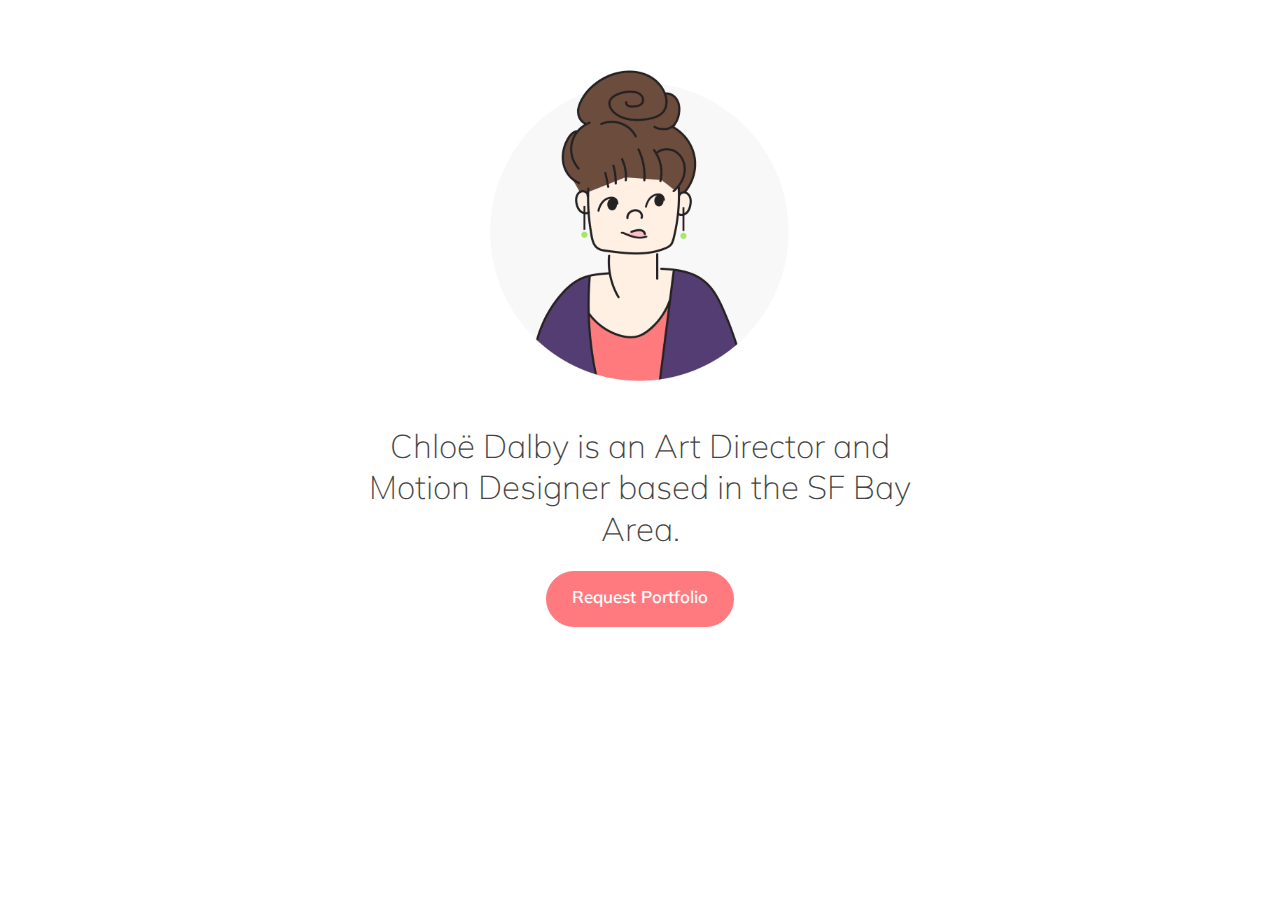
<file: index.html>
<!DOCTYPE html>

<html lang="en">
<head>
    <meta content="text/html; charset=utf-8" http-equiv="Content-Type">
    <!-- Enable responsiveness on mobile devices-->
    <meta content="width=device-width, initial-scale=1.0, maximum-scale=1"
    name="viewport">

    <title>Chloë Dalby</title>
    <!-- CSS -->
    <link href="./css/main.css" rel="stylesheet" type="text/css">
    <link href='https://fonts.googleapis.com/css?family=Muli:400,400italic'
    rel='stylesheet' type='text/css'>
    <link href="https://fonts.googleapis.com/css?family=Maitree" rel=
    "stylesheet">
    <meta content="summary" name="twitter:card">
    <meta content="@ryethoughts" name="twitter:site">
    <meta content="Chloë Dalby" name="twitter:title">
    <meta content="Art Director and Motion Designer" name=
    "twitter:description">
    <meta content="http://chloedalby.com/img/avatar.gif" name="twitter:image">
    <meta content="Chloë Dalby" property="og:title">
    <meta content="Website" property="og:type">
    <meta content="http://chloedalby.com/img/avatar.gif" property="og:image">
    <meta content="http://chloedalby.com/" property="og:url">
    <meta content="Art Director and Motion Designer" property=
    "og:description">
    <meta content="Chloë Dalby" property="og:site_name">
    <meta content="en_US" property="og:locale">
    <meta content="Chloë Dalby" property="article:author">
    <!--Favicon-->
    <link rel="shortcut icon" href="/favicon.ico" type="image/x-icon" />
</head>

<body>
    <div class="content-small bg-white">
        <div class="one-half center text-center">
            <img class="circle-portrait mb2" src="img/cut-4.gif">

            <h2 class="text-center mb1">Chloë Dalby is an Art Director and Motion Designer based in the SF Bay Area.</h2>
            <a class="button button-pink rounded-corners mb2" href="https://www.linkedin.com/in/chloe-dalby-1a24883a/">Request Portfolio</a>
        </div>
    </div>
 


<!--     <div class="content bg-light-gray">
        <h3 id="work">Selected Work</h3>


        <div class="grid grid-gutters grid-full mt1">


            <div class="grid-cell">
                <a href="http://www.chloedalby.tv">
                <div class="bg-blank top-line purple">
                    <p class="project-title">Reel</p>


                    <p class="project-description">Ideas brought to life through hand-keyframed motion design</p>
                </div></a>
            </div>


            <div class="grid-cell">
                <a href="inkling-videos.html">
                <div class="bg-blank top-line periwinkle">
                    <p class="project-title">Marketing Videos</p>


                    <p class="project-description">Visual stories that
                    engage the audience and drive lead generation</p>
                </div></a>
            </div>


            <div class="grid-cell">
                <a href="inkling-content-customer-showcase.html">
                <div class="bg-blank top-line seafoam">
                    <p class="project-title">Content Design</p>


                    <p class="project-description">Best-in-class Inkling
                    content, from design to development</p>
                </div></a>
            </div>


            <div class="grid-cell">
                <a href="inkling-axis.html">
                <div class="bg-blank top-line lime">
                    <div class="transition">
                        <p class="project-title">App Icon Design</p>


                        <p class="project-description">Branding for Inkling’s
                        first enterprise SaaS application, Inkling Axis</p>
                    </div>
                </div></a>
            </div>


            <div class="grid-cell">
                <a href="inkling-fun.html">
                <div class="bg-blank top-line coral">
                    <p class="project-title">The Fun Stuff</p>


                    <p class="project-description">Delightful design projects
                    that enrich company culture</p>
                </div></a>
            </div>
        </div>
    </div>


    <footer>
        <div class="content-small bg-deep-purp">
            <div class="grid grid-gutters grid-full max-500 footer mb0">
                <div class="grid-cell">
                    <h3 class="white text-center"><a class=
                    "link-inline-reverse" href=
                    "http://www.chloedalby.com">Home</a>
                    </h3>
                </div>


                <div class="grid-cell">
                    <h3 class="white text-center"><a class=
                    "link-inline-reverse" href=
                    "http://www.chloedalby.com/about">About</a>
                    </h3>
                </div>


                <div class="grid-cell">
                    <h3 class="white text-center"><a class=
                    "link-inline-reverse" href=
                    "https://www.dropbox.com/s/kjav4clgzis90k5/chloe_dalby_resume.pdf?dl=0">Résumé</a>
                    </h3>
                </div>


                <div class="grid-cell text-center">
                    <a href="https://dribbble.com/chloedalby"><img class=
                    "social-icon" src=
                    "img/logo-dribbble.svg"></a>
                    <a href=
                    "https://vimeo.com/chloedalby"><img class="social-icon"
                    src=
                    "img/logo-vimeo.svg"></a>
                    <a href=
                    "https://www.linkedin.com/in/chloe-dalby-1a24883a"><img class="social-icon"
                    src=
                    "img/logo-linkedin.svg"></a>
                </div>
            </div>
        </div> -->
<!--     </footer> -->
      
</body>
</html>
</file>
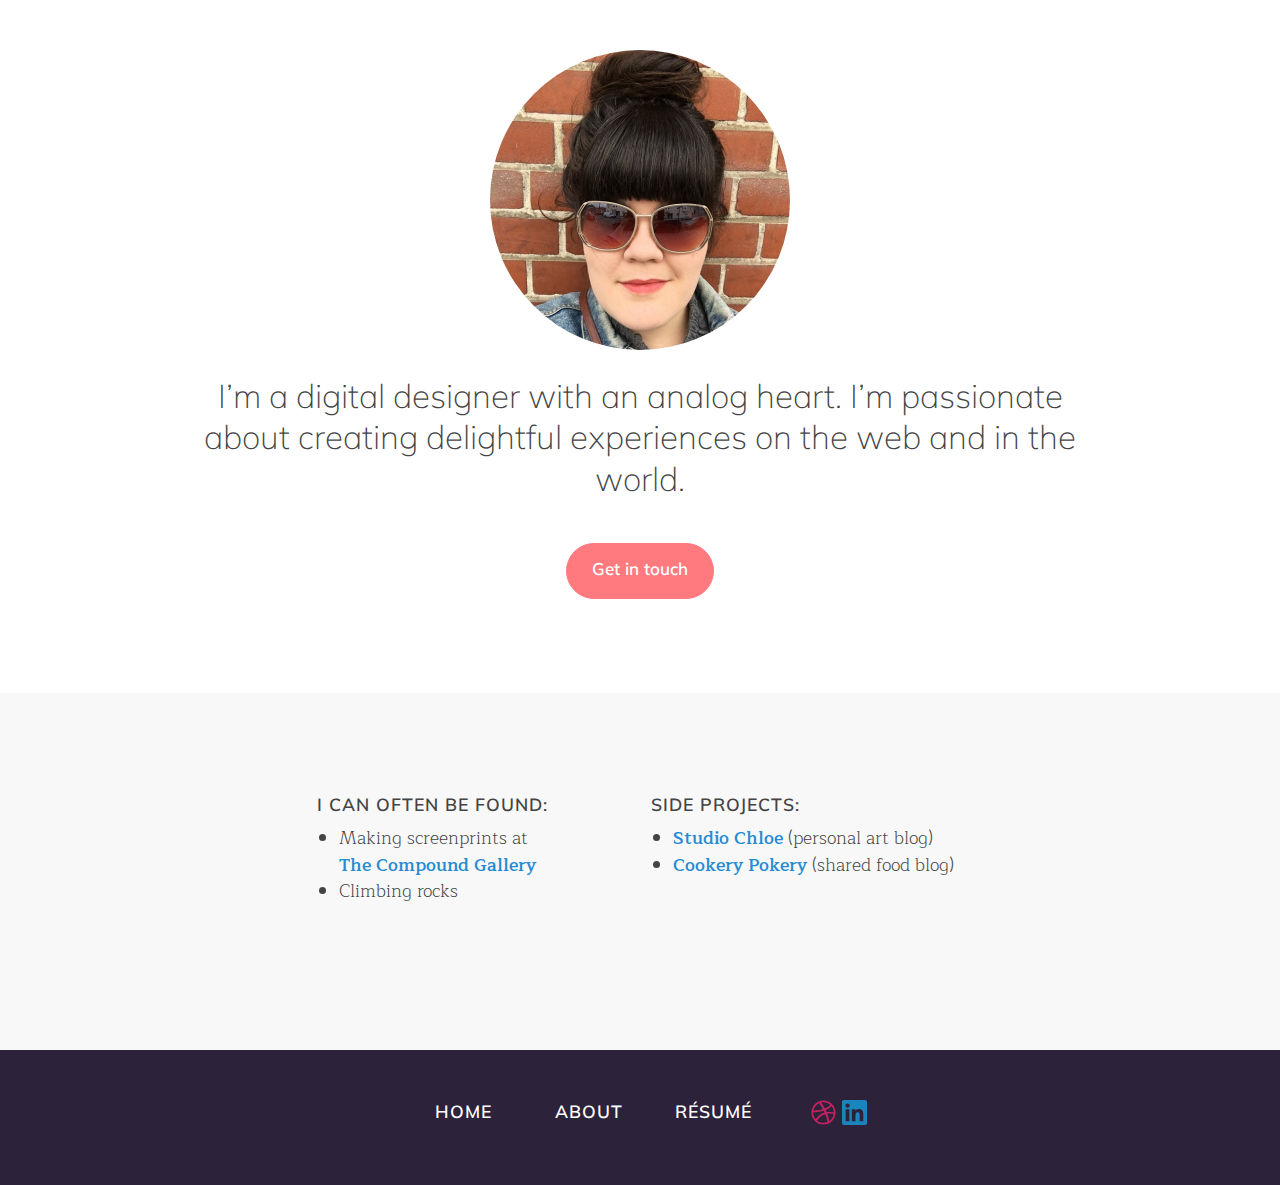
<file: about.html>
<!DOCTYPE html>

<html lang="en">
<head>
    <meta content="text/html; charset=utf-8" http-equiv="Content-Type">
    <!-- Enable responsiveness on mobile devices-->
    <meta content="width=device-width, initial-scale=1.0, maximum-scale=1"
    name="viewport">

    <title>Chloë Dalby</title>
    <!-- CSS -->
    <link href="./css/main.css" rel="stylesheet" type="text/css">
    <link href='https://fonts.googleapis.com/css?family=Muli:400,400italic'
    rel='stylesheet' type='text/css'>
    <link href="https://fonts.googleapis.com/css?family=Maitree" rel=
    "stylesheet">
    <meta content="summary" name="twitter:card">
    <meta content="@ryethoughts" name="twitter:site">
    <meta content="Chloë Dalby" name="twitter:title">
    <meta content="A multi-tool designer in digital and analog media" name=
    "twitter:description">
    <meta content="http://chloedalby.com/img/avatar.gif" name="twitter:image">
    <meta content="Chloë Dalby" property="og:title">
    <meta content="Website" property="og:type">
    <meta content="http://chloedalby.com/img/avatar.gif" property="og:image">
    <meta content="http://chloedalby.com/" property="og:url">
    <meta content="A multi-tool designer in digital and analog media" property=
    "og:description">
    <meta content="Chloë Dalby" property="og:site_name">
    <meta content="en_US" property="og:locale">
    <meta content="Chloë Dalby" property="article:author">
    <!--Favicon-->
    <link rel="shortcut icon" href="/favicon.ico" type="image/x-icon" />
</head>

<body>
    <div class="content-small bg-white">
        <div class="three-fourths center">
            <a href="index.html"><img class="circle-portrait photo mb2" src=
            "img/me.jpg"></a>

            <h2 class="text-center mb2">I’m a digital designer with an analog
            heart. I’m passionate about creating delightful experiences on the
            web and in the world.</h2>
        </div>


        <div class="text-center mb2">
            <a class="button button-pink rounded-corners" href=
            "mailto:hi@chloedalby.com">Get in touch</a>
        </div>
    </div>


    <div class="content-extra-large bg-light-gray">
        <div class="two-thirds center">
            <div class="grid grid-gutters grid-full">
                <div class="grid-cell">
                    <h3 class="text-left">I can often be found:</h3>


                    <ul>
                        <li>Making screenprints at <br/><a class="link-inline" href="http://thecompoundgallery.com/">The Compound Gallery</a></li>


                        <li>Climbing rocks</li>

                    </ul>
                </div>


                <div class="grid-cell">
                    <h3 class="text-left">Side Projects:</h3>


                    <ul>
                         
                        <li>
                            <a class="link-inline" href=
                            "http://www.chloedalby.tumblr.com">Studio Chloe</a>
                            (personal art blog)
                        </li>


                        <li>
                            <a class="link-inline" href=
                            "http://cookerypokery.tumblr.com/">Cookery
                            Pokery</a> (shared food blog)
                        </li>
                    </ul>
                </div>
            </div>
        </div>
    </div>


    <footer>
        <div class="content-small bg-deep-purp">
            <div class="grid grid-gutters grid-full max-500 footer mb0">
                <div class="grid-cell">
                    <h3 class="white text-center"><a class=
                    "link-inline-reverse" href=
                    "http://www.chloedalby.com">Home</a>
                    </h3>
                </div>


                <div class="grid-cell">
                    <h3 class="white text-center"><a class=
                    "link-inline-reverse" href=
                    "http://www.chloedalby.com/about">About</a>
                    </h3>
                </div>


                <div class="grid-cell">
                    <h3 class="white text-center"><a class=
                    "link-inline-reverse" href=
                    "https://www.dropbox.com/s/kjav4clgzis90k5/chloe_dalby_resume.pdf?dl=0">Résumé</a>
                    </h3>
                </div>


                <div class="grid-cell text-center">
                    <a href="https://dribbble.com/chloedalby"><img class=
                    "social-icon" src=
                    "img/logo-dribbble.svg"></a>
                    <a href=
                    "https://www.linkedin.com/in/chloe-dalby-1a24883a"><img class="social-icon"
                    src=
                    "img/logo-linkedin.svg"></a>
                </div>
            </div>
        </div>
    </footer>
</body>
</html>
</file>
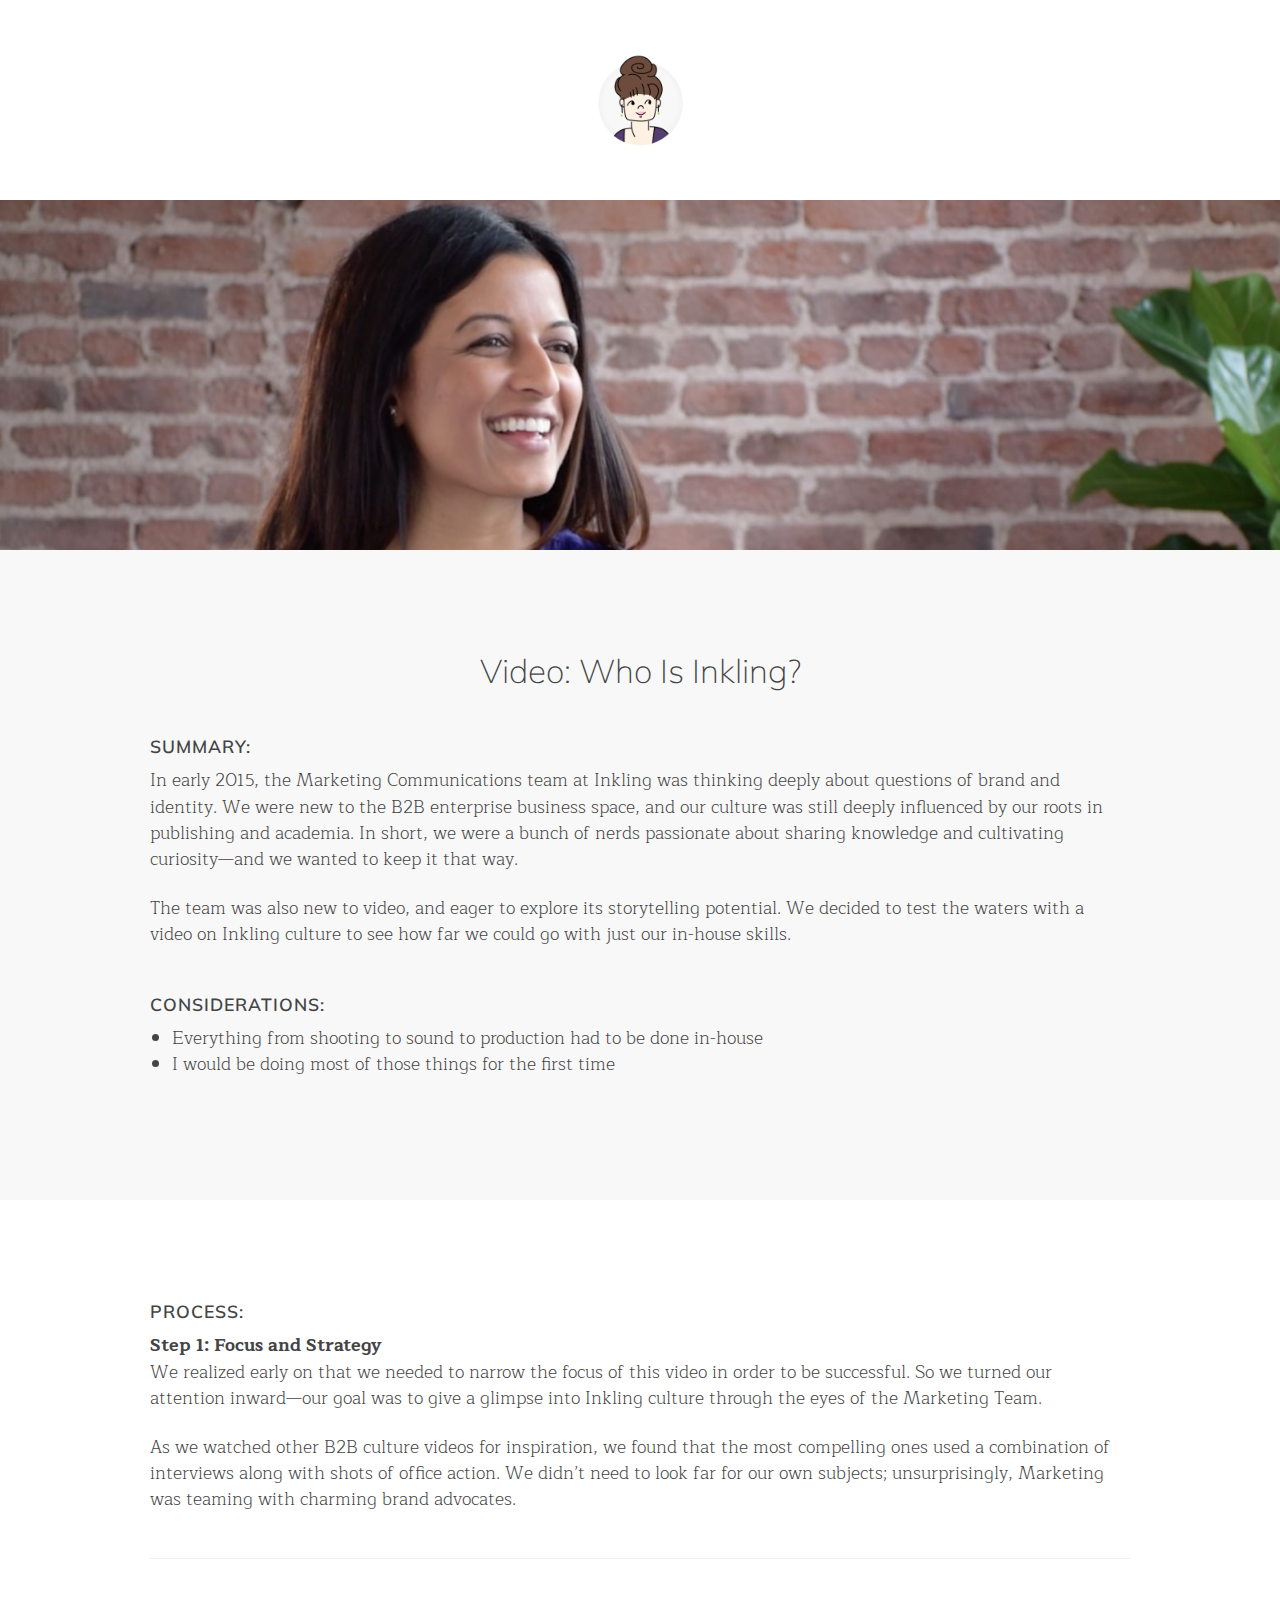
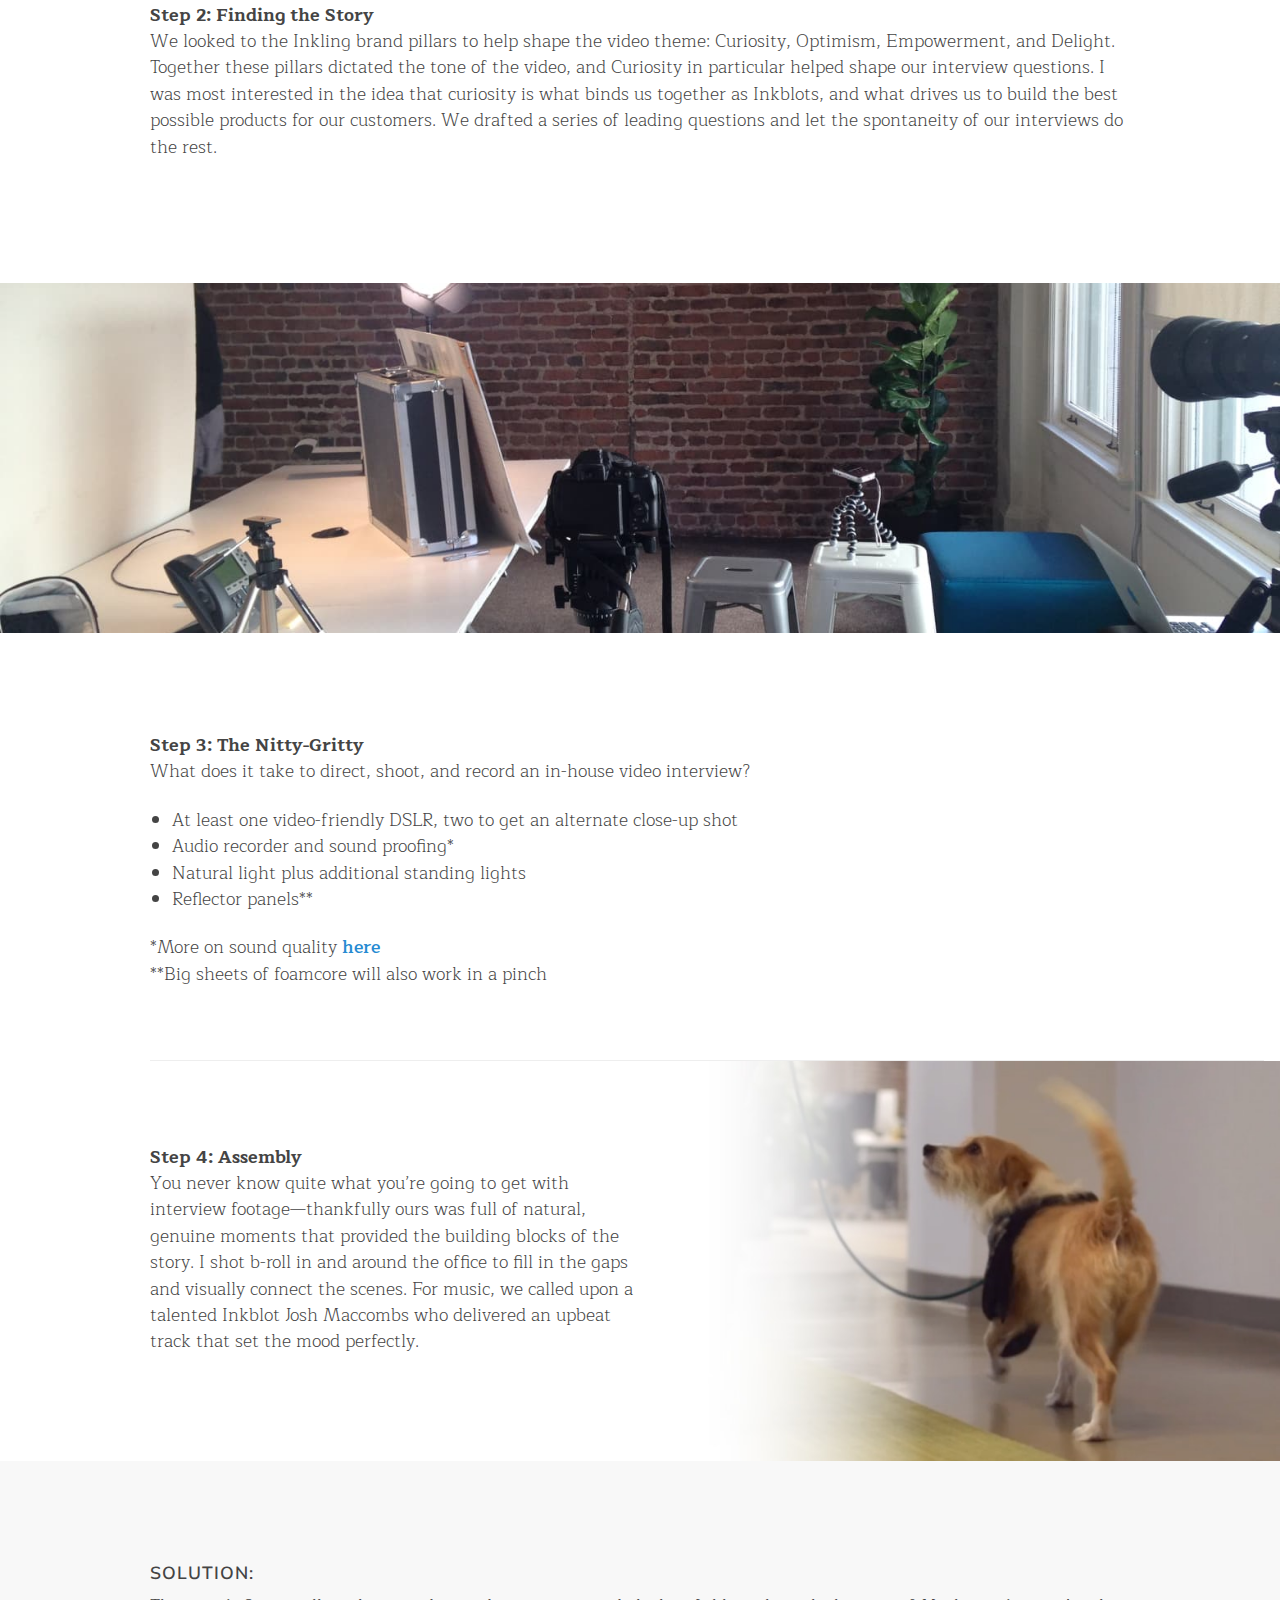
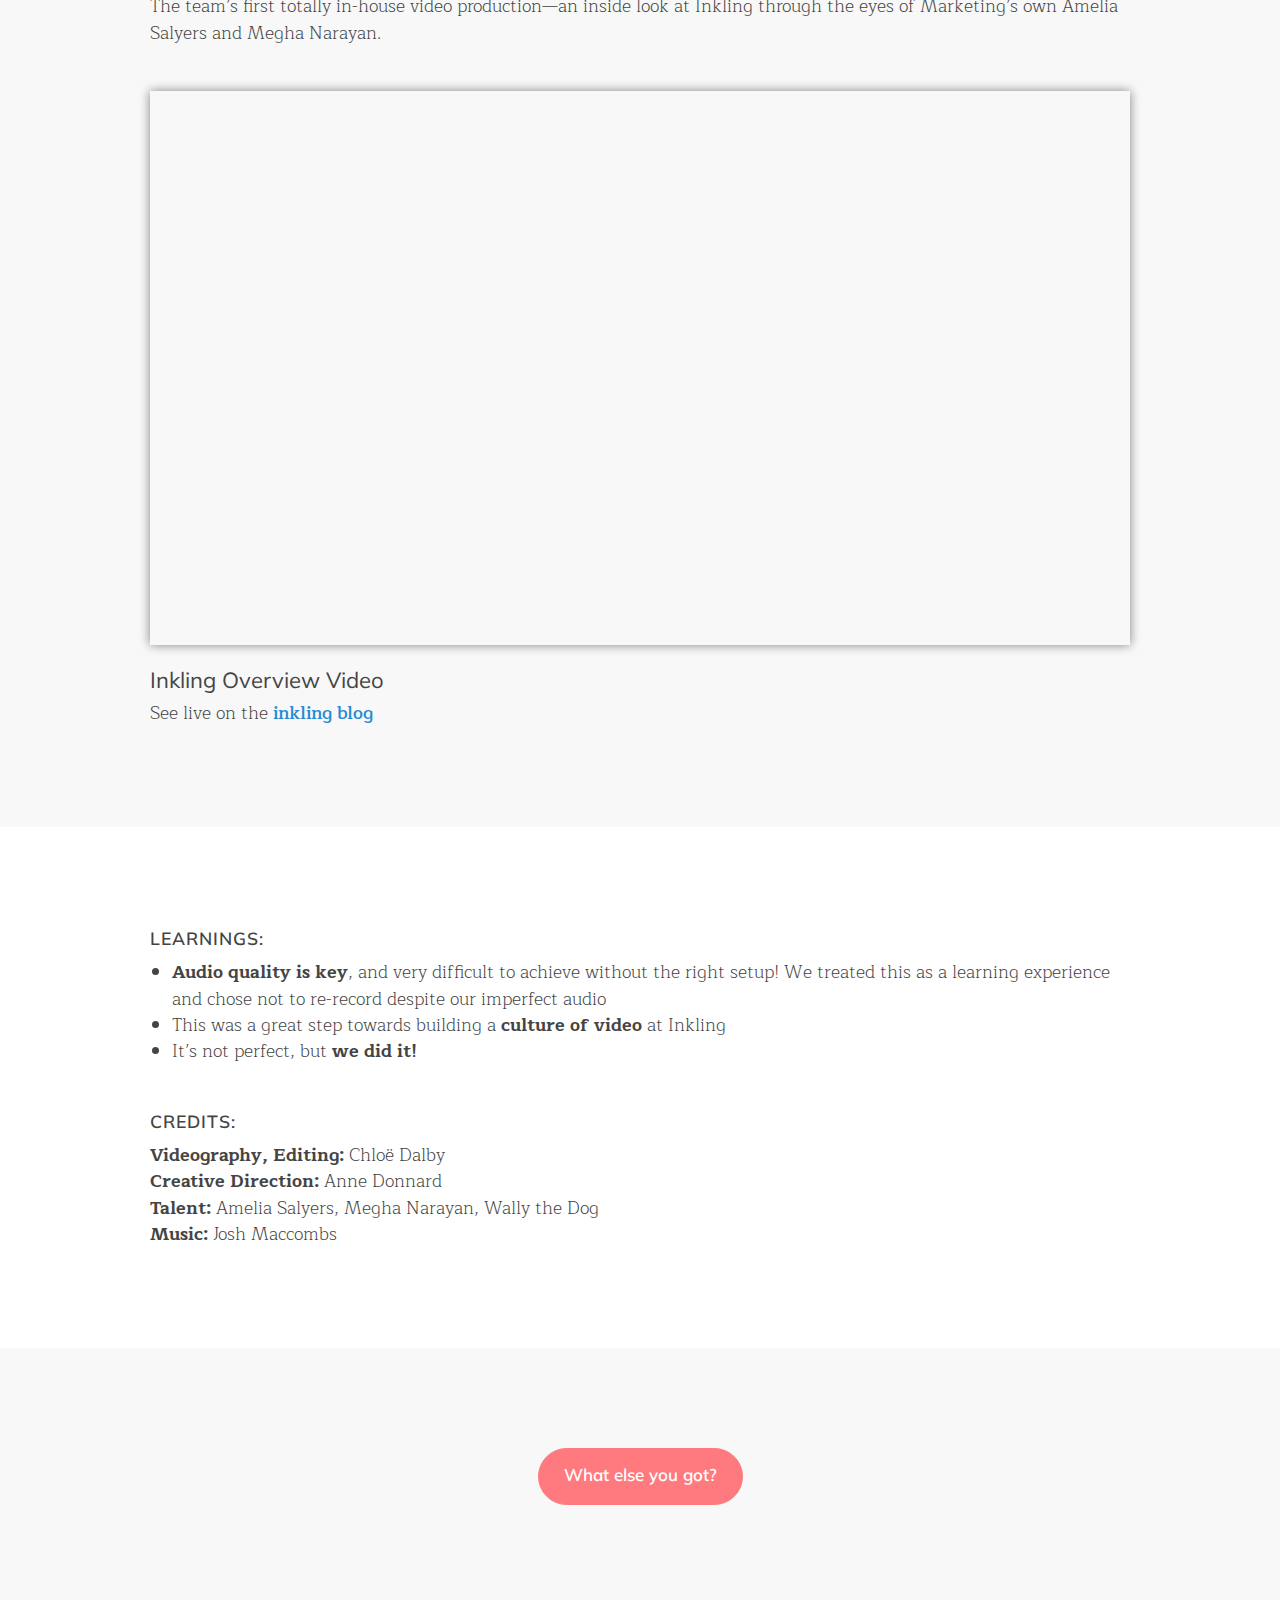
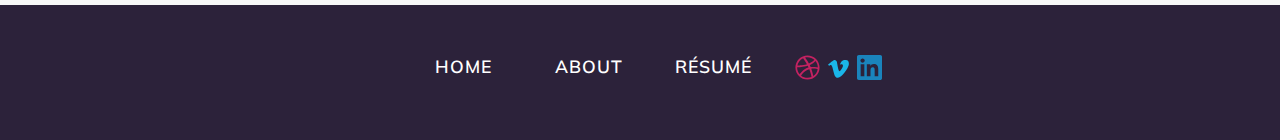
<file: inkling-aai-video.html>
<!DOCTYPE html>

<html lang="en">
<head>
    <meta content="text/html; charset=utf-8" http-equiv="Content-Type">
    <!-- Enable responsiveness on mobile devices-->
    <meta content="width=device-width, initial-scale=1.0, maximum-scale=1"
    name="viewport">

    <title>Case Study: Who Is Inkling?</title>
    <!-- CSS -->
    <link href="./css/main.css" rel="stylesheet" type="text/css">
    <link href='https://fonts.googleapis.com/css?family=Muli:400,400italic'
    rel='stylesheet' type='text/css'>
    <link href="https://fonts.googleapis.com/css?family=Maitree" rel=
    "stylesheet">
    <!-- Icons -->
    <link href="https://afeld.github.io/emoji-css/emoji.css" rel="stylesheet">
    <meta content="summary" name="twitter:card">
    <meta content="@ryethoughts" name="twitter:site">
    <meta content="Chloë Dalby" name="twitter:title">
    <meta content="A multi-tool designer in digital and analog media" name=
    "twitter:description">
    <meta content="http://chloedalby.com/img/avatar.gif" name="twitter:image">
    <meta content="Chloë Dalby" property="og:title">
    <meta content="Website" property="og:type">
    <meta content="http://chloedalby.com/img/avatar.gif" property="og:image">
    <meta content="http://chloedalby.com/" property="og:url">
    <meta content="A multi-tool designer in digital and analog media" property=
    "og:description">
    <meta content="Chloë Dalby" property="og:site_name">
    <meta content="en_US" property="og:locale">
    <meta content="Chloë Dalby" property="article:author">
    <!--Favicon-->
    <link rel="shortcut icon" href="/favicon.ico" type="image/x-icon" />
</head>

<body>
    <div class="menu-container">
        <div class="nav-avatar">
            <a href="index.html"><img src="img/avatar.gif"></a>
        </div>
    </div>


    <div class="full-bleed">
        <div class="hero hero-video-4">
        </div>
    </div>


    <div class="content-extra-large bg-light-gray">
        <div>
            <h2 class="text-center mb2">Video: Who Is Inkling?</h2>
        </div>


        <div class="mb2">
            <h3 class="text-left">Summary:</h3>


            <p>In early 2015, the Marketing Communications
            team at Inkling was thinking deeply about questions of brand and
            identity. We were new to the B2B enterprise business space, and our
            culture was still deeply influenced by our roots in publishing and
            academia. In short, we were a bunch of nerds passionate about
            sharing knowledge and cultivating curiosity—and we wanted to keep
            it that way.</p>


            <p>The team was also new to video, and eager to
            explore its storytelling potential. We decided to test the waters
            with a video on Inkling culture to see how far we could go with
            just our in-house skills.</p>
        </div>


        <div>
            <h3 class="text-left">Considerations:</h3>


            <ul>
                <li>Everything from shooting to sound to
                production had to be done in-house</li>


                <li>I would be doing most of those things
                for the first time</li>
            </ul>
        </div>
    </div>


    <div class="content-extra-large bg-white">
        <h3 class="text-left">Process:</h3>


        <p><b>Step 1: Focus and Strategy</b><br>
        We realized early on that we needed to narrow the focus of this video
        in order to be successful. So we turned our attention inward—our goal
        was to give a glimpse into Inkling culture through the eyes of the
        Marketing Team.</p>


        <p class=" mb2">As we watched other B2B culture videos for
        inspiration, we found that the most compelling ones used a combination
        of interviews along with shots of office action. We didn’t need to look
        far for our own subjects; unsurprisingly, Marketing was teaming with
        charming brand advocates.</p>

        <hr class="mb2">


        <p><b>Step 2: Finding the Story</b><br>
        We looked to the Inkling brand pillars to help shape the video theme:
        Curiosity, Optimism, Empowerment, and Delight. Together these pillars
        dictated the tone of the video, and Curiosity in particular helped
        shape our interview questions. I was most interested in the idea that
        curiosity is what binds us together as Inkblots, and what drives us to
        build the best possible products for our customers. We drafted a series
        of leading questions and let the spontaneity of our interviews do the
        rest.</p>
    </div>


    <div class="full-bleed">
        <div class="hero hero-video-5">
        </div>
    </div>


    <div class="content-extra-large bg-white pb1">
        <p><b>Step 3: The Nitty-Gritty</b><br>
        What does it take to direct, shoot, and record an in-house video
        interview?</p>


        <ul>
            <li>At least one video-friendly DSLR, two to get
            an alternate close-up shot</li>


            <li>Audio recorder and sound proofing*</li>


            <li>Natural light plus additional standing
            lights</li>


            <li>Reflector panels**</li>
        </ul>


        <p>*More on sound quality <a class="link-inline"
        href="#audio">here</a><br>
        **Big sheets of foamcore will also work in a pinch</p>

    </div>


     <hr class="margin-extra-large mt0 mobile">
    <hr class="m0 image-border">


    <div class="bg-white full-bleed">
        <div class="grid aligner grid-full">
            <div class="grid-cell-mid aligner-item push-left">
                <p><b>Step 4: Assembly</b><br>
                You never know quite what you’re going to get with interview
                footage—thankfully ours was full of natural, genuine moments
                that provided the building blocks of the story. I shot b-roll
                in and around the office to fill in the gaps and visually
                connect the scenes. For music, we called upon a talented
                Inkblot Josh Maccombs who delivered an upbeat track that set
                the mood perfectly.</p>
            </div>


            <div class="grid-cell-mid aligner-item hero hero-video-6">
            </div>
        </div>
    </div>


    <div class="content-extra-large bg-light-gray">
        <div class="mb2">
            <h3 class="text-left">Solution:</h3>


            <p>The team’s first totally in-house video
            production—an inside look at Inkling through the eyes of
            Marketing’s own Amelia Salyers and Megha Narayan.</p>
        </div>


        <div class="video-wrapper one-up-vid mb1">
            <iframe allowfullscreen="allowfullscreen" frameborder="0" height=
            "450" id="player0" name="player0" src=
            "https://player.vimeo.com/video/171447893?title=0&byline=0&portrait=0"
            width="800"></iframe>
        </div>


        <h4 class="mt1">Inkling Overview Video</h4>


        <p class="mb0">See live on the <a class="link-inline" href=
        "https://www.inkling.com/blog/2015/03/video-behind-the-scenes-inklings-marketing-team/">
        inkling blog</a></p>
    </div>


    <div class="content-extra-large bg-white">
        <div class="mb2">
            <h3 class="text-left">Learnings:</h3>


            <ul>
                <li id="audio"><b>Audio quality is key</b>,
                and very difficult to achieve without the right setup! We
                treated this as a learning experience and chose not to
                re-record despite our imperfect audio</li>


                <li>This was a great step towards building a
                <b>culture of video</b> at Inkling</li>


                <li>It’s not perfect, but <b>we did it!</b>
                <i class="em em-muscle"></i></li>
            </ul>
        </div>


        <div>
            <h3 class="text-left">Credits:</h3>


            <p class="mb0"><b>Videography, Editing:</b> Chloë Dalby<br>
            <b>Creative Direction:</b> Anne Donnard<br>
            <b>Talent:</b> Amelia Salyers, Megha Narayan, Wally the Dog<br>
            <b>Music:</b> Josh Maccombs<br></p>
        </div>
    </div>


    <div class="content-extra-large bg-light-gray">
        <div class="text-center">
            <a class="button button-pink rounded-corners" href=
            "index.html#work">What else you got?</a>
        </div>
    </div>


    <footer>
        <div class="content-small bg-deep-purp">
            <div class="grid grid-gutters grid-full max-500 footer mb0">
                <div class="grid-cell">
                    <h3 class="white text-center"><a class=
                    "link-inline-reverse" href=
                    "http://www.chloedalby.com">Home</a>
                    </h3>
                </div>


                <div class="grid-cell">
                    <h3 class="white text-center"><a class=
                    "link-inline-reverse" href=
                    "http://www.chloedalby.com/about">About</a>
                    </h3>
                </div>


                <div class="grid-cell">
                    <h3 class="white text-center"><a class=
                    "link-inline-reverse" href=
                    "https://www.dropbox.com/s/kjav4clgzis90k5/chloe_dalby_resume.pdf?dl=0">Résumé</a>
                    </h3>
                </div>


                 <div class="grid-cell text-center">
                    <a href="https://dribbble.com/chloedalby"><img class=
                    "social-icon" src=
                    "img/logo-dribbble.svg"></a>
                    <a href=
                    "https://vimeo.com/chloedalby"><img class="social-icon"
                    src=
                    "img/logo-vimeo.svg"></a>
                    <a href=
                    "https://www.linkedin.com/in/chloe-dalby-1a24883a"><img class="social-icon"
                    src=
                    "img/logo-linkedin.svg"></a>
                </div>
            </div>
        </div>
    </footer>
</body>
</html>
</file>
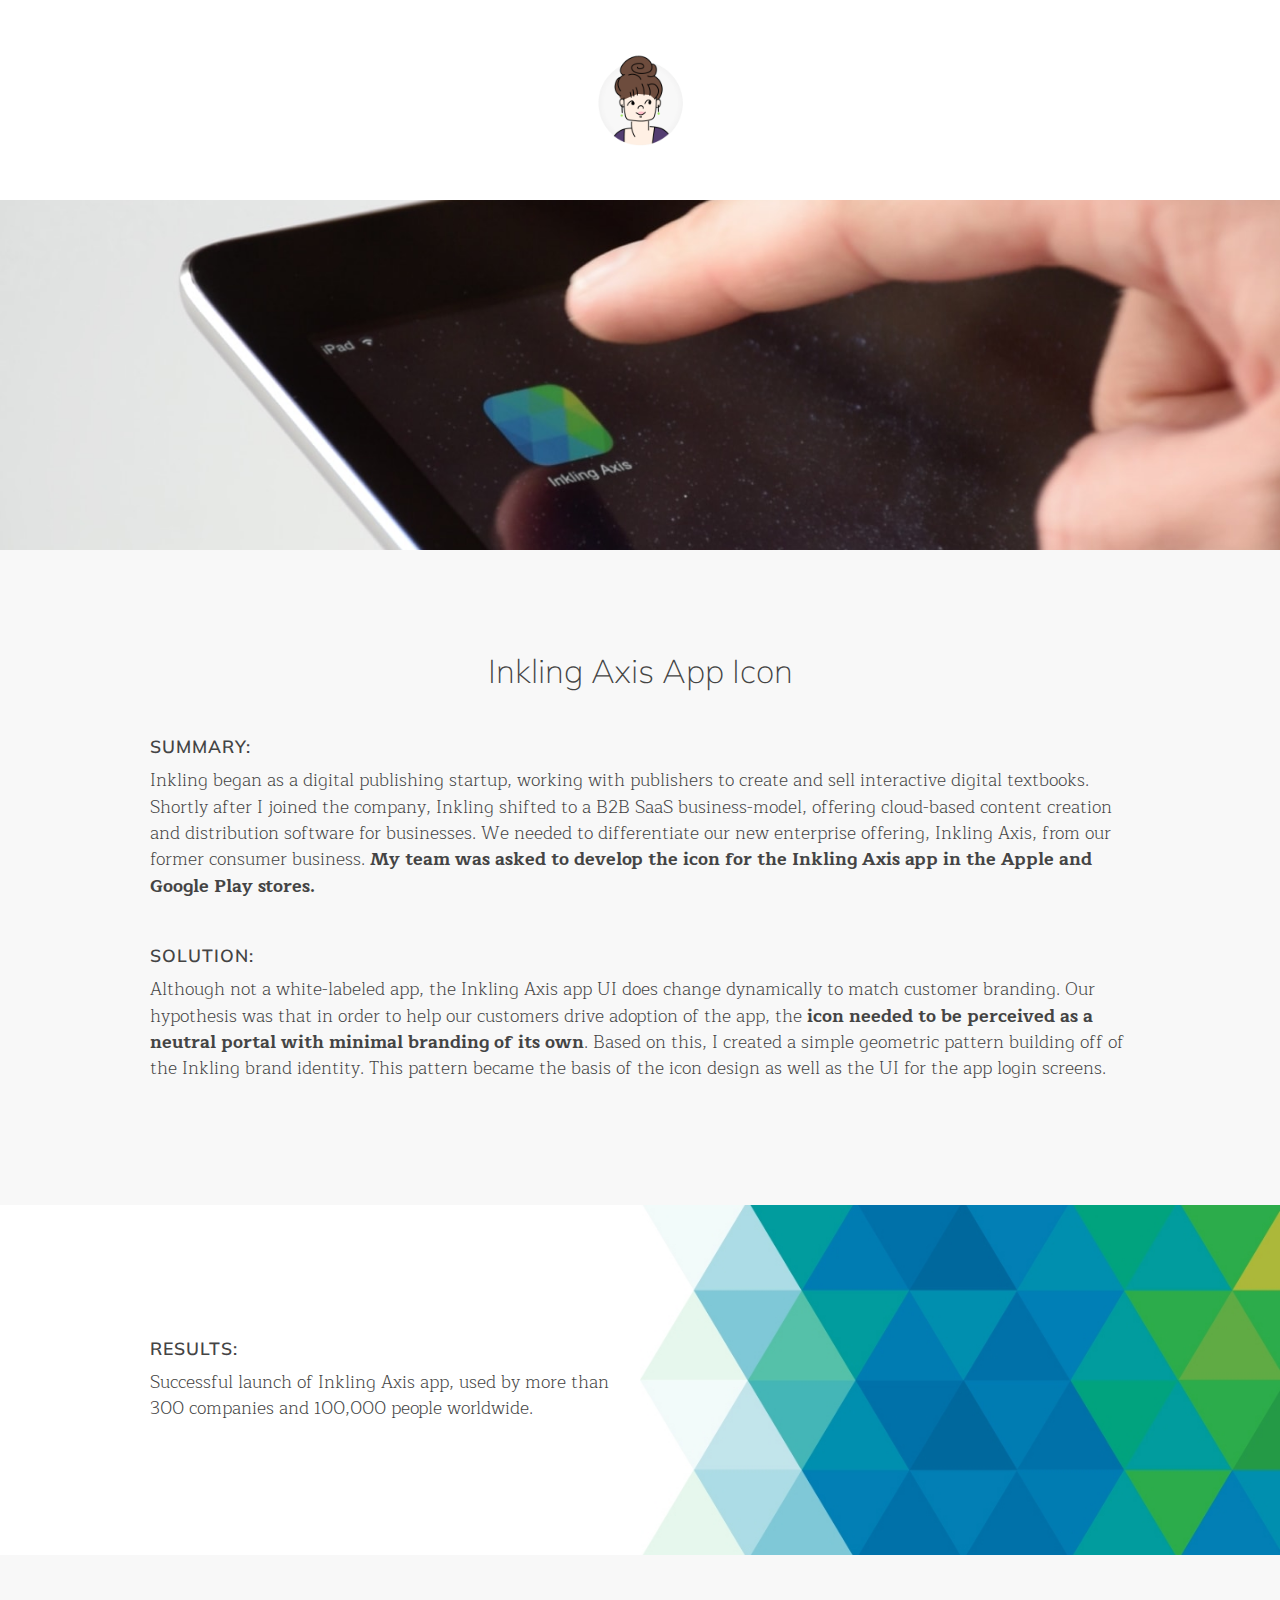
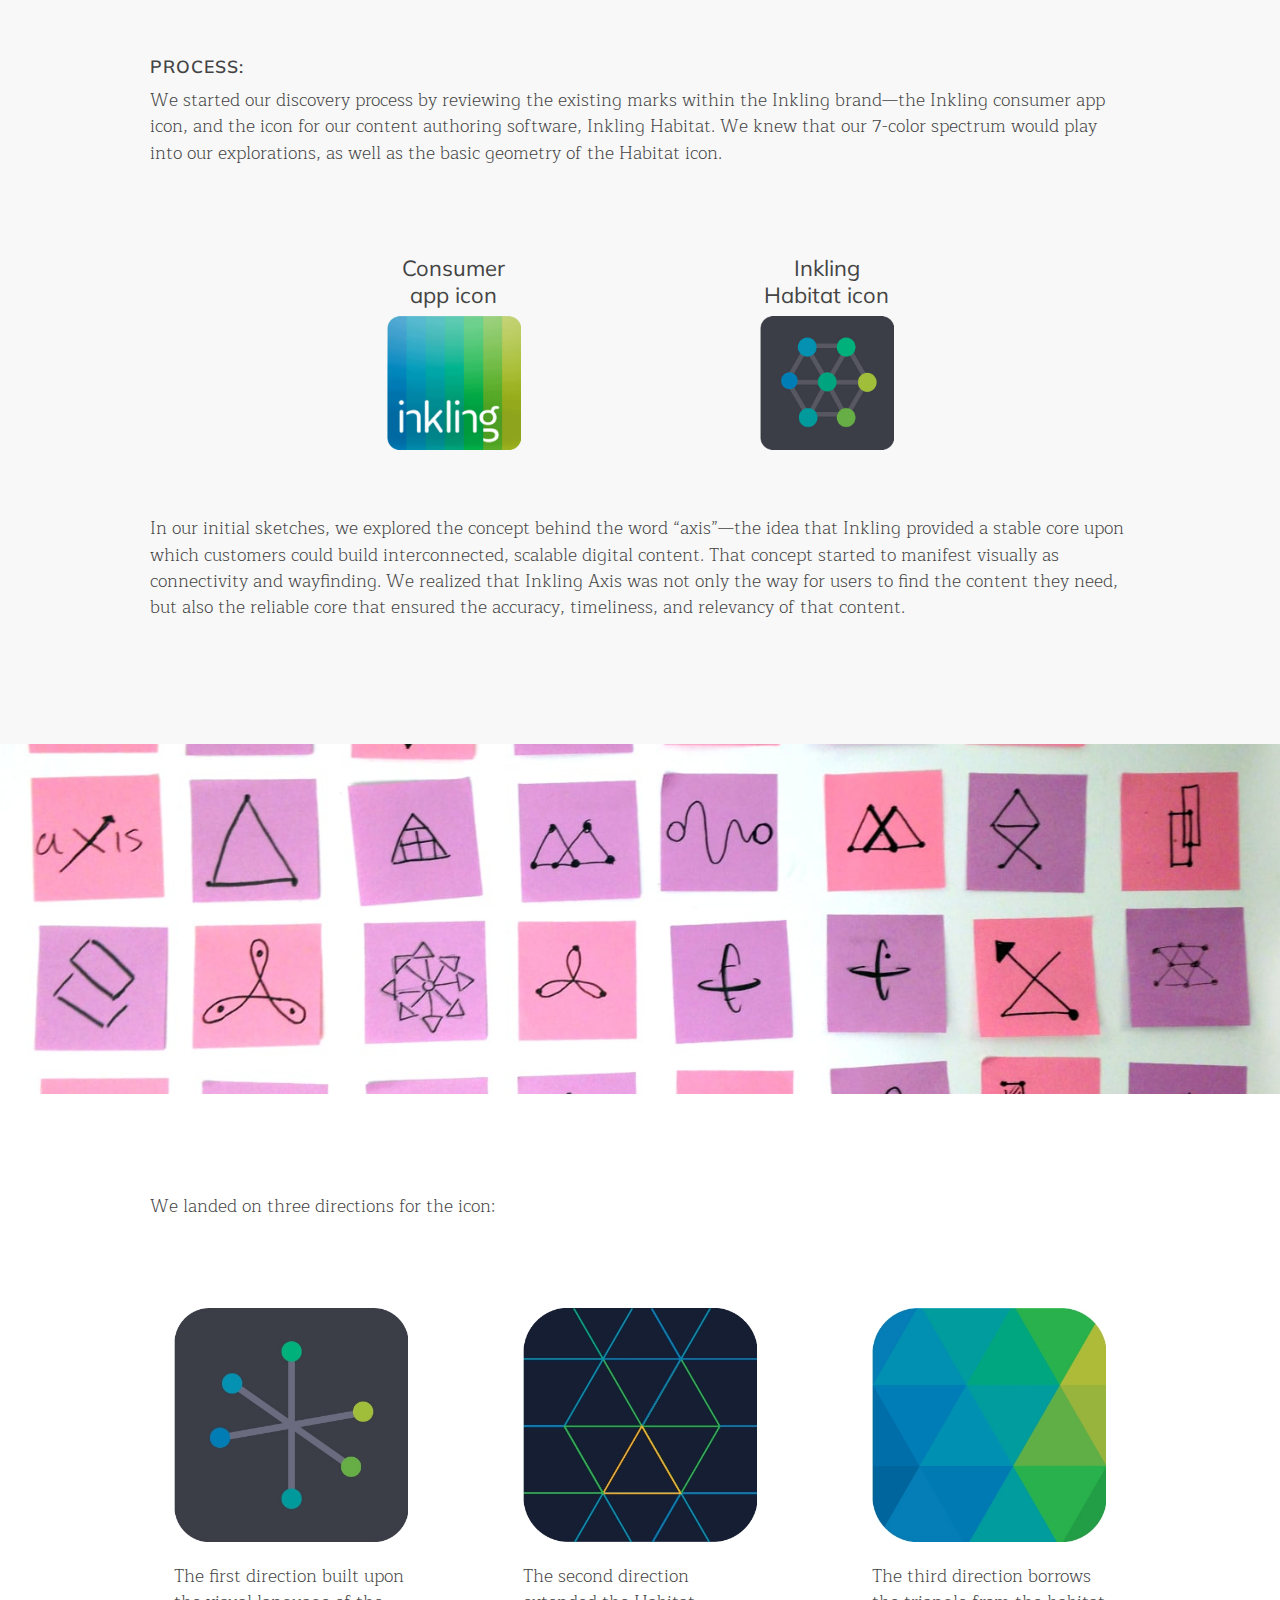
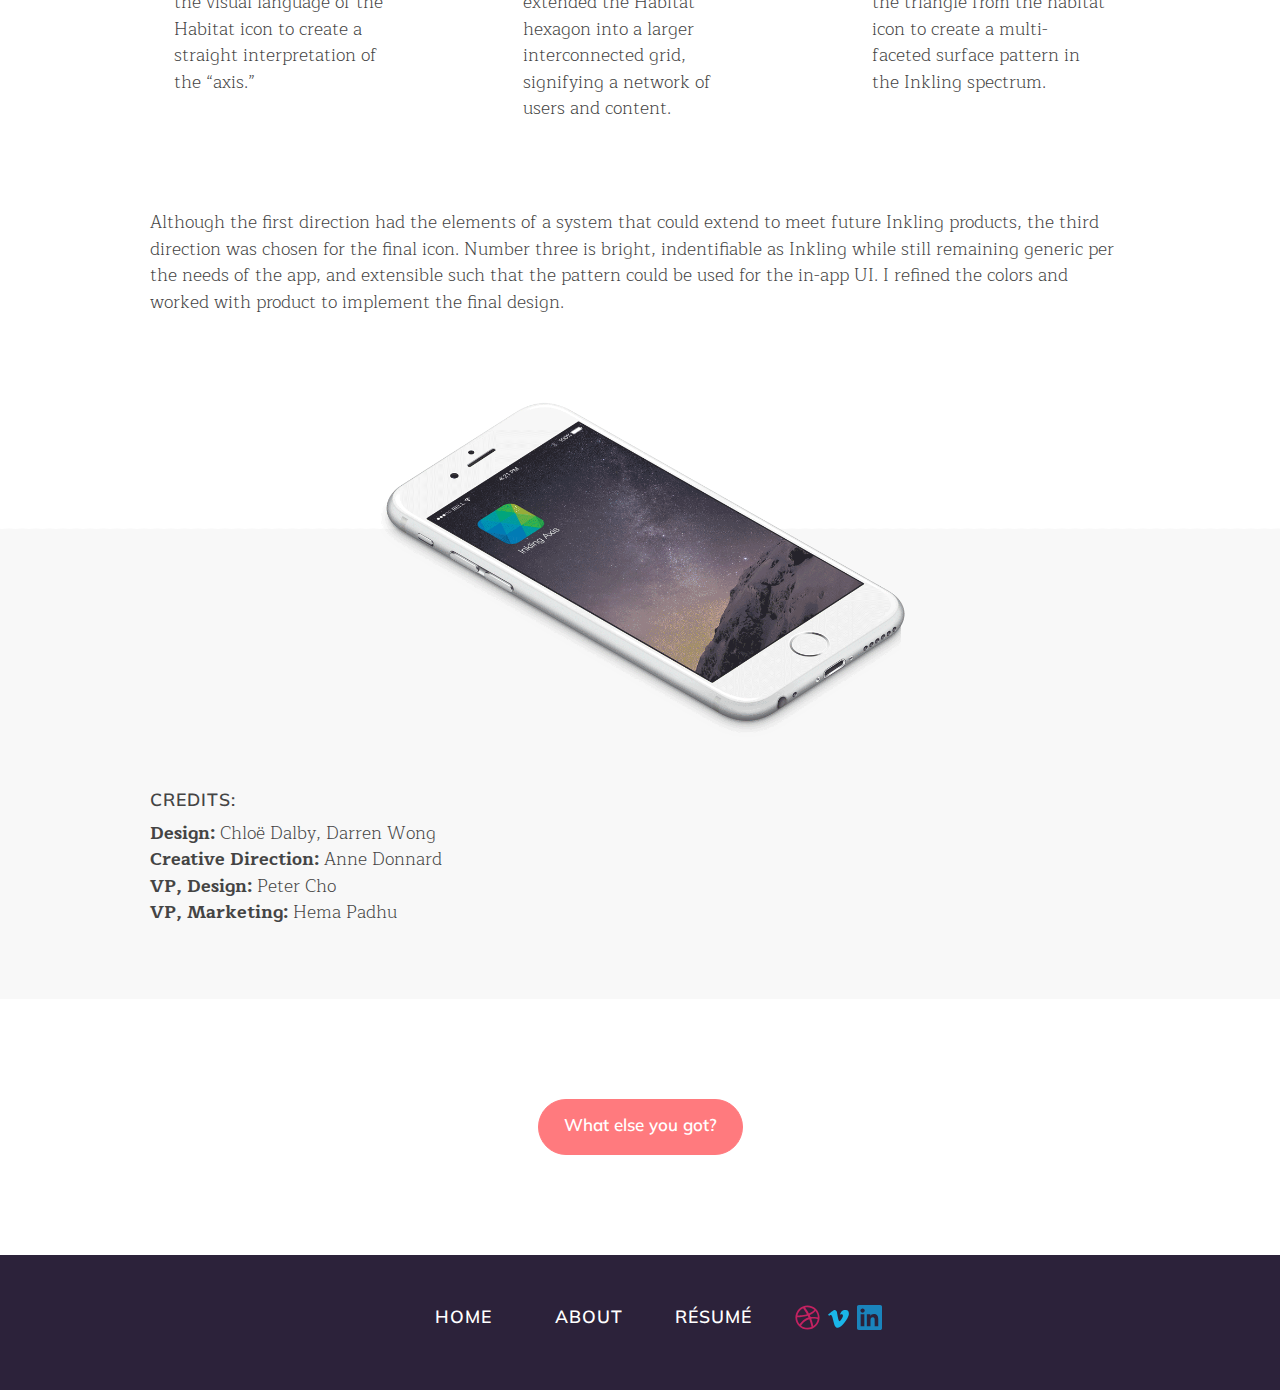
<file: inkling-axis.html>
<!DOCTYPE html>

<html lang="en">
<head>
    <meta content="text/html; charset=utf-8" http-equiv="Content-Type">
    <!-- Enable responsiveness on mobile devices-->
    <meta content="width=device-width, initial-scale=1.0, maximum-scale=1"
    name="viewport">

    <title>Chloë Dalby</title>
    <!-- CSS -->
    <link href="./css/main.css" rel="stylesheet" type="text/css">
    <link href='https://fonts.googleapis.com/css?family=Muli:400,400italic'
    rel='stylesheet' type='text/css'>
    <link href="https://fonts.googleapis.com/css?family=Maitree" rel=
    "stylesheet">
    <meta content="summary" name="twitter:card">
    <meta content="@ryethoughts" name="twitter:site">
    <meta content="Chloë Dalby" name="twitter:title">
    <meta content="A multi-tool designer in digital and analog media" name=
    "twitter:description">
    <meta content="http://chloedalby.com/img/avatar.gif" name="twitter:image">
    <meta content="Chloë Dalby" property="og:title">
    <meta content="Website" property="og:type">
    <meta content="http://chloedalby.com/img/avatar.gif" property="og:image">
    <meta content="http://chloedalby.com/" property="og:url">
    <meta content="A multi-tool designer in digital and analog media" property=
    "og:description">
    <meta content="Chloë Dalby" property="og:site_name">
    <meta content="en_US" property="og:locale">
    <meta content="Chloë Dalby" property="article:author">
    <!--Favicon-->
    <link rel="shortcut icon" href="/favicon.ico" type="image/x-icon" />
</head>

<body>
    <div class="menu-container">
        <div class="nav-avatar">
            <a href="index.html"><img src="img/avatar.gif"></a>
        </div>
    </div>


    <div class="full-bleed">
        <div class="hero hero-axis-1">
        </div>
    </div>


    <div class="content-extra-large bg-light-gray">
        <div>
            <h2 class="text-center mb2">Inkling Axis App Icon</h2>
        </div>


        <div class="mb2">
            <h3 class="text-left">Summary:</h3>


            <p>Inkling began as a digital publishing
            startup, working with publishers to create and sell interactive
            digital textbooks. Shortly after I joined the company, Inkling
            shifted to a B2B SaaS business-model, offering cloud-based content
            creation and distribution software for businesses. We needed to
            differentiate our new enterprise offering, Inkling Axis, from our
            former consumer business. <b>My team was asked to develop the icon
            for the Inkling Axis app in the Apple and Google Play
            stores.</b></p>
        </div>


        <div>
            <h3 class="text-left">Solution:</h3>


            <p>Although not a white-labeled app, the Inkling
            Axis app UI does change dynamically to match customer branding. Our
            hypothesis was that in order to help our customers drive adoption
            of the app, the <b>icon needed to be perceived as a neutral portal
            with minimal branding of its own</b>. Based on this, I created a
            simple geometric pattern building off of the Inkling brand
            identity. This pattern became the basis of the icon design as well
            as the UI for the app login screens.</p>
        </div>
    </div>


    <div class="bg-white full-bleed">
        <div class="grid aligner grid-full two-up">
            <div class="grid-cell aligner-item">
                <h3 class="text-left">Results:</h3>


                <p>Successful launch of Inkling Axis app,
                used by more than 300 companies and 100,000 people worldwide.</p>
            </div>


            <div class="grid-cell aligner-item hero hero-axis-4">
            </div>
        </div>
    </div>


    <div class="content-extra-large bg-light-gray">
        <h3 class="text-left">Process:</h3>


        <p>We started our discovery process by reviewing the
        existing marks within the Inkling brand—the Inkling consumer app icon,
        and the icon for our content authoring software, Inkling Habitat. We
        knew that our 7-color spectrum would play into our explorations, as
        well as the basic geometry of the Habitat icon.</p>


        <div class="grid grid-gutters-large grid-full mt1 mb3 bleed-padding">
            <div class="grid-cell-icon center img-200-grid">
            <h4 class="text-center">Consumer app icon</h4>
            <img src="img/inkling-consumer-icon.gif">
            </div>


            <div class="grid-cell-icon center img-200-grid">
            <h4 class="text-center">Inkling Habitat icon</h4>
            <img src="img/inkling-habitat-icon.gif">
            </div>
        </div>


        <p>In our initial sketches, we explored the concept
        behind the word “axis”—the idea that Inkling provided a stable core
        upon which customers could build interconnected, scalable digital
        content. That concept started to manifest visually as connectivity and
        wayfinding. We realized that Inkling Axis was not only the way for
        users to find the content they need, but also the reliable core that
        ensured the accuracy, timeliness, and relevancy of that content.</p>
    </div>


    <div class="full-bleed">
        <div class="hero hero-axis-2">
        </div>
    </div>


    <div class="content-extra-large bg-white pb1">
        <p>We landed on three directions for the icon:</p>


        <div class="grid grid-gutters-large grid-full mt1">
            <div class="grid-cell-icon center img-300-grid">
                <img class="mb1" src="img/axis-icon-1.jpg">

                <p>The first direction built upon the visual
                language of the Habitat icon to create a straight
                interpretation of the “axis.”</p>
            </div>


            <div class="grid-cell-icon center img-300-grid">
                <img class="mb1" src="img/axis-icon-2.jpg">

                <p>The second direction extended the Habitat
                hexagon into a larger interconnected grid, signifying a network
                of users and content.</p>
            </div>


            <div class="grid-cell-icon center img-300-grid">
                <img class="mb1" src="img/axis-icon-3.jpg">

                <p>The third direction borrows the triangle
                from the habitat icon to create a multi-faceted surface pattern
                in the Inkling spectrum.</p>
            </div>
        </div>


        <p>Although the first direction had the elements of
        a system that could extend to meet future Inkling products, the third
        direction was chosen for the final icon. Number three is bright,
        indentifiable as Inkling while still remaining generic per the needs of
        the app, and extensible such that the pattern could be used for the
        in-app UI. I refined the colors and worked with product to implement
        the final design.</p>
    </div>


    <div class="full-bleed">
        <div class="hero hero-axis-3 contain">
        </div>
    </div>


    <div class="content-small bleed-padding bg-light-gray">
         <h3 class="text-left">Credits:</h3>
        <p><b>Design:</b> Chloë Dalby, Darren Wong<br>
        <b>Creative Direction:</b> Anne Donnard<br>
        <b>VP, Design:</b> Peter Cho<br>
        <b>VP, Marketing:</b> Hema Padhu</p>
    </div>

     <div class="content-extra-large bg-white">
        <div class="text-center">
            <a class="button button-pink rounded-corners" href="index.html#work">What else you got?</a>
        </div>
    </div>


    <footer>
        <div class="content-small bg-deep-purp">
            <div class="grid grid-gutters grid-full max-500 footer mb0">
                <div class="grid-cell">
                    <h3 class="white text-center"><a class=
                    "link-inline-reverse" href=
                    "http://www.chloedalby.com">Home</a>
                    </h3>
                </div>


                <div class="grid-cell">
                    <h3 class="white text-center"><a class=
                    "link-inline-reverse" href=
                    "http://www.chloedalby.com/about">About</a>
                    </h3>
                </div>


                <div class="grid-cell">
                    <h3 class="white text-center"><a class=
                    "link-inline-reverse" href=
                    "https://www.dropbox.com/s/kjav4clgzis90k5/chloe_dalby_resume.pdf?dl=0">Résumé</a>
                    </h3>
                </div>


                 <div class="grid-cell text-center">
                    <a href="https://dribbble.com/chloedalby"><img class=
                    "social-icon" src=
                    "img/logo-dribbble.svg"></a>
                    <a href=
                    "https://vimeo.com/chloedalby"><img class="social-icon"
                    src=
                    "img/logo-vimeo.svg"></a>
                    <a href=
                    "https://www.linkedin.com/in/chloe-dalby-1a24883a"><img class="social-icon"
                    src=
                    "img/logo-linkedin.svg"></a>
                </div>
            </div>
        </div>
    </footer>
</body>
</html>
</file>
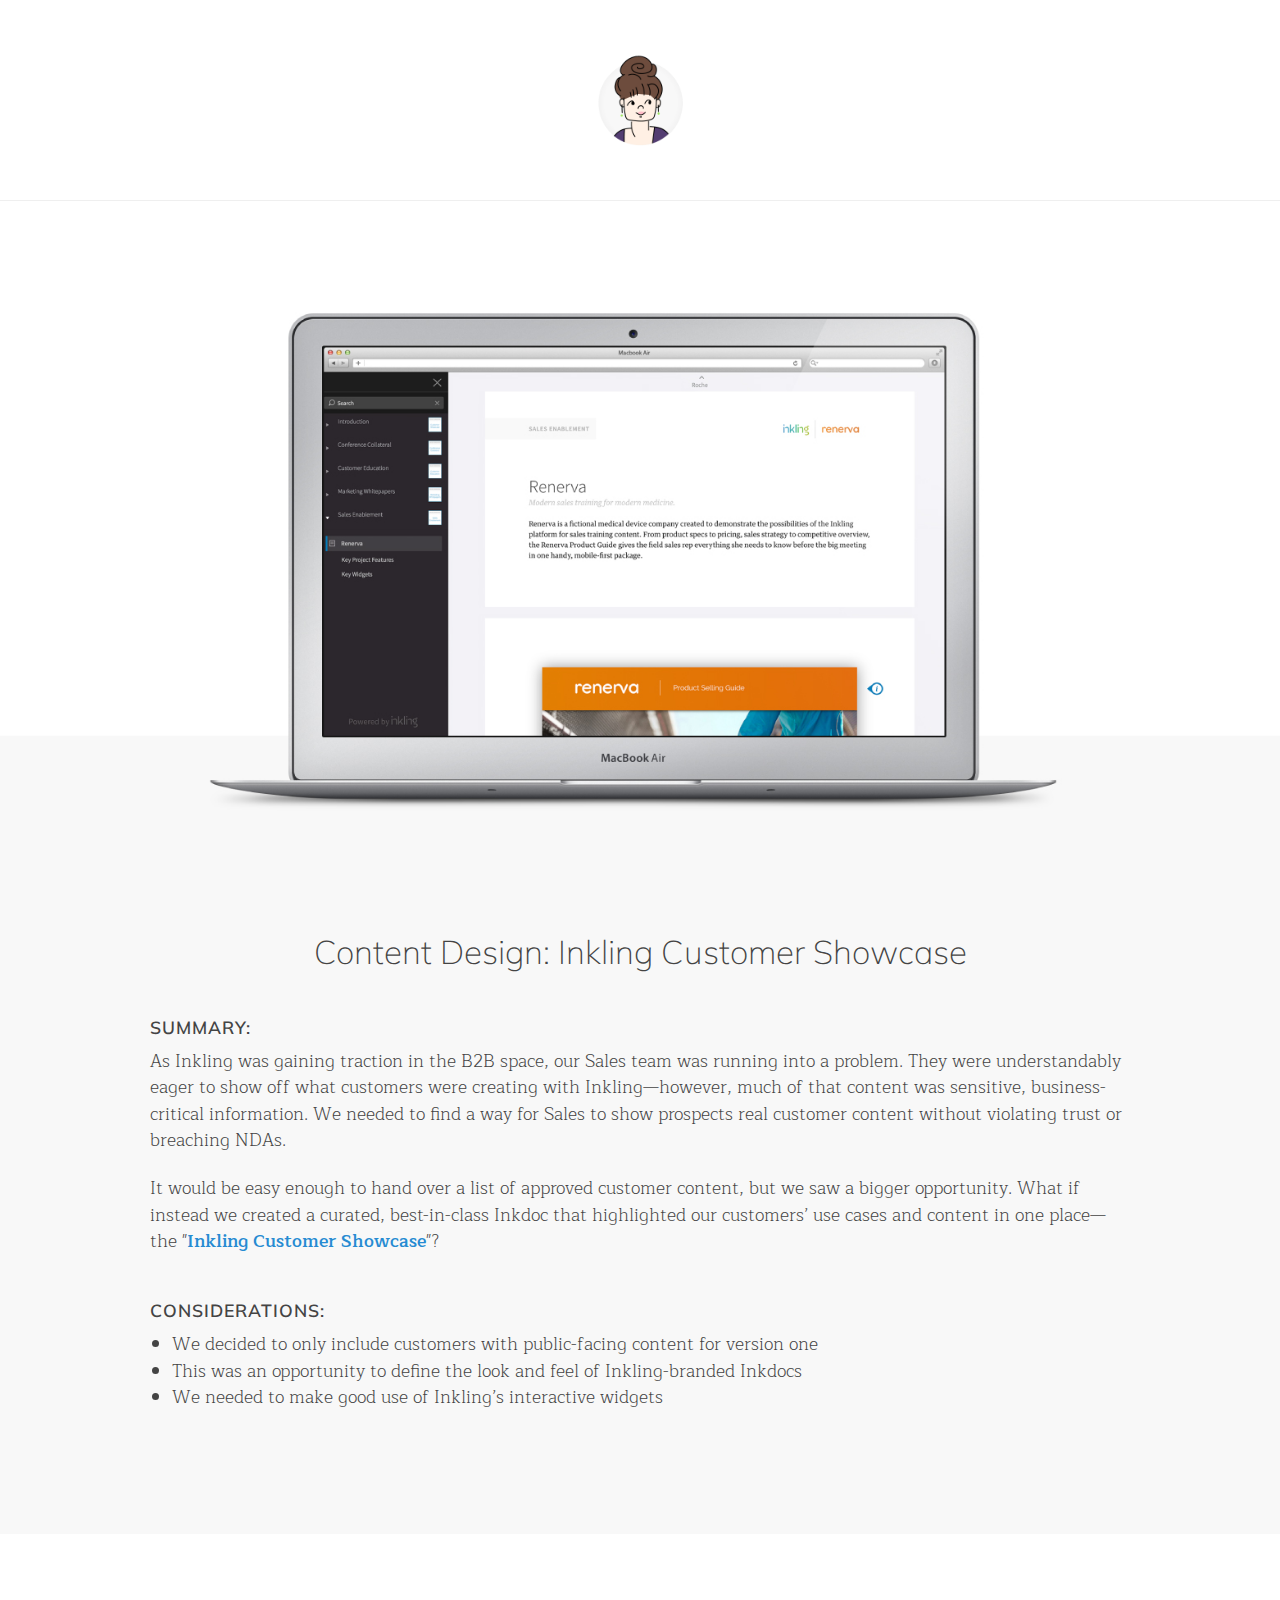
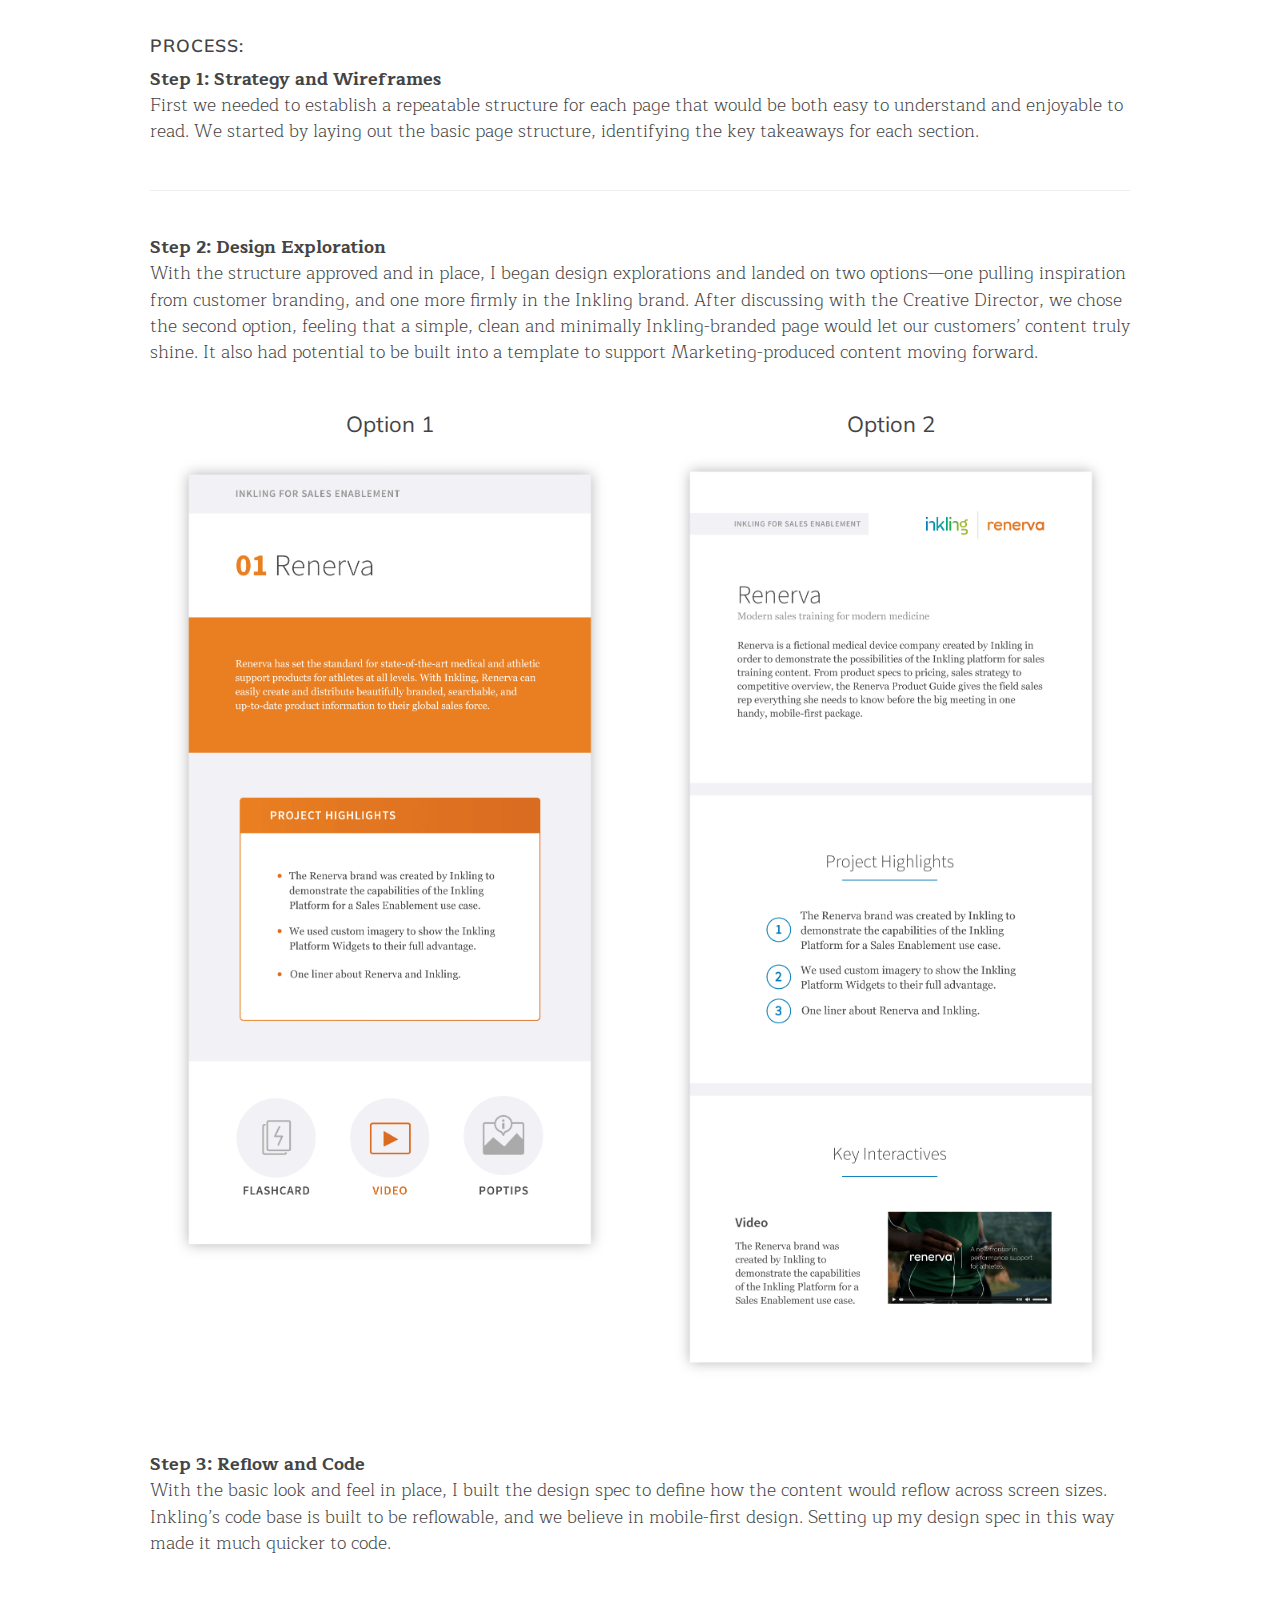
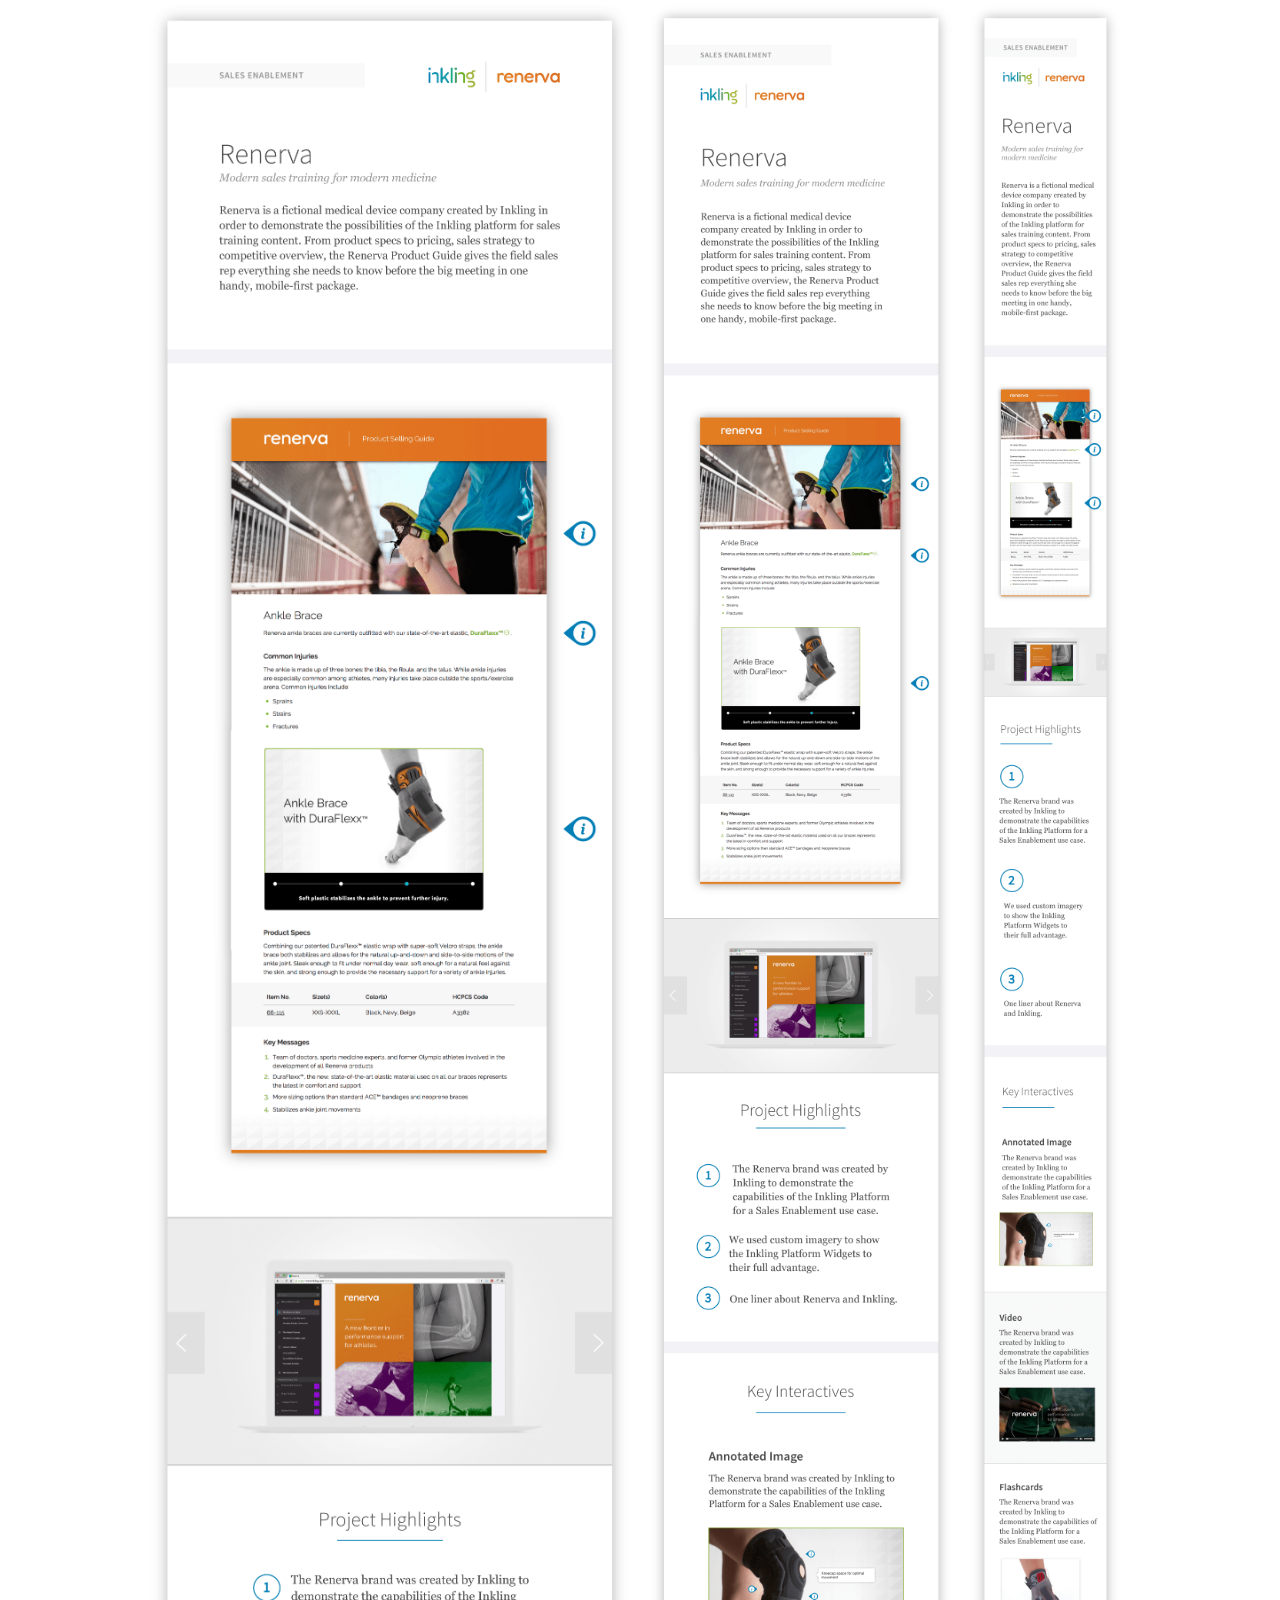
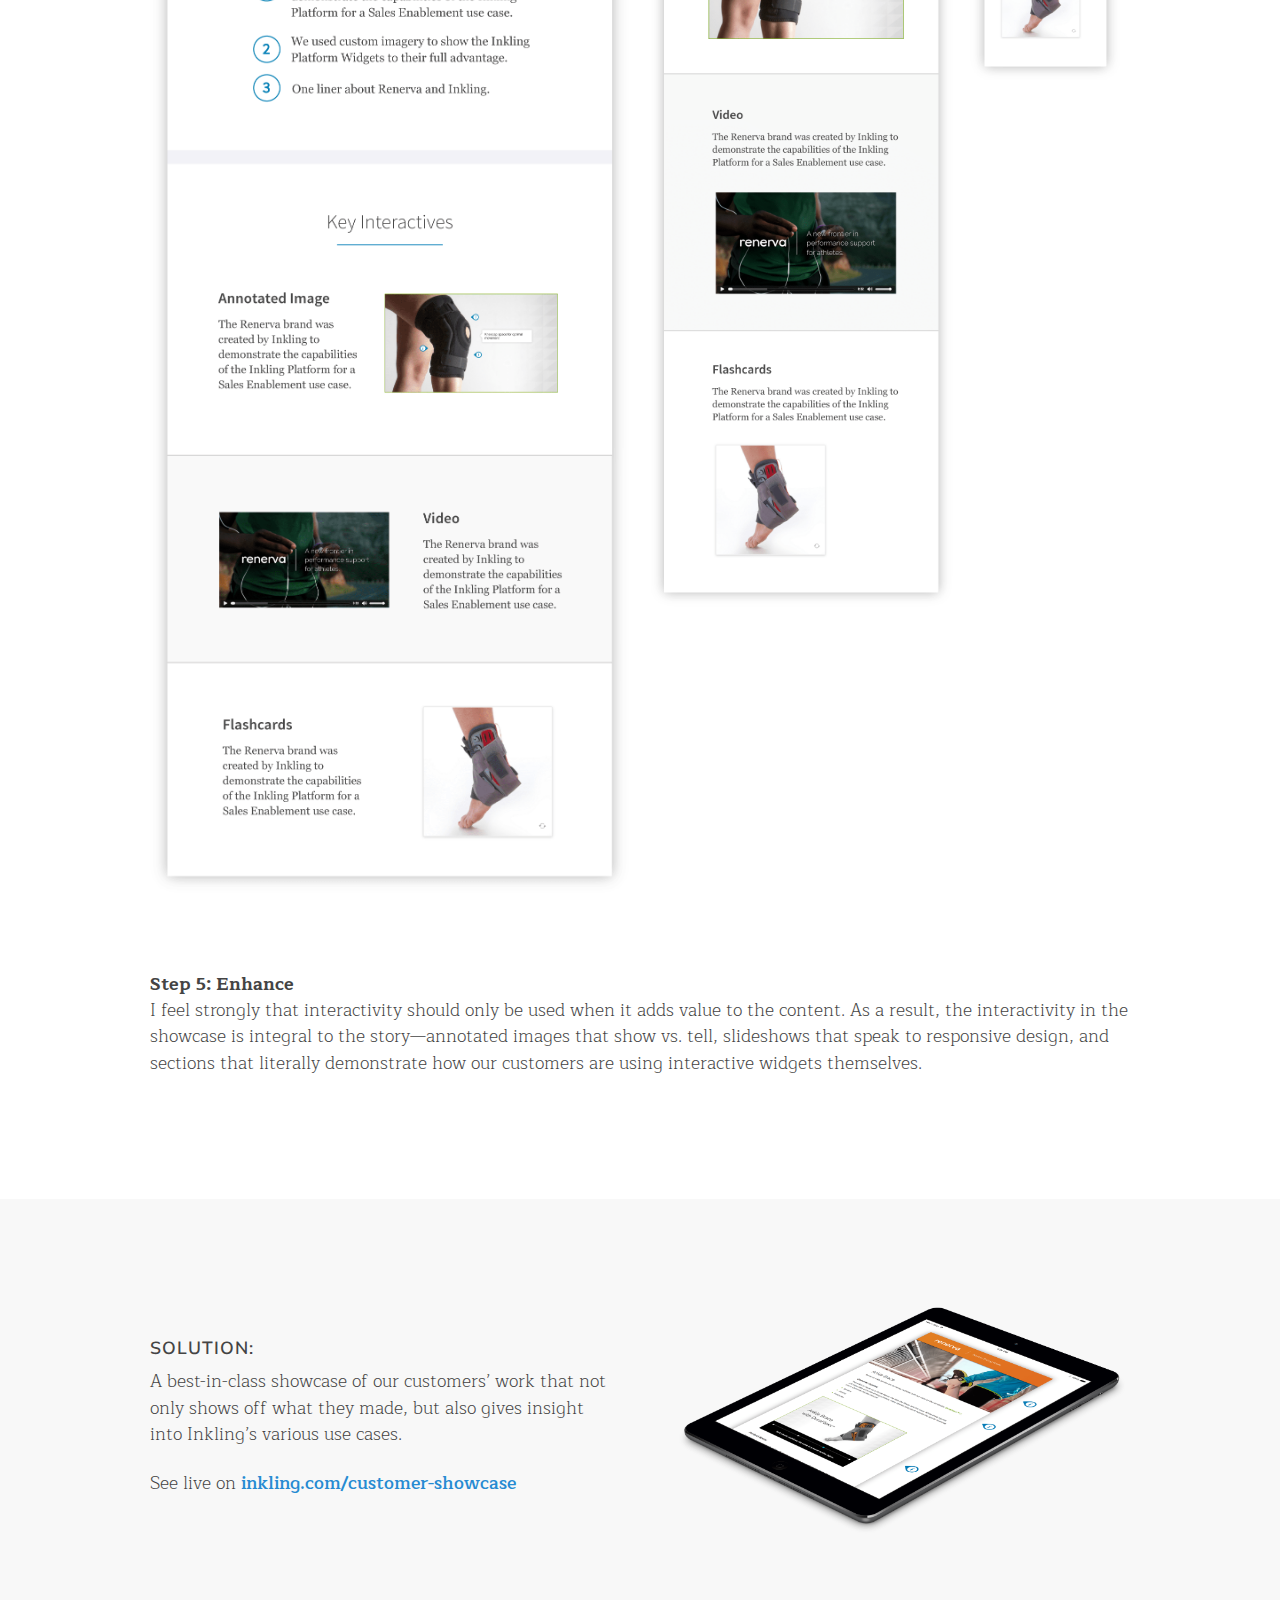
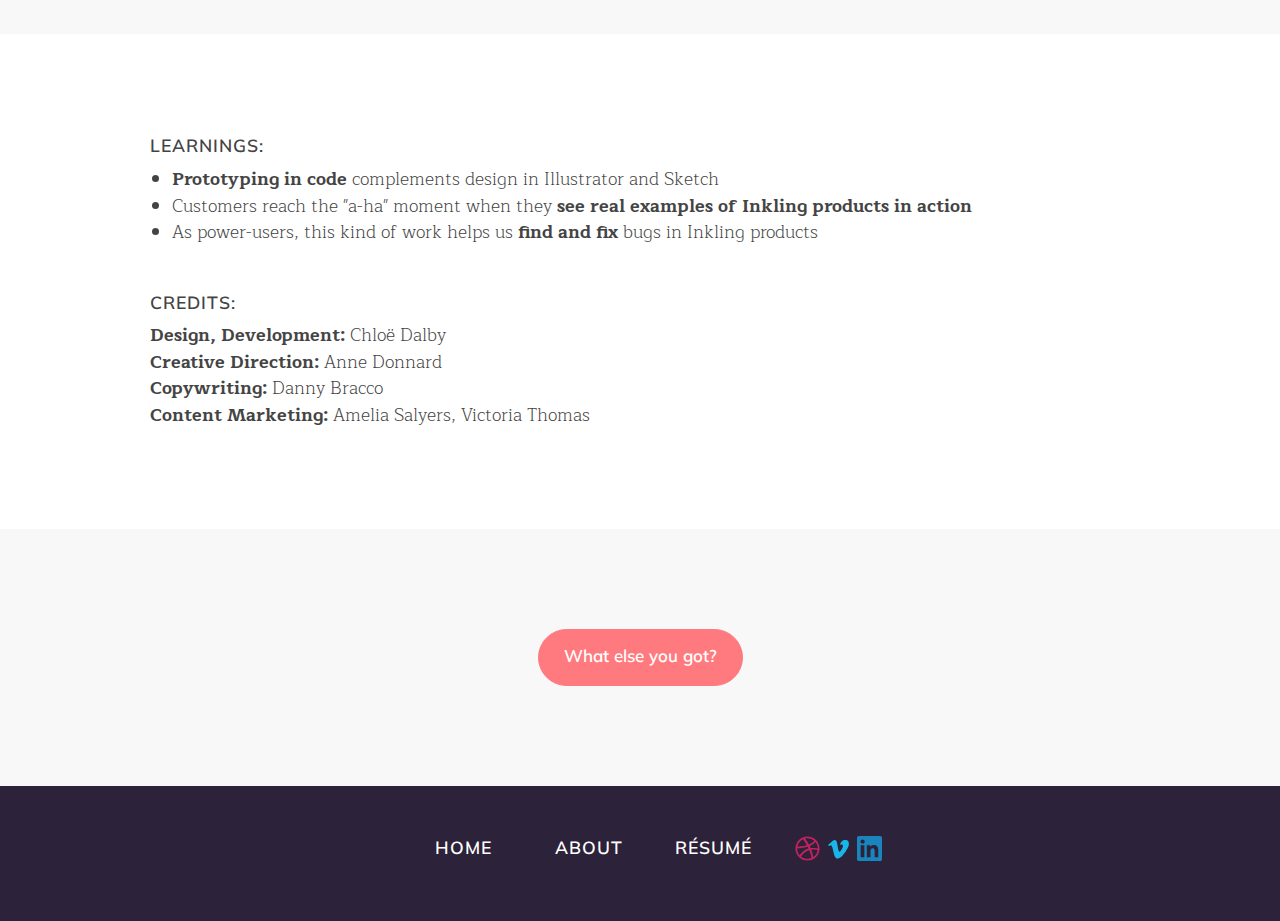
<file: inkling-content-customer-showcase.html>
<!DOCTYPE html>

<html lang="en">
<head>
    <meta content="text/html; charset=utf-8" http-equiv="Content-Type">
    <!-- Enable responsiveness on mobile devices-->
    <meta content="width=device-width, initial-scale=1.0, maximum-scale=1"
    name="viewport">

    <title>Chloë Dalby</title><!-- CSS -->
    <link href="./css/main.css" rel="stylesheet" type="text/css">
    <link href='https://fonts.googleapis.com/css?family=Muli:400,400italic'
    rel='stylesheet' type='text/css'>
    <link href="https://fonts.googleapis.com/css?family=Maitree" rel=
    "stylesheet"><!-- Icons -->
    <link href="https://afeld.github.io/emoji-css/emoji.css" rel="stylesheet">
    <meta content="summary" name="twitter:card">
    <meta content="@ryethoughts" name="twitter:site">
    <meta content="Chloë Dalby" name="twitter:title">
    <meta content="A multi-tool designer in digital and analog media" name=
    "twitter:description">
    <meta content="http://chloedalby.com/img/avatar.gif" name="twitter:image">
    <meta content="Chloë Dalby" property="og:title">
    <meta content="Website" property="og:type">
    <meta content="http://chloedalby.com/img/avatar.gif" property="og:image">
    <meta content="http://chloedalby.com/" property="og:url">
    <meta content="A multi-tool designer in digital and analog media" property=
    "og:description">
    <meta content="Chloë Dalby" property="og:site_name">
    <meta content="en_US" property="og:locale">
    <meta content="Chloë Dalby" property="article:author">
    <!--Favicon-->
    <link rel="shortcut icon" href="/favicon.ico" type="image/x-icon" />
</head>

<body>
    <div class="menu-container">
        <div class="nav-avatar">
            <a href="index.html"><img src="img/avatar.gif"></a>
        </div>
    </div>


    <div class="full-bleed border"><img class="mb0 pb0" src=
    "img/content-bg-2.jpg">
    </div>


    <div class="content-extra-large bg-light-gray">
        <div>
            <h2 class="text-center mb2">Content Design: Inkling Customer
            Showcase </h2>


            <div class="mb2">
                <h2 class="text-center mb2">
                </h2>
            </div>


            <h3 class="text-left">Summary:</h3>


            <p>As Inkling was gaining traction in the B2B
            space, our Sales team was running into a problem. They were
            understandably eager to show off what customers were creating
            with Inkling—however, much of that content was sensitive,
            business-critical information. We needed to find a way for Sales to
            show prospects real customer content without violating trust or
            breaching NDAs.</p>


            <p class="mb2" >It would be easy enough to hand over a list
            of approved customer content, but we saw a bigger opportunity. What
            if instead we created a curated, best-in-class Inkdoc that
            highlighted our customers’ use cases and content in one place—the
            "<a class="link-inline" href=
            "http://www.inkling.com/customer-showcase">Inkling Customer
            Showcase</a>"?</p>
        </div>


        <div>
            <h3 class="text-left">Considerations:</h3>


            <ul>
                <li>We decided to only include customers
                with public-facing content for version one</li>


                <li>This was an opportunity to define the
                look and feel of Inkling-branded Inkdocs</li>


                <li>We needed to make good use of Inkling’s
                interactive widgets</li>
            </ul>
        </div>
    </div>


    <div class="content-extra-large bg-white">
        <h3 class="text-left">Process:</h3>


        <p class=" mb2"><b>Step 1: Strategy and Wireframes</b><br>
        First we needed to establish a repeatable structure for each page that
        would be both easy to understand and enjoyable to read. We started by
        laying out the basic page structure, identifying the key takeaways for
        each section.</p>

        <hr class="mb2">


        <p class=" mb2"><b>Step 2: Design Exploration</b><br>
        With the structure approved and in place, I began design explorations
        and landed on two options—one pulling inspiration from customer
        branding, and one more firmly in the Inkling brand. After discussing
        with the Creative Director, we chose the second option, feeling that a
        simple, clean and minimally Inkling-branded page would let our
        customers’ content truly shine. It also had potential to be built into
        a template to support Marketing-produced content moving forward.</p>


        <div class="grid grid-gutters grid-full mb2">
            <div class="grid-cell">
            <h4 class="text-center">Option 1</h4>
            <img src="img/content-customer-showcase-op1.png">
            </div>


            <div class="grid-cell">
            <h4 class="text-center">Option 2</h4>
            <img src="img/content-customer-showcase-op2.png">
            </div>
        </div>


        <p class=" mb2"><b>Step 3: Reflow and Code</b><br>
        With the basic look and feel in place, I built the design spec to
        define how the content would reflow across screen sizes. Inkling’s code base
        is built to be reflowable, and we believe in mobile-first design.
        Setting up my design spec in this way made it much quicker to code.</p>


        <div class="grid grid-gutters grid-full mb2">
            <div class="grid-cell"><img src=
            "img/content-customer-showcase-desktop.png">
            </div>


            <div class="grid-cell"><img src=
            "img/content-customer-showcase-mobile.png">
            </div>
        </div>


        <p><b>Step 5: Enhance</b><br>
        I feel strongly that interactivity should only be used when it adds value to the content. As a result, the
        interactivity in the showcase is integral to the
        story—annotated images that show vs. tell, slideshows that speak to
        responsive design, and sections that literally demonstrate how our
        customers are using interactive widgets themselves.</p>
    </div>


    <div class="content-extra-large bg-light-gray">
        <div class="grid grid-gutters-large grid-full aligner mb0">
            <div class="grid-cell aligner-item">
                <h3 class="text-left">Solution:</h3>


                <p>A best-in-class showcase of our
                customers’ work that not only shows off what they made, but
                also gives insight into Inkling’s various use cases.</p>


                <p class="mb0">See live on <a class="link-inline"
                href=
                "http://www.inkling.com/customer-showcase">inkling.com/customer-showcase</a></p>
            </div>


            <div class="grid-cell aligner-item"><img src=
            "img/content-customer-showcase-ipad.png">
            </div>
        </div>
    </div>


    <div class="content-extra-large bg-white">
        <div class="mb2">
            <h3 class="text-left">Learnings:</h3>


            <ul>
                <li><b>Prototyping in code</b> complements
                design in Illustrator and Sketch</li>


                <li>Customers reach the "a-ha" moment
                when they <b>see real examples of Inkling products in
                action</b></li>


                <li>As power-users, this kind of work helps
                us <b>find and fix</b> bugs in Inkling products <i class=
                "em em-ant"></i></li>
            </ul>
        </div>


        <div>
            <h3 class="text-left">Credits:</h3>


            <p class="mb0"><b>Design, Development:</b> Chloë Dalby<br>
            <b>Creative Direction:</b> Anne Donnard<br>
            <b>Copywriting:</b> Danny Bracco<br>
            <b>Content Marketing:</b> Amelia Salyers, Victoria Thomas<br></p>
        </div>
    </div>

     <div class="content-extra-large bg-light-gray">
        <div class="text-center">
            <a class="button button-pink rounded-corners" href="index.html#work">What else you got?</a>
        </div>
    </div>


    <footer>
        <div class="content-small bg-deep-purp">
            <div class="grid grid-gutters grid-full max-500 footer mb0">
                <div class="grid-cell">
                    <h3 class="white text-center"><a class=
                    "link-inline-reverse" href=
                    "http://www.chloedalby.com">Home</a>
                    </h3>
                </div>


                <div class="grid-cell">
                    <h3 class="white text-center"><a class=
                    "link-inline-reverse" href=
                    "http://www.chloedalby.com/about">About</a>
                    </h3>
                </div>


                <div class="grid-cell">
                    <h3 class="white text-center"><a class=
                    "link-inline-reverse" href=
                    "https://www.dropbox.com/s/kjav4clgzis90k5/chloe_dalby_resume.pdf?dl=0">Résumé</a>
                    </h3>
                </div>


                 <div class="grid-cell text-center">
                    <a href="https://dribbble.com/chloedalby"><img class=
                    "social-icon" src=
                    "img/logo-dribbble.svg"></a>
                    <a href=
                    "https://vimeo.com/chloedalby"><img class="social-icon"
                    src=
                    "img/logo-vimeo.svg"></a>
                    <a href=
                    "https://www.linkedin.com/in/chloe-dalby-1a24883a"><img class="social-icon"
                    src=
                    "img/logo-linkedin.svg"></a>
                </div>
            </div>
        </div>
    </footer>
</body>
</html>
</file>
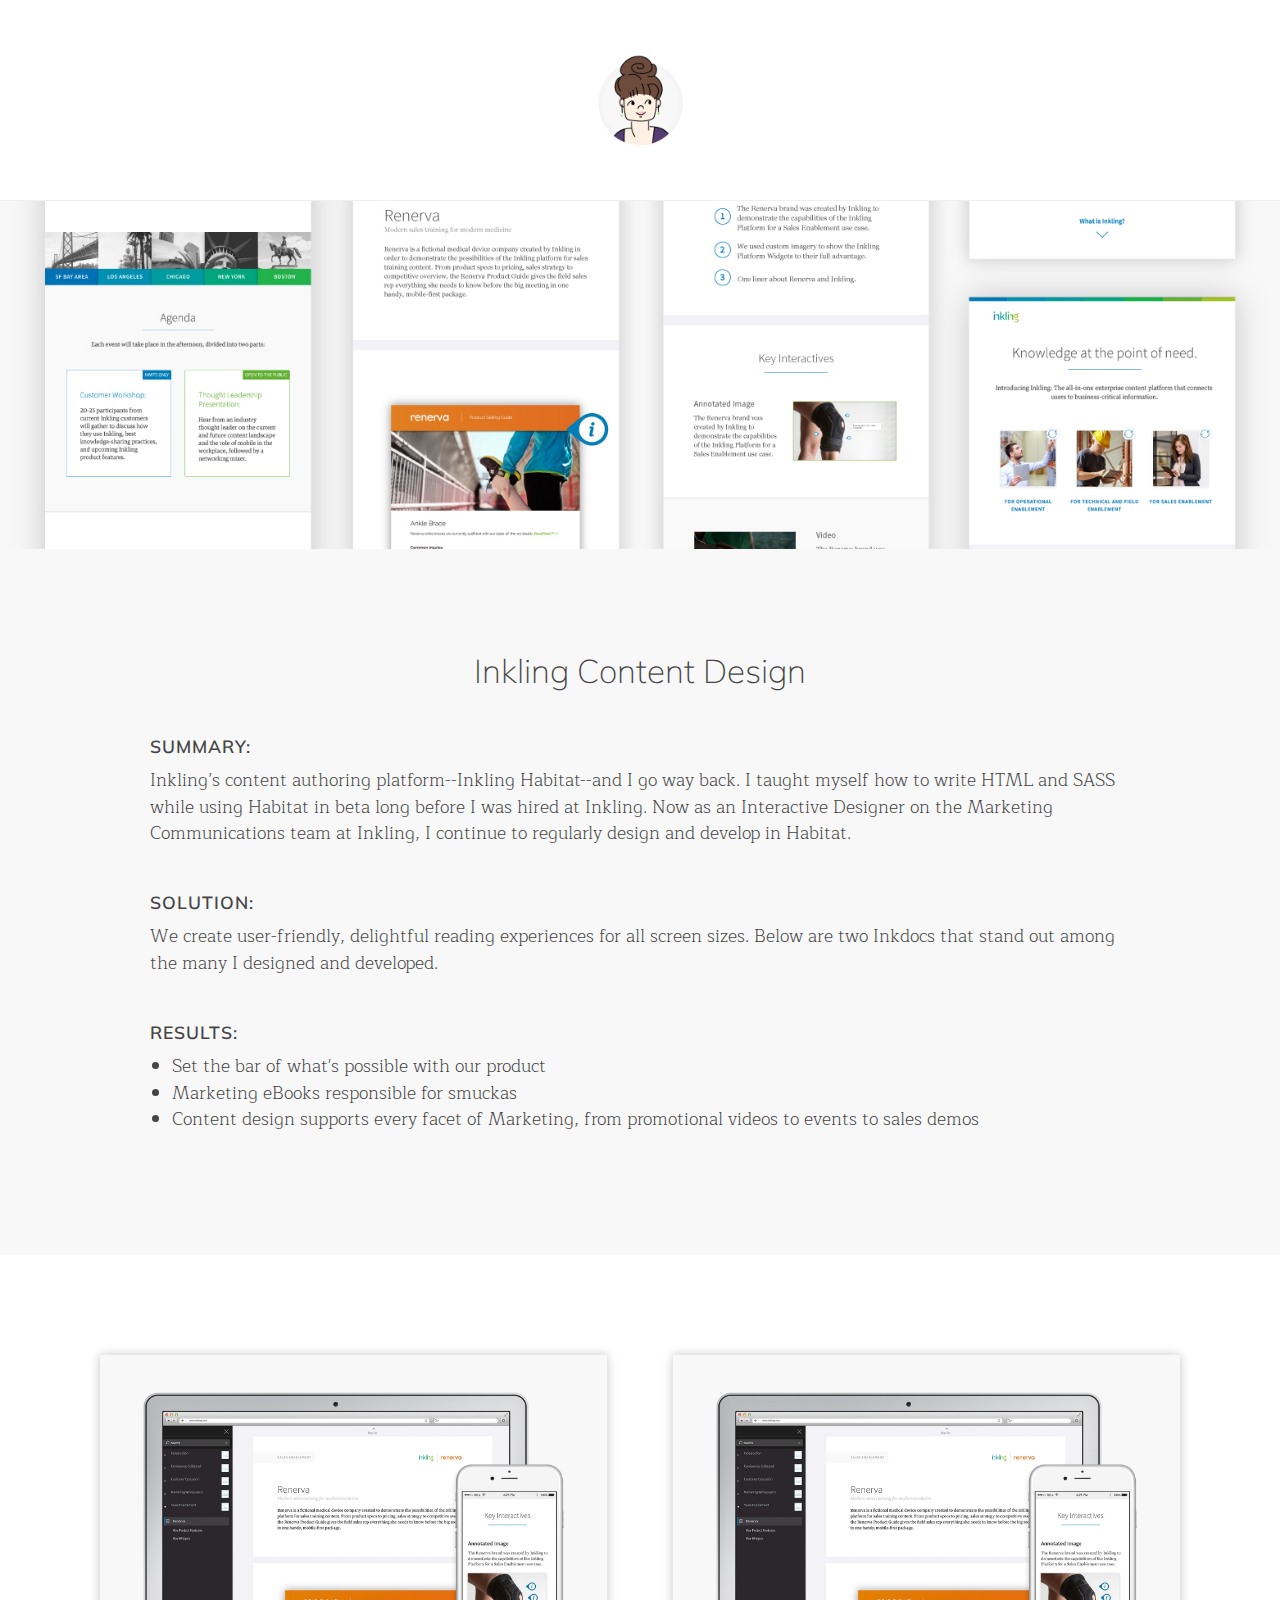
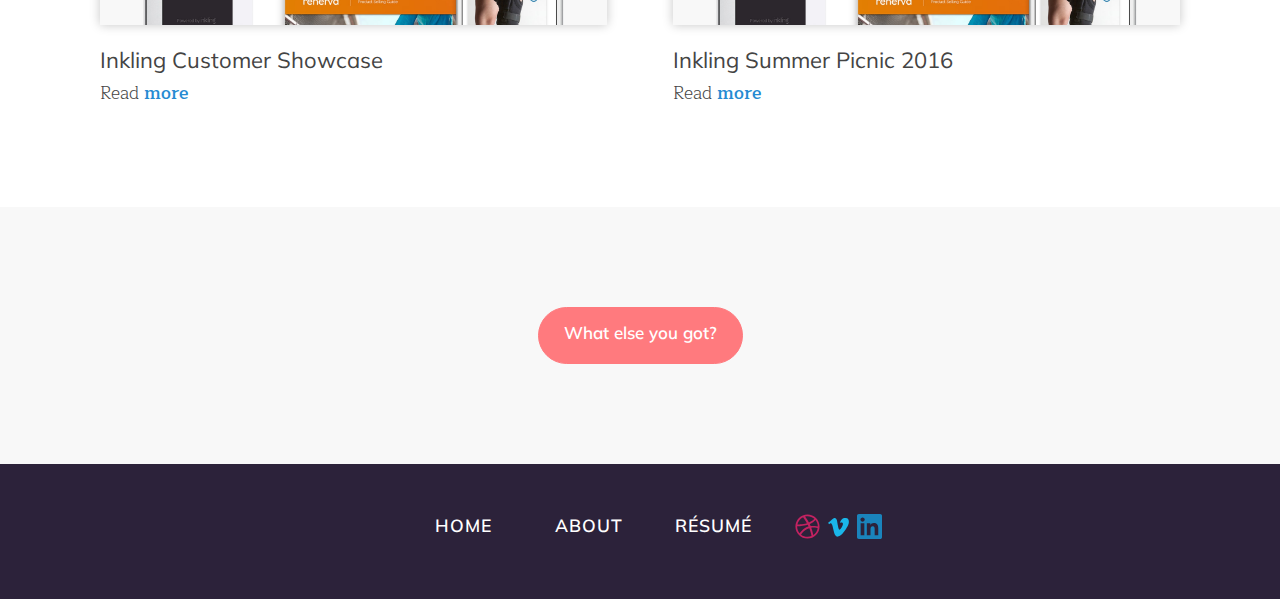
<file: inkling-content.html>
<!DOCTYPE html>

<html lang="en">
<head>
    <meta content="text/html; charset=utf-8" http-equiv="Content-Type">
    <!-- Enable responsiveness on mobile devices-->
    <meta content="width=device-width, initial-scale=1.0, maximum-scale=1"
    name="viewport">

    <title>Chloë Dalby</title><!-- CSS -->
    <link href="./css/main.css" rel="stylesheet" type="text/css">
    <link href='https://fonts.googleapis.com/css?family=Muli:400,400italic'
    rel='stylesheet' type='text/css'>
    <link href="https://fonts.googleapis.com/css?family=Maitree" rel=
    "stylesheet">
    <meta content="summary" name="twitter:card">
    <meta content="@ryethoughts" name="twitter:site">
    <meta content="Chloë Dalby" name="twitter:title">
    <meta content="A multi-tool designer in digital and analog media" name=
    "twitter:description">
    <meta content="http://chloedalby.com/img/avatar.gif" name="twitter:image">
    <meta content="Chloë Dalby" property="og:title">
    <meta content="Website" property="og:type">
    <meta content="http://chloedalby.com/img/avatar.gif" property="og:image">
    <meta content="http://chloedalby.com/" property="og:url">
    <meta content="A multi-tool designer in digital and analog media" property=
    "og:description">
    <meta content="Chloë Dalby" property="og:site_name">
    <meta content="en_US" property="og:locale">
    <meta content="Chloë Dalby" property="article:author">
    <!--Favicon-->
    <link rel="shortcut icon" href="/favicon.ico" type="image/x-icon" />
</head>

<body>
    <div class="menu-container">
        <div class="nav-avatar">
            <a href="index.html"><img src="img/avatar.gif"></a>
        </div>
    </div>


    <div class="full-bleed">
        <div class="hero hero-content-1 border">
        </div>
    </div>


    <div class="content-extra-large bg-light-gray">
        <div>
            <h2 class="text-center mb2">Inkling Content Design</h2>
        </div>


        <div class="mb2">
            <h3 class="text-left">Summary:</h3>


            <p>Inkling’s content authoring platform--Inkling
            Habitat--and I go way back. I taught myself how to write HTML and
            SASS while using Habitat in beta long before I was hired at
            Inkling. Now as an Interactive Designer on the Marketing
            Communications team at Inkling, I continue to regularly design and
            develop in Habitat.</p>
        </div>


        <div class="mb2">
            <h3 class="text-left">Solution:</h3>


            <p>We create user-friendly, delightful reading
            experiences for all screen sizes. Below are two Inkdocs that stand
            out among the many I designed and developed.</p>
        </div>


        <div>
            <h3 class="text-left">Results:</h3>


            <ul>
                <li>Set the bar of what's possible with our
                product</li>


                <li>Marketing eBooks responsible for
                smuckas</li>


                <li>Content design supports every facet of
                Marketing, from promotional videos to events to sales
                demos</li>
            </ul>
        </div>
    </div>


    <div class="bg-white content">
        <div class="grid grid-gutters-large grid-full mb0">
            <div class="grid-cell center m-mb2">
                <a href=
                "inkling-content-customer-showcase.html"><img class="shadow" src="img/content-thumb-1.jpg"></a>

                <h4 class=" mt1">Inkling Customer Showcase</h4>


                <p class="mb0">Read <a class="link-inline" href=
                "inkling-content-customer-showcase.html">more</a></p>
            </div>


            <div class="grid-cell center m-mb2">
                <img class="shadow" src="img/content-thumb-1.jpg">

                <h4 class="mt1">Inkling Summer Picnic 2016</h4>


                <p class="mb0">Read <a class="link-inline" href=
                "inkling-picnic-16.html">more</a></p>
            </div>
        </div>
    </div>

     <div class="content-extra-large bg-light-gray">
        <div class="text-center">
            <a class="button button-pink rounded-corners" href="index.html#work">What else you got?</a>
        </div>
    </div>


    <footer>
        <div class="content-small bg-deep-purp">
            <div class="grid grid-gutters grid-full max-500 footer mb0">
                <div class="grid-cell">
                    <h3 class="white text-center"><a class=
                    "link-inline-reverse" href=
                    "http://www.chloedalby.com">Home</a>
                    </h3>
                </div>


                <div class="grid-cell">
                    <h3 class="white text-center"><a class=
                    "link-inline-reverse" href=
                    "http://www.chloedalby.com/about">About</a>
                    </h3>
                </div>


                <div class="grid-cell">
                    <h3 class="white text-center"><a class=
                    "link-inline-reverse" href=
                    "https://www.dropbox.com/s/kjav4clgzis90k5/chloe_dalby_resume.pdf?dl=0">Résumé</a>
                    </h3>
                </div>


                 <div class="grid-cell text-center">
                    <a href="https://dribbble.com/chloedalby"><img class=
                    "social-icon" src=
                    "img/logo-dribbble.svg"></a>
                    <a href=
                    "https://vimeo.com/chloedalby"><img class="social-icon"
                    src=
                    "img/logo-vimeo.svg"></a>
                    <a href=
                    "https://www.linkedin.com/in/chloe-dalby-1a24883a"><img class="social-icon"
                    src=
                    "img/logo-linkedin.svg"></a>
                </div>
            </div>
        </div>
    </footer>
</body>
</html>
</file>
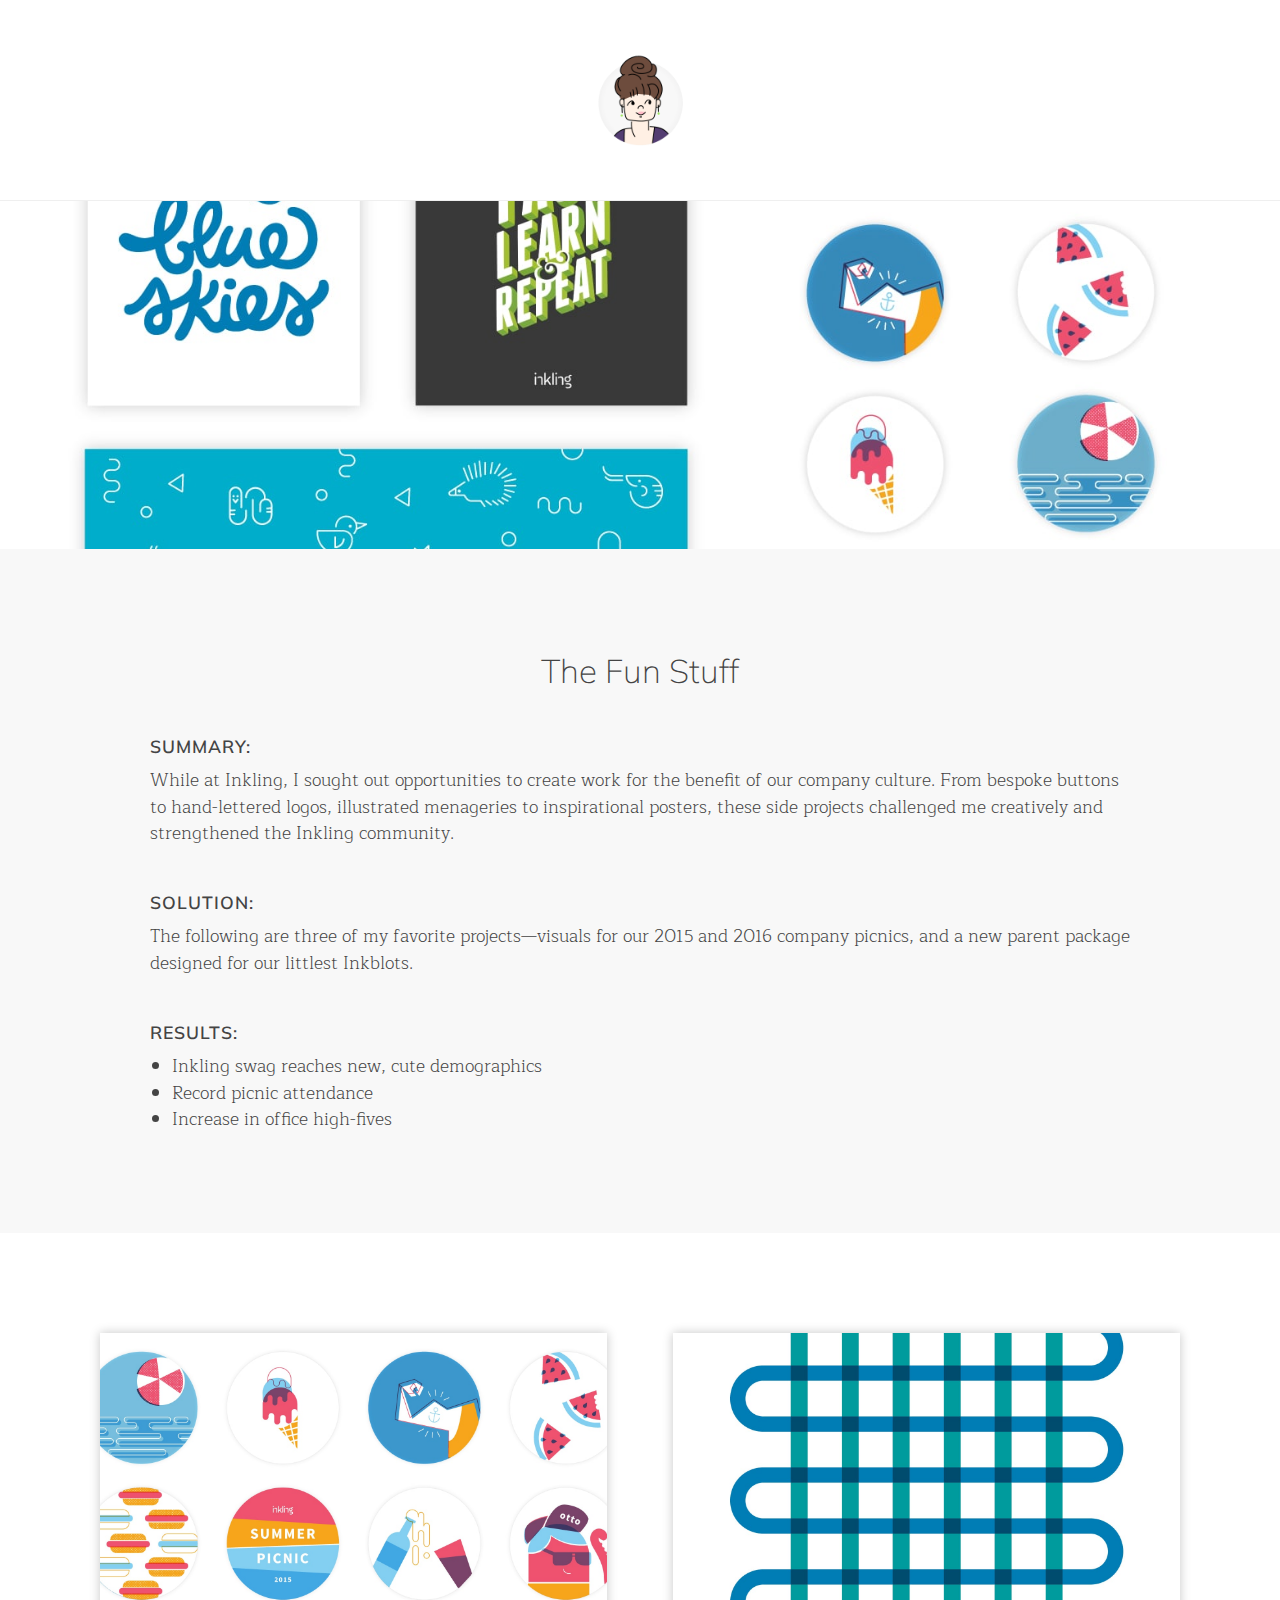
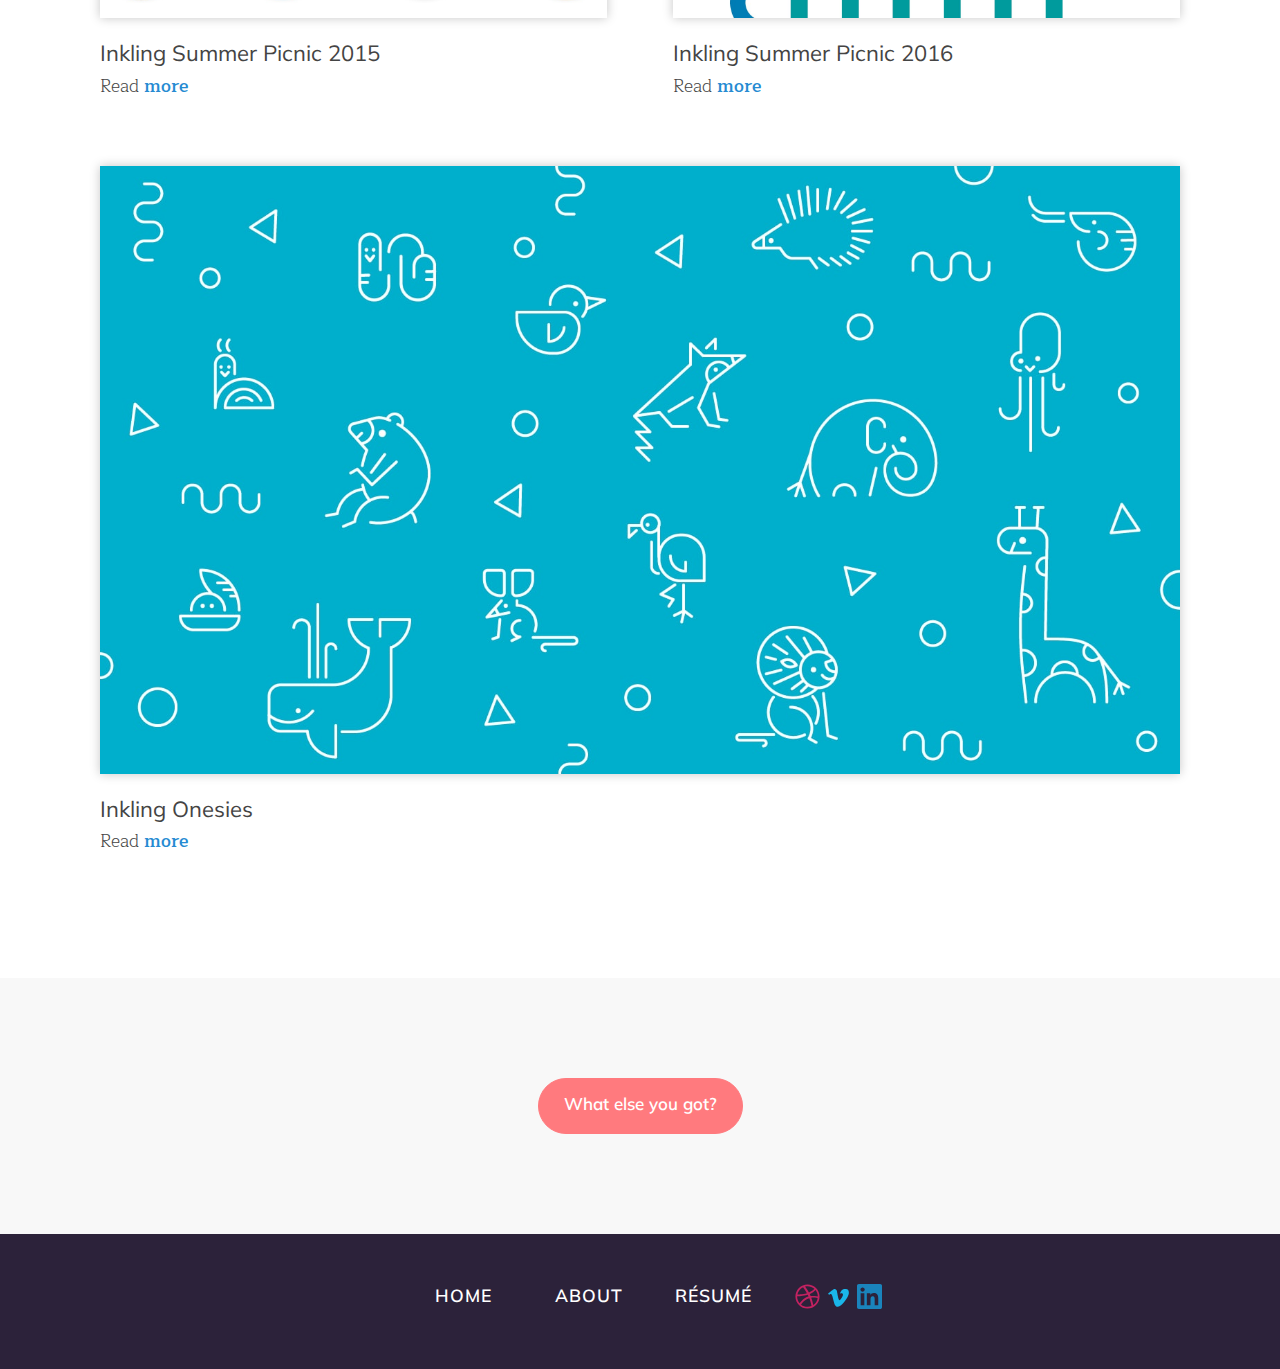
<file: inkling-fun.html>
<!DOCTYPE html>

<html lang="en">
<head>
    <meta content="text/html; charset=utf-8" http-equiv="Content-Type">
    <!-- Enable responsiveness on mobile devices-->
    <meta content="width=device-width, initial-scale=1.0, maximum-scale=1"
    name="viewport">

    <title>Chloë Dalby</title><!-- CSS -->
    <link href="./css/main.css" rel="stylesheet" type="text/css">
    <link href='https://fonts.googleapis.com/css?family=Muli:400,400italic'
    rel='stylesheet' type='text/css'>
    <link href="https://fonts.googleapis.com/css?family=Maitree" rel=
    "stylesheet">
    <meta content="summary" name="twitter:card">
    <meta content="@ryethoughts" name="twitter:site">
    <meta content="Chloë Dalby" name="twitter:title">
    <meta content="A multi-tool designer in digital and analog media" name=
    "twitter:description">
    <meta content="http://chloedalby.com/img/avatar.gif" name="twitter:image">
    <meta content="Chloë Dalby" property="og:title">
    <meta content="Website" property="og:type">
    <meta content="http://chloedalby.com/img/avatar.gif" property="og:image">
    <meta content="http://chloedalby.com/" property="og:url">
    <meta content="A multi-tool designer in digital and analog media" property=
    "og:description">
    <meta content="Chloë Dalby" property="og:site_name">
    <meta content="en_US" property="og:locale">
    <meta content="Chloë Dalby" property="article:author">
    <!--Favicon-->
    <link rel="shortcut icon" href="/favicon.ico" type="image/x-icon" />
</head>

<body>
    <div class="menu-container">
        <div class="nav-avatar">
            <a href="index.html"><img src="img/avatar.gif"></a>
        </div>
    </div>


    <div class="full-bleed">
        <div class="hero hero-fun-1 border">
        </div>
    </div>


    <div class="content-extra-large bg-light-gray">
        <div>
            <h2 class="text-center mb2">The Fun Stuff</h2>
        </div>


        <div class="mb2">
            <h3 class="text-left">Summary:</h3>


            <p>While at Inkling, I sought out opportunities
            to create work for the benefit of our company culture. From bespoke
            buttons to hand-lettered logos, illustrated menageries to
            inspirational posters, these side projects challenged me creatively
            and strengthened the Inkling community.</p>
        </div>


        <div class="mb2">
            <h3 class="text-left">Solution:</h3>


            <p>The following are three of my favorite
            projects—visuals for our 2015 and 2016 company picnics, and a new
            parent package designed for our littlest Inkblots.</p>
        </div>


        <div>
            <h3 class="text-left">Results:</h3>


            <ul class="mb0">
                <li>Inkling swag reaches new, cute
                demographics</li>


                <li>Record picnic attendance</li>


                <li>Increase in office high-fives</li>
            </ul>
        </div>
    </div>


    <div class="bg-white content">
        <div class="grid grid-gutters-large grid-full">
            <div class="grid-cell center ">
                <a href="inkling-picnic-15.html"><img class="shadow" src="img/buttons.jpg"></a>

                <h4 class="mt1">Inkling Summer Picnic 2015</h4>


                <p class="mb0">Read <a class="link-inline" href=
                "inkling-picnic-15.html">more</a></p>
            </div>


            <div class="grid-cell center ">
                <a href="inkling-picnic-16.html"><img class="shadow" src="img/gingham-hero.jpg"></a>

                <h4 class="mt1">Inkling Summer Picnic 2016</h4>


                <p class="mb0">Read <a class="link-inline" href=
                "inkling-picnic-16.html">more</a></p>
            </div>
        </div>


        <div class="grid grid-gutters grid-full">
            <div class="grid-cell center">
                <a href="inkling-onesies.html"><img class="shadow" src="img/menagerie.jpg"></a>

                <h4 class="mt1">Inkling Onesies</h4>


                <p class="mb0">Read <a class="link-inline" href=
                "inkling-onesies.html">more</a></p>
            </div>
        </div>
    </div>

     <div class="content-extra-large bg-light-gray">
        <div class="text-center">
            <a class="button button-pink rounded-corners" href="index.html#work">What else you got?</a>
        </div>
    </div>


    <footer>
        <div class="content-small bg-deep-purp">
            <div class="grid grid-gutters grid-full max-500 footer mb0">
                <div class="grid-cell">
                    <h3 class="white text-center"><a class=
                    "link-inline-reverse" href=
                    "http://www.chloedalby.com">Home</a>
                    </h3>
                </div>


                <div class="grid-cell">
                    <h3 class="white text-center"><a class=
                    "link-inline-reverse" href=
                    "http://www.chloedalby.com/about">About</a>
                    </h3>
                </div>


                <div class="grid-cell">
                    <h3 class="white text-center"><a class=
                    "link-inline-reverse" href=
                    "https://www.dropbox.com/s/kjav4clgzis90k5/chloe_dalby_resume.pdf?dl=0">Résumé</a>
                    </h3>
                </div>


                 <div class="grid-cell text-center">
                    <a href="https://dribbble.com/chloedalby"><img class=
                    "social-icon" src=
                    "img/logo-dribbble.svg"></a>
                    <a href=
                    "https://vimeo.com/chloedalby"><img class="social-icon"
                    src=
                    "img/logo-vimeo.svg"></a>
                    <a href=
                    "https://www.linkedin.com/in/chloe-dalby-1a24883a"><img class="social-icon"
                    src=
                    "img/logo-linkedin.svg"></a>
                </div>
            </div>
        </div>
    </footer>
</body>
</html>
</file>
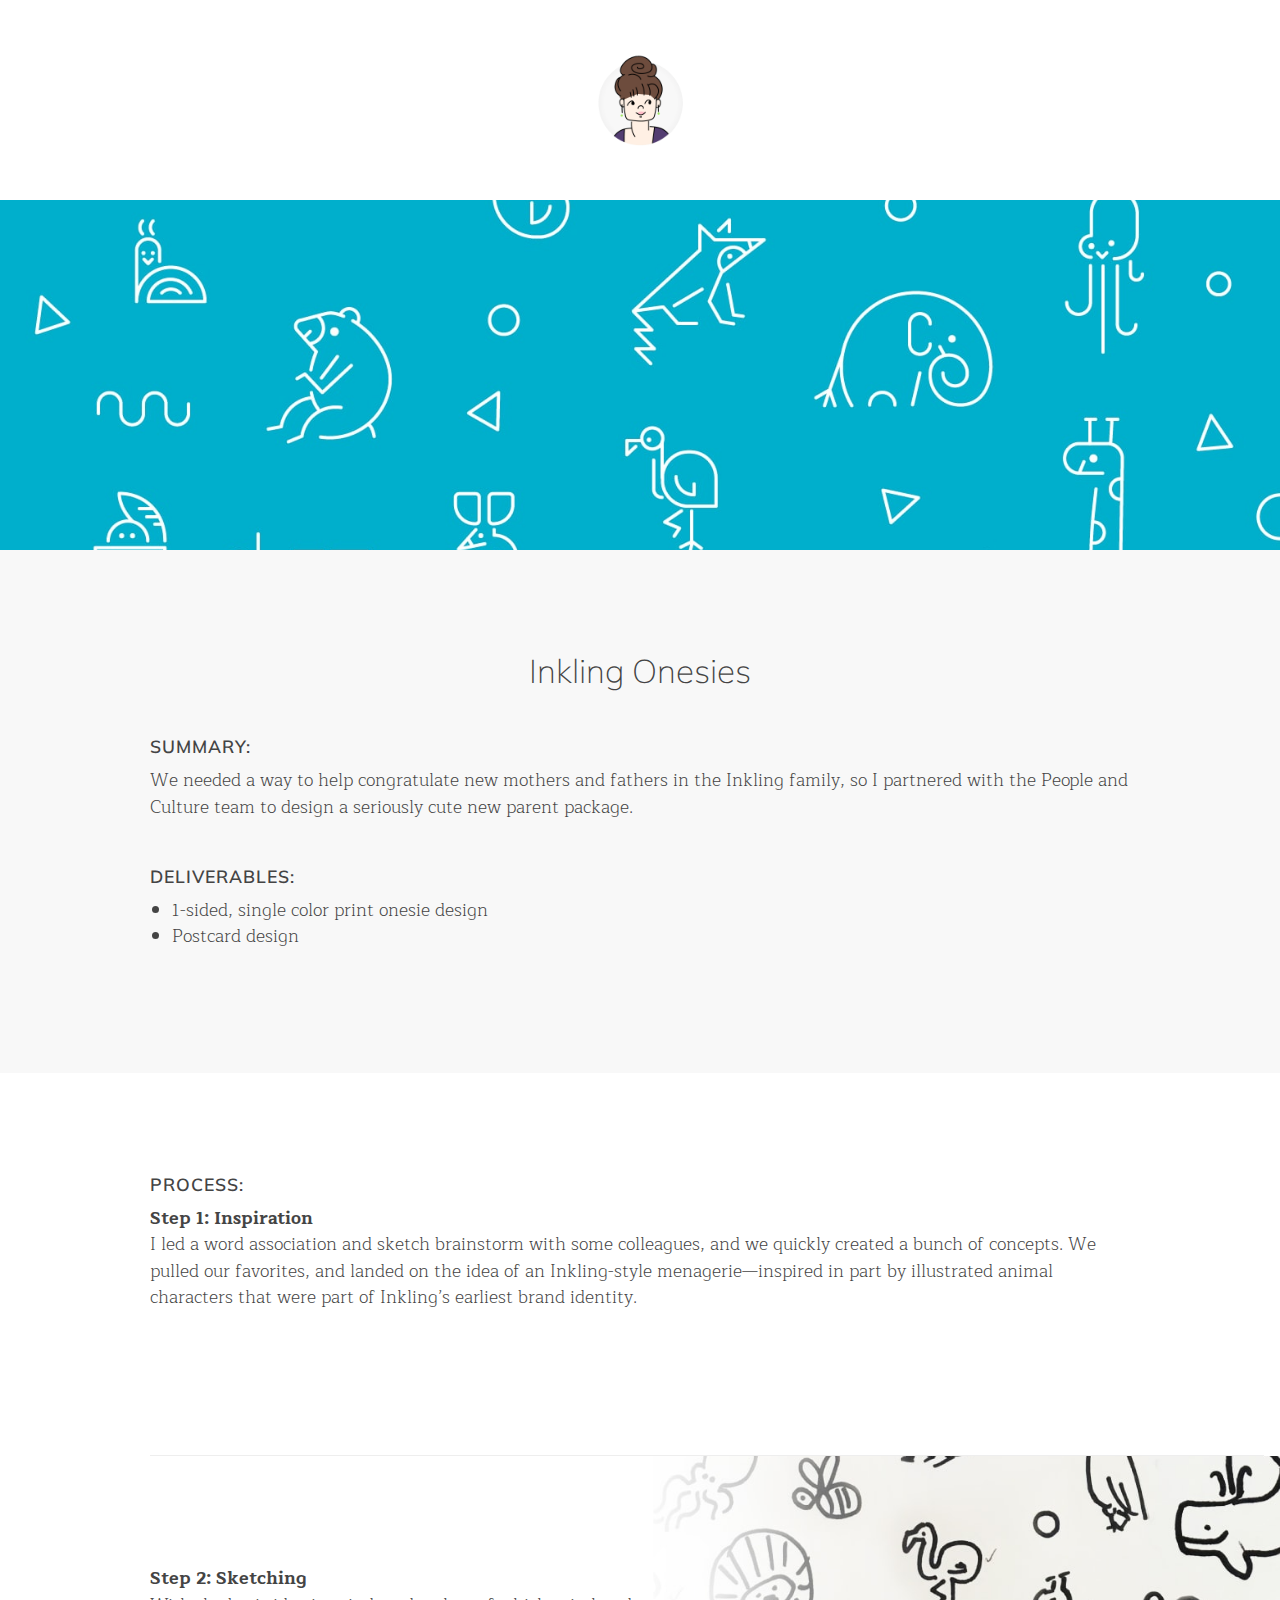
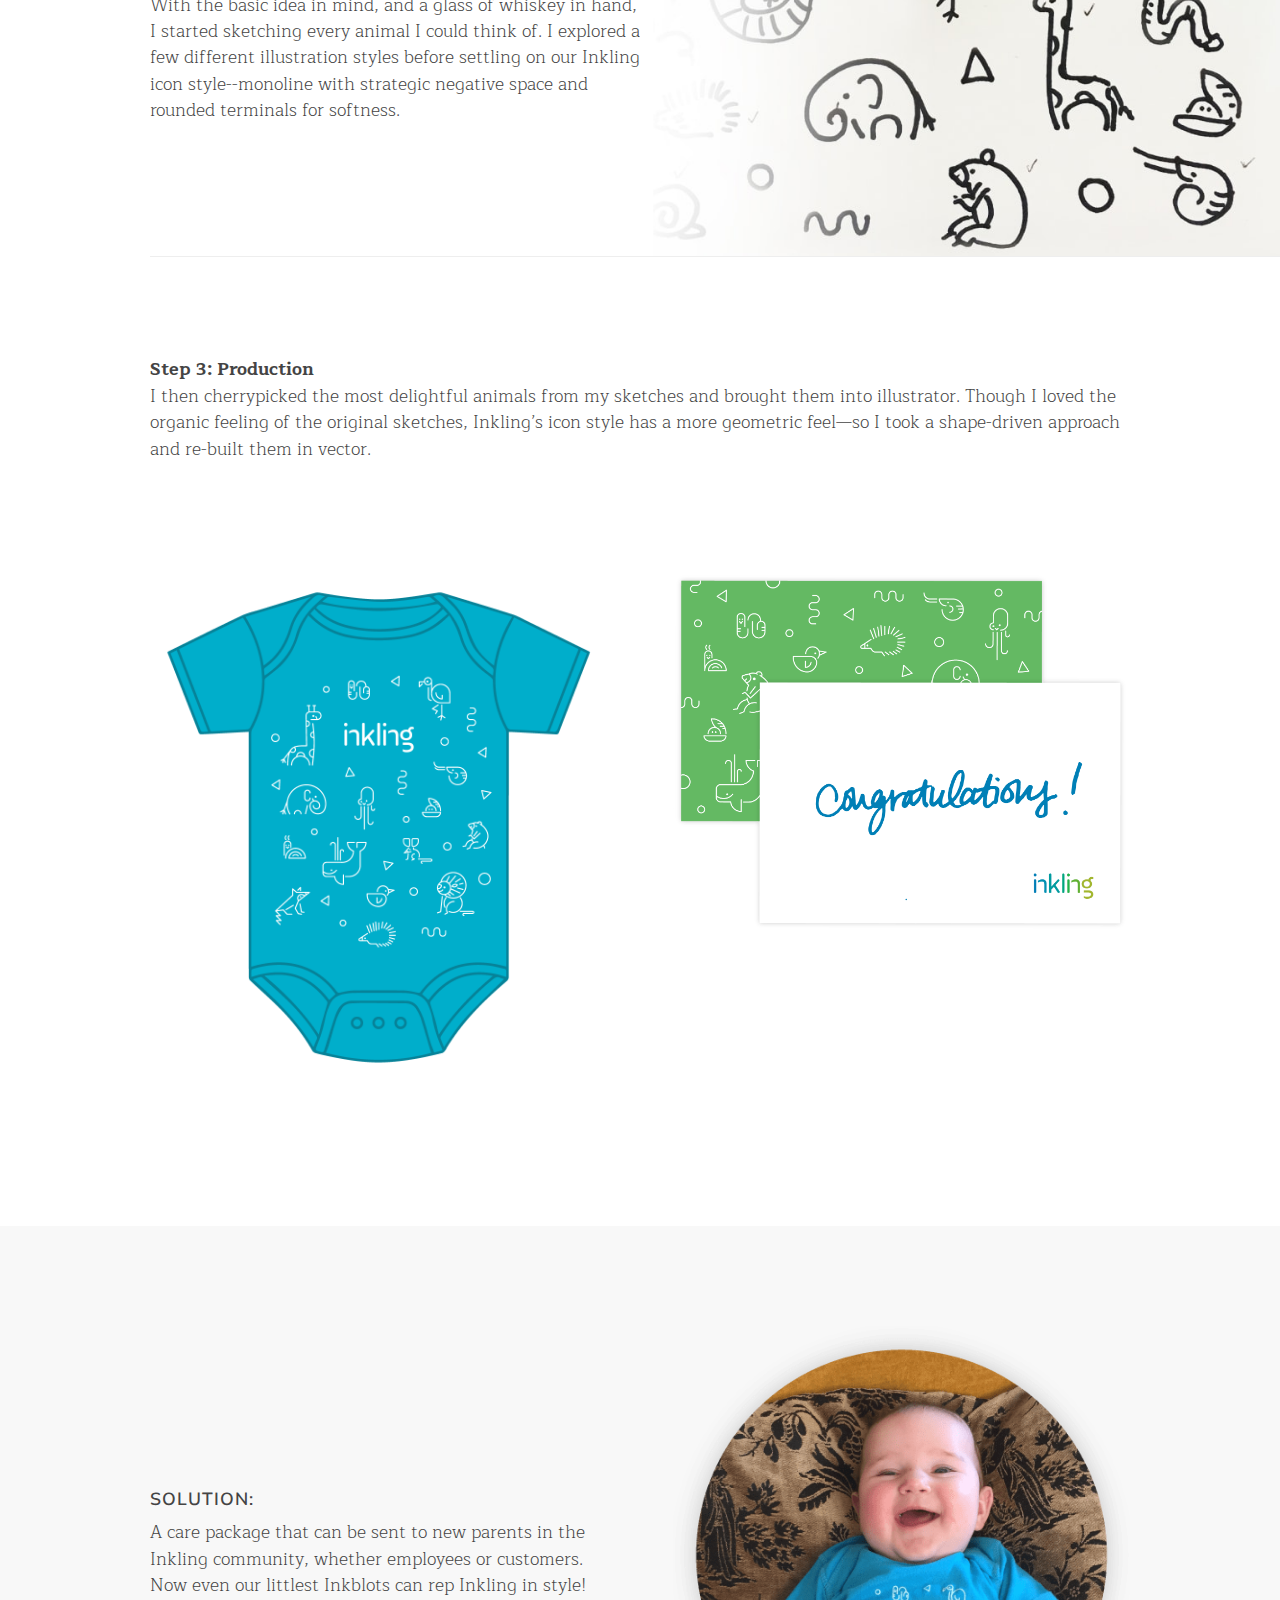
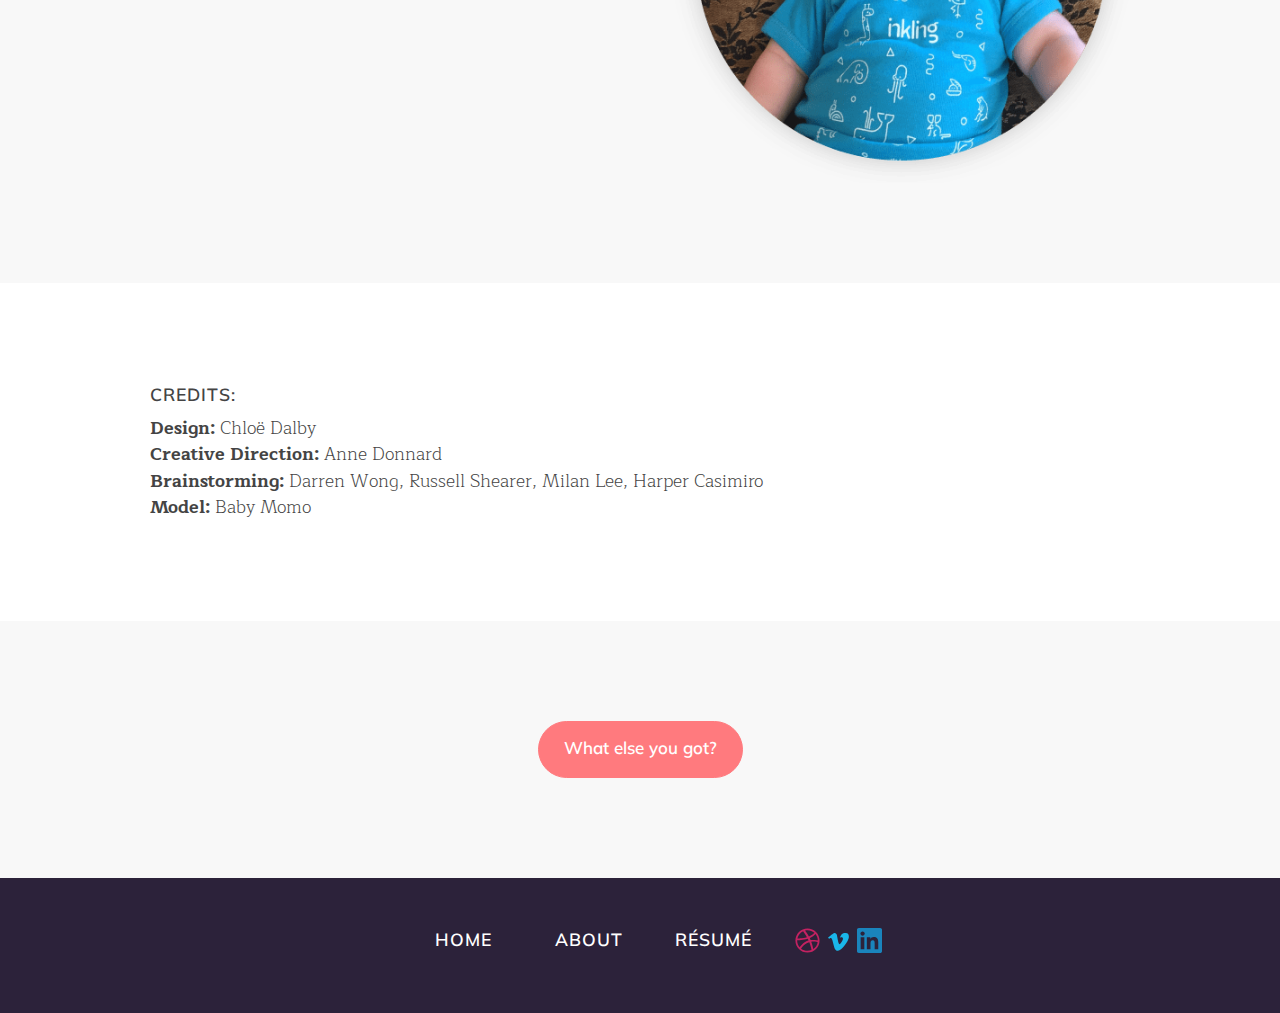
<file: inkling-onesies.html>
<!DOCTYPE html>

<html lang="en">
<head>
    <meta content="text/html; charset=utf-8" http-equiv="Content-Type">
    <!-- Enable responsiveness on mobile devices-->
    <meta content="width=device-width, initial-scale=1.0, maximum-scale=1"
    name="viewport">

    <title>Chloë Dalby</title><!-- CSS -->
    <link href="./css/main.css" rel="stylesheet" type="text/css">
    <link href='https://fonts.googleapis.com/css?family=Muli:400,400italic'
    rel='stylesheet' type='text/css'>
    <link href="https://fonts.googleapis.com/css?family=Maitree" rel=
    "stylesheet">
    <meta content="summary" name="twitter:card">
    <meta content="@ryethoughts" name="twitter:site">
    <meta content="Chloë Dalby" name="twitter:title">
    <meta content="A multi-tool designer in digital and analog media" name=
    "twitter:description">
    <meta content="http://chloedalby.com/img/avatar.gif" name="twitter:image">
    <meta content="Chloë Dalby" property="og:title">
    <meta content="Website" property="og:type">
    <meta content="http://chloedalby.com/img/avatar.gif" property="og:image">
    <meta content="http://chloedalby.com/" property="og:url">
    <meta content="A multi-tool designer in digital and analog media" property=
    "og:description">
    <meta content="Chloë Dalby" property="og:site_name">
    <meta content="en_US" property="og:locale">
    <meta content="Chloë Dalby" property="article:author">
    <!--Favicon-->
    <link rel="shortcut icon" href="/favicon.ico" type="image/x-icon" />
</head>

<body>
    <div class="menu-container">
        <div class="nav-avatar">
            <a href="index.html"><img src="img/avatar.gif"></a>
        </div>
    </div>


    <div class="full-bleed">
        <div class="hero hero-fun-2">
        </div>
    </div>


    <div class="content-extra-large bg-light-gray">
        <div>
            <h2 class="text-center mb2">Inkling Onesies</h2>
        </div>


        <div class="mb2">
            <h3 class="text-left">Summary:</h3>


            <p>We needed a way to help congratulate new
            mothers and fathers in the Inkling family, so I partnered with the
            People and Culture team to design a seriously cute new parent
            package.</p>
        </div>


        <div>
            <h3 class="text-left">Deliverables:</h3>


            <ul>
                <li>1-sided, single color print onesie
                design</li>


                <li>Postcard design</li>
            </ul>
        </div>
    </div>


    <div class="content-extra-large bg-white">
        <h3 class="text-left">Process:</h3>


        <p class=" mb2"><b>Step 1: Inspiration</b><br>
        I led a word association and sketch brainstorm with some colleagues,
        and we quickly created a bunch of concepts. We pulled our favorites,
        and landed on the idea of an Inkling-style menagerie—inspired in part
        by illustrated animal characters that were part of Inkling’s earliest
        brand identity.</p>
    </div>

    <hr class="m0 image-border">


    <div class="bg-white full-bleed">
        <div class="grid aligner grid-full">
            <div class="grid-cell aligner-item push-left">
                <p><b>Step 2: Sketching</b><br>
                With the basic idea in mind, and a glass of whiskey in hand, I
                started sketching every animal I could think of. I explored a
                few different illustration styles before settling on our
                Inkling icon style--monoline with strategic negative space and
                rounded terminals for softness.</p>
            </div>


            <div class="grid-cell aligner-item hero hero-fun-3">
            </div>
        </div>
    </div>

    <hr class="margin-extra-large mt0 mb0 mr0">


    <div class="content-extra-large bg-white">
        <p class=" mb2"><b>Step 3: Production</b><br>
        I then cherrypicked the most delightful animals from my sketches and
        brought them into illustrator. Though I loved the organic feeling of
        the original sketches, Inkling’s icon style has a more geometric
        feel—so I took a shape-driven approach and re-built them in vector.</p>


        <div class="grid grid-gutters-large grid-full mt1 mb2">
            <div class="grid-cell center"><img src="img/onesie-blue.png">
            </div>


            <div class="grid-cell center"><img src="img/onesie-card.png">
            </div>
        </div>
    </div>


    <div class="content-extra-large bg-light-gray">
        <div class="grid grid-gutters-large grid-full aligner mb0">
            <div class="grid-cell aligner-item">
                <h3 class="text-left">Solution:</h3>


                <p>A care package that can be sent to new
                parents in the Inkling community, whether employees or
                customers. Now even our littlest Inkblots can rep Inkling in
                style!</p>
            </div>


            <div class="grid-cell aligner-item"><img src="img/momo.png">
            </div>
        </div>
    </div>


    <div class="content-extra-large bg-white">
        <div>
            <h3 class="text-left">Credits:</h3>


            <p class="mb0"><b>Design:</b> Chloë Dalby<br>
            <b>Creative Direction:</b> Anne Donnard<br>
            <b>Brainstorming:</b> Darren Wong, Russell Shearer, Milan Lee,
            Harper Casimiro<br>
            <b>Model:</b> Baby Momo<br></p>
        </div>
    </div>

     <div class="content-extra-large bg-light-gray">
        <div class="text-center">
            <a class="button button-pink rounded-corners" href="index.html#work">What else you got?</a>
        </div>
    </div>


    <footer>
        <div class="content-small bg-deep-purp">
            <div class="grid grid-gutters grid-full max-500 footer mb0">
                <div class="grid-cell">
                    <h3 class="white text-center"><a class=
                    "link-inline-reverse" href=
                    "http://www.chloedalby.com">Home</a>
                    </h3>
                </div>


                <div class="grid-cell">
                    <h3 class="white text-center"><a class=
                    "link-inline-reverse" href=
                    "http://www.chloedalby.com/about">About</a>
                    </h3>
                </div>


                <div class="grid-cell">
                    <h3 class="white text-center"><a class=
                    "link-inline-reverse" href=
                    "https://www.dropbox.com/s/kjav4clgzis90k5/chloe_dalby_resume.pdf?dl=0">Résumé</a>
                    </h3>
                </div>


                <div class="grid-cell text-center">
                    <a href="https://dribbble.com/chloedalby"><img class=
                    "social-icon" src=
                    "img/logo-dribbble.svg"></a>
                    <a href=
                    "https://vimeo.com/chloedalby"><img class="social-icon"
                    src=
                    "img/logo-vimeo.svg"></a>
                    <a href=
                    "https://www.linkedin.com/in/chloe-dalby-1a24883a"><img class="social-icon"
                    src=
                    "img/logo-linkedin.svg"></a>
                </div>
            </div>
        </div>
    </footer>
</body>
</html>
</file>
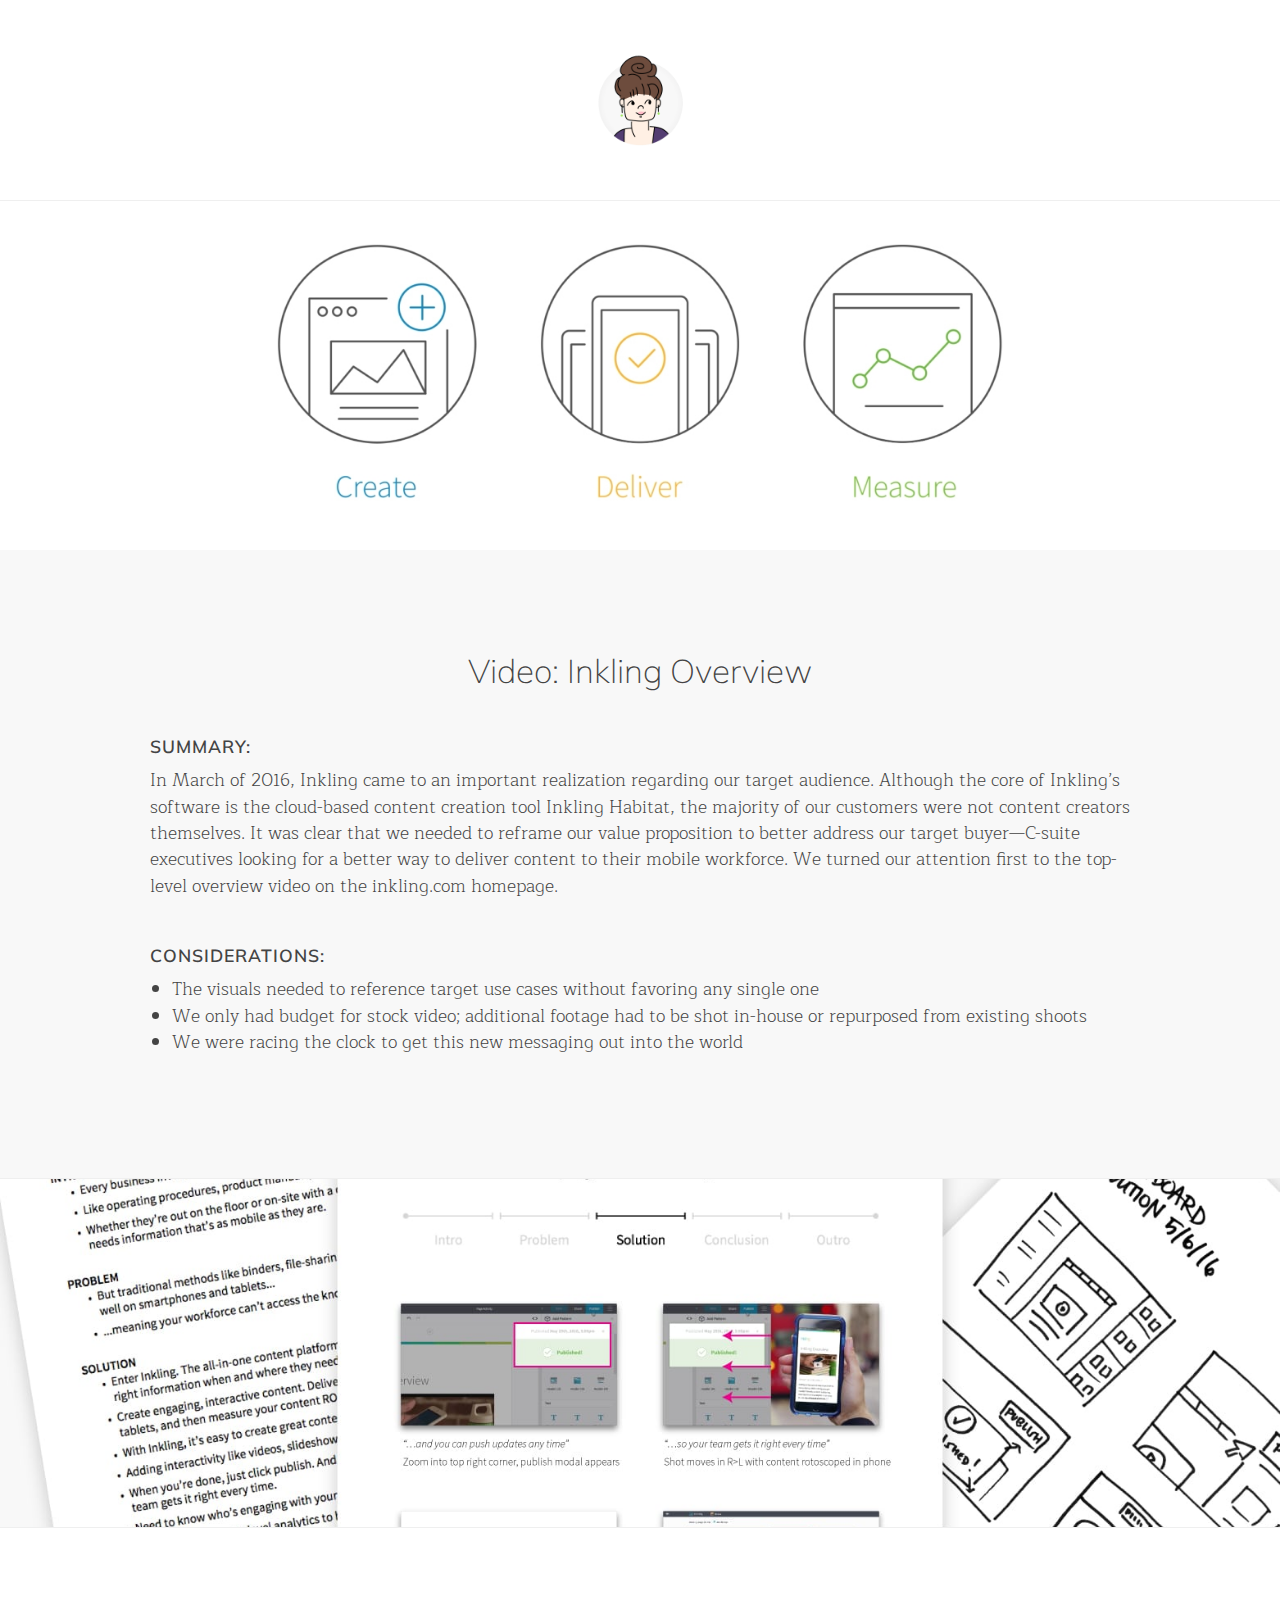
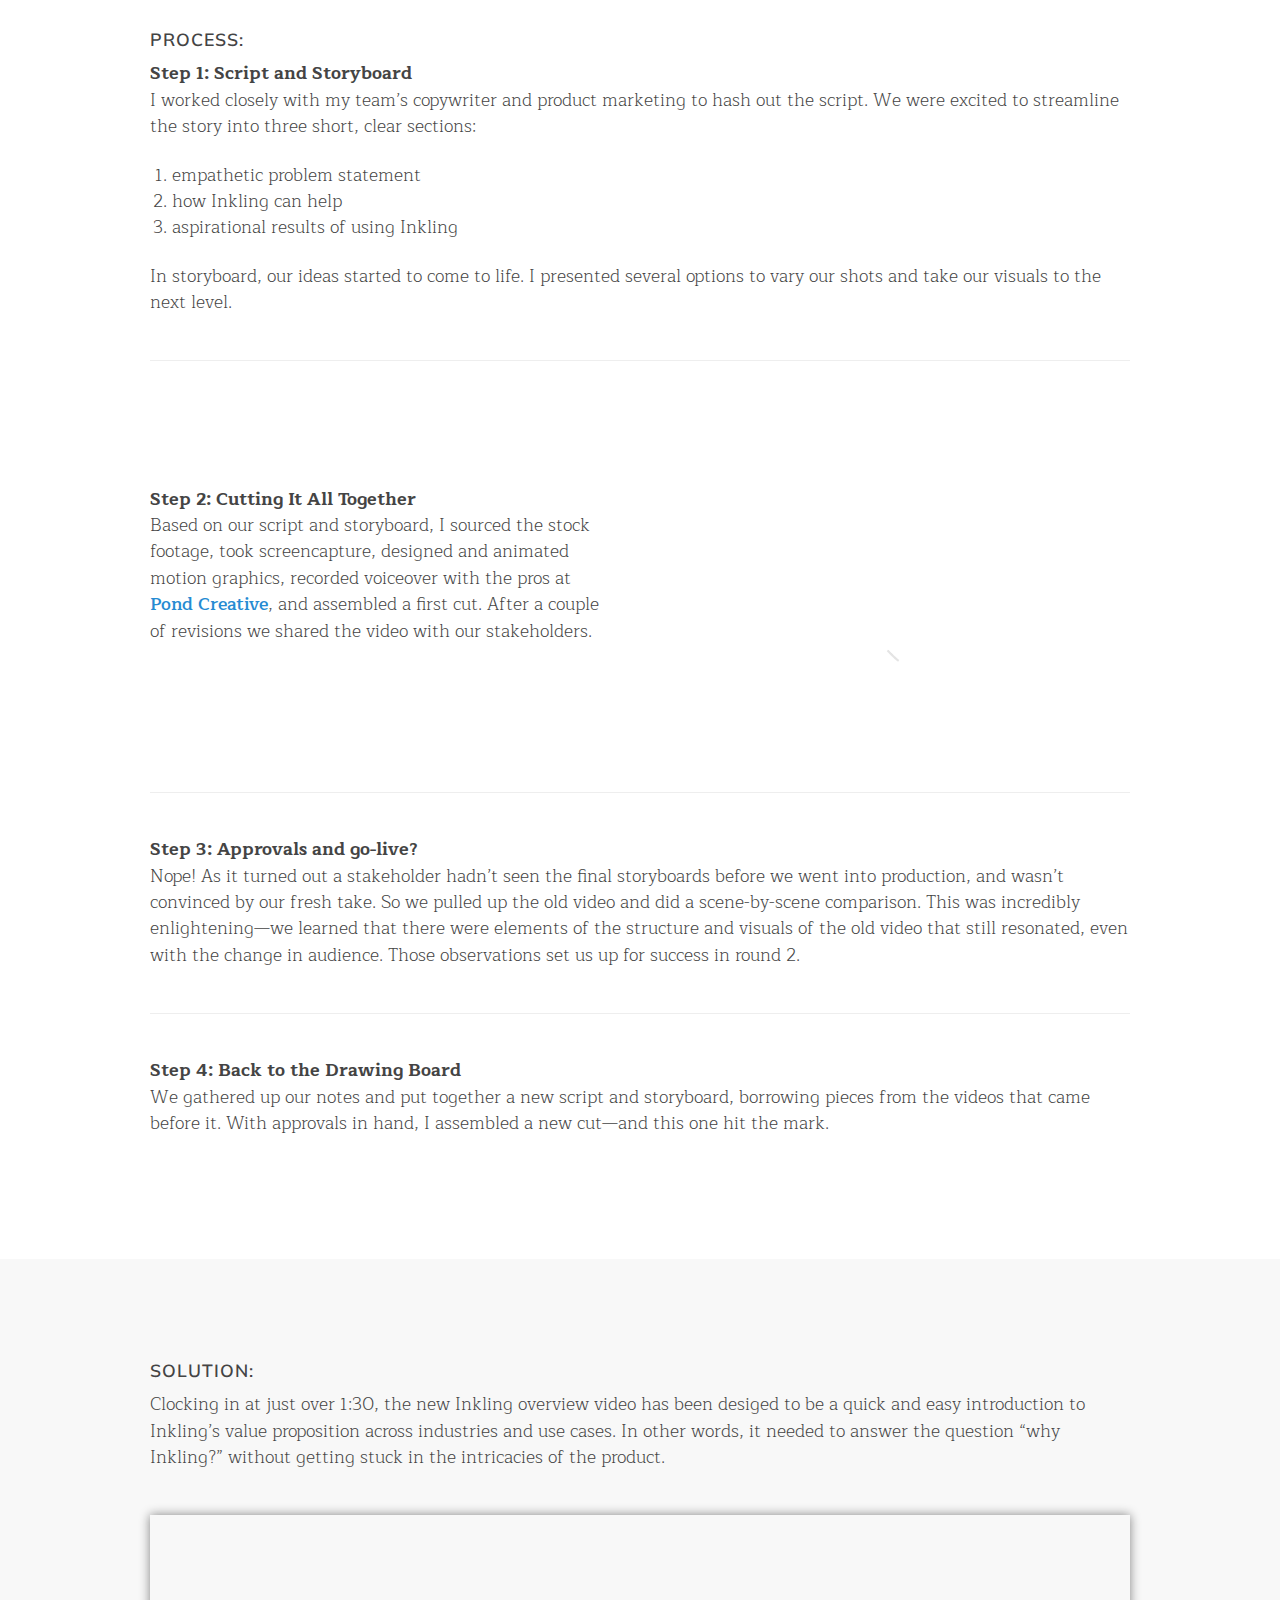
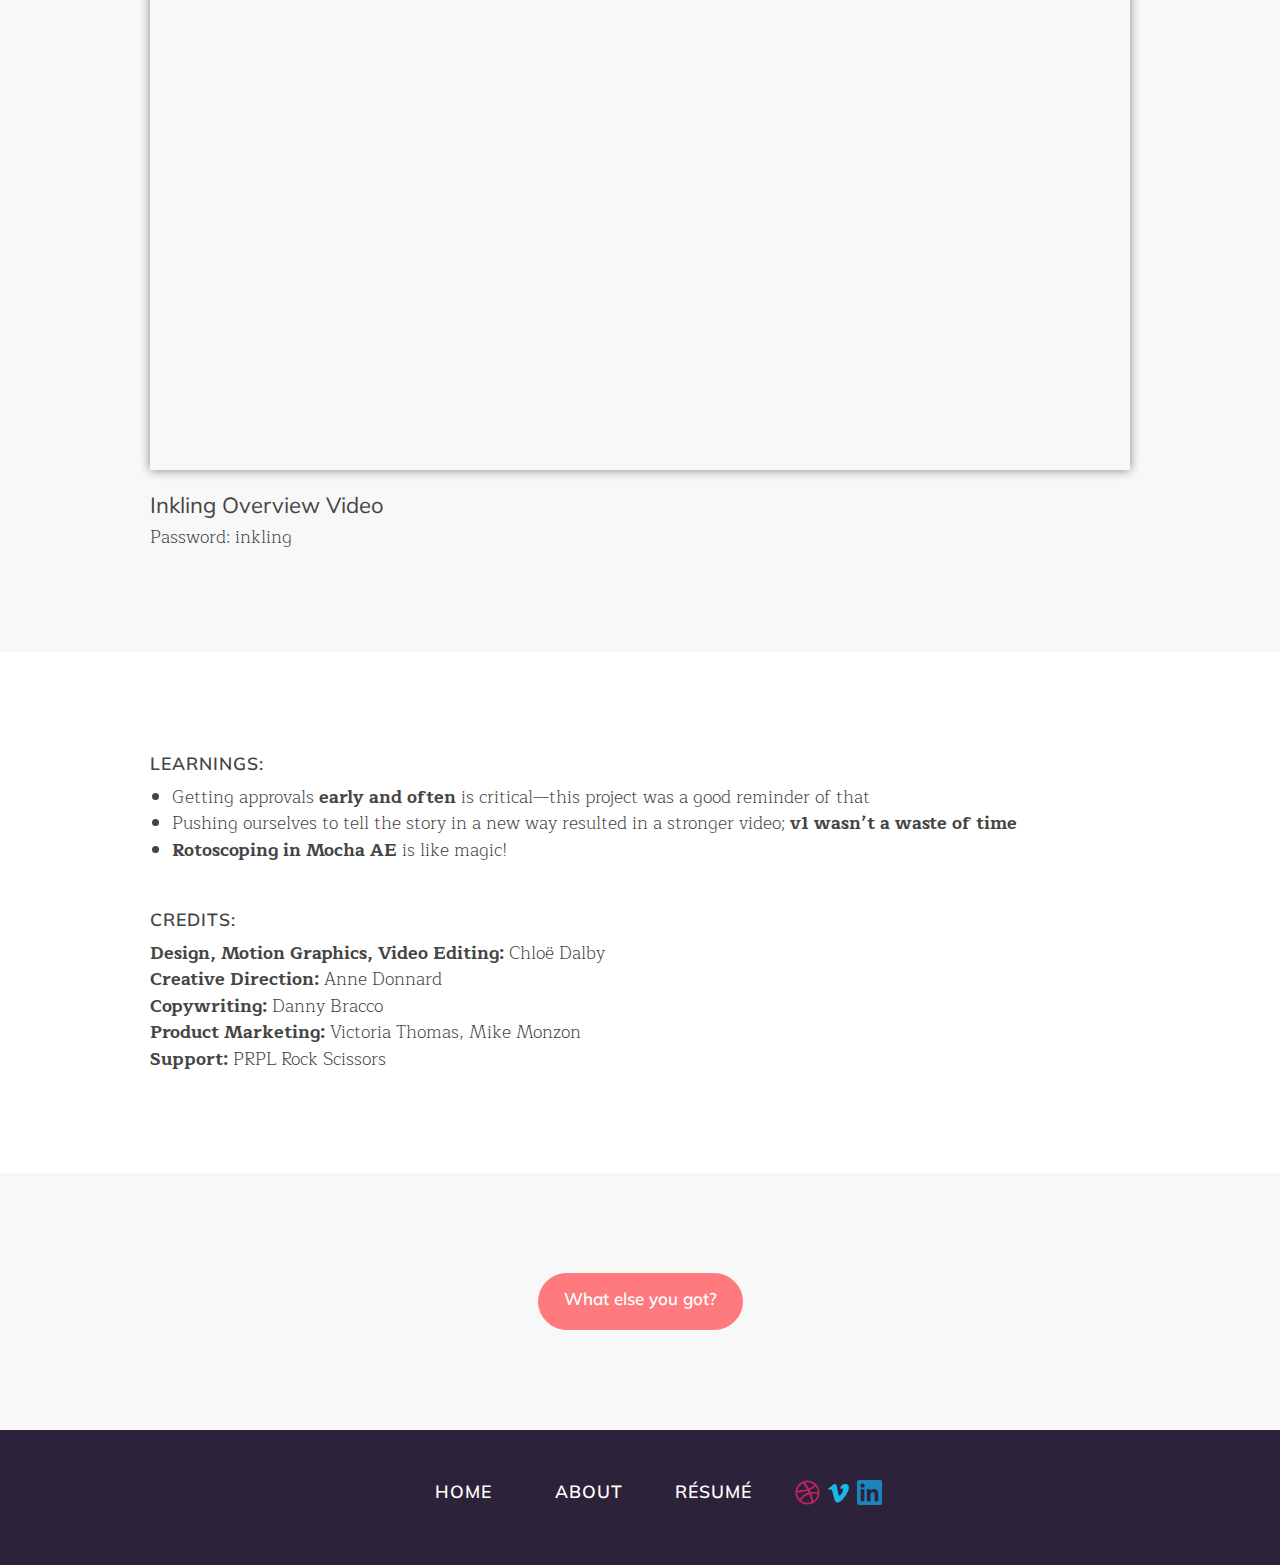
<file: inkling-overview-video.html>
<!DOCTYPE html>

<html lang="en">
<head>
    <meta content="text/html; charset=utf-8" http-equiv="Content-Type">
    <!-- Enable responsiveness on mobile devices-->
    <meta content="width=device-width, initial-scale=1.0, maximum-scale=1"
    name="viewport">

    <title>Chloë Dalby</title><!-- CSS -->
    <link href="./css/main.css" rel="stylesheet" type="text/css">
    <link href='https://fonts.googleapis.com/css?family=Muli:400,400italic'
    rel='stylesheet' type='text/css'>
    <link href="https://fonts.googleapis.com/css?family=Maitree" rel=
    "stylesheet"><!-- Icons -->
    <link href="https://afeld.github.io/emoji-css/emoji.css" rel="stylesheet">
    <meta content="summary" name="twitter:card">
    <meta content="@ryethoughts" name="twitter:site">
    <meta content="Chloë Dalby" name="twitter:title">
    <meta content="A multi-tool designer in digital and analog media" name=
    "twitter:description">
    <meta content="http://chloedalby.com/img/avatar.gif" name="twitter:image">
    <meta content="Chloë Dalby" property="og:title">
    <meta content="Website" property="og:type">
    <meta content="http://chloedalby.com/img/avatar.gif" property="og:image">
    <meta content="http://chloedalby.com/" property="og:url">
    <meta content="A multi-tool designer in digital and analog media" property=
    "og:description">
    <meta content="Chloë Dalby" property="og:site_name">
    <meta content="en_US" property="og:locale">
    <meta content="Chloë Dalby" property="article:author">
    <!--Favicon-->
    <link rel="shortcut icon" href="/favicon.ico" type="image/x-icon" />
</head>

<body>
    <div class="menu-container">
        <div class="nav-avatar">
            <a href="index.html"><img src="img/avatar.gif"></a>
        </div>
    </div>


    <div class="full-bleed">
        <div class="hero hero-video-2">
        </div>
    </div>


    <div class="content-extra-large bg-light-gray">
        <div>
            <h2 class="text-center mb2">Video: Inkling Overview</h2>
        </div>


        <div class="mb2">
            <h3 class="text-left">Summary:</h3>


            <p>In March of 2016, Inkling came to an
            important realization regarding our target audience. Although the
            core of Inkling’s software is the cloud-based content creation tool
            Inkling Habitat, the majority of our customers were not content
            creators themselves. It was clear that we needed to reframe our
            value proposition to better address our target buyer—C-suite
            executives looking for a better way to deliver content to their
            mobile workforce. We turned our attention first to the top-level
            overview video on the inkling.com homepage.</p>
        </div>


        <div>
            <h3 class="text-left">Considerations:</h3>


            <ul>
                <li>The visuals needed to reference target
                use cases without favoring any single one</li>


                <li>We only had budget for stock video;
                additional footage had to be shot in-house or repurposed from
                existing shoots</li>


                <li>We were racing the clock to get this new
                messaging out into the world</li>
            </ul>
        </div>
    </div>


    <div class="full-bleed">
        <div class="hero hero-video-3">
        </div>
    </div>


    <div class="content-extra-large bg-white">
        <h3 class="text-left">Process:</h3>


        <p><b>Step 1: Script and Storyboard</b><br>
        I worked closely with my team’s copywriter and product marketing to
        hash out the script. We were excited to streamline the story into three
        short, clear sections:</p>


        <ol>
            <li>empathetic problem statement</li>


            <li>how Inkling can help</li>


            <li>aspirational results of using Inkling</li>
        </ol>
        <p></p>

        <p class=" mb2">In storyboard, our ideas started to come to
        life. I presented several options to vary our shots and take our
        visuals to the next level.</p>

        <hr class="mb2">


        <div class="grid grid-gutters-large grid-full aligner mb2">
            <div class="grid-cell aligner-item">
                <p><b>Step 2: Cutting It All
                Together</b><br>
                Based on our script and storyboard, I sourced the stock
                footage, took screencapture, designed and animated motion
                graphics, recorded voiceover with the pros at <a class=
                "link-inline" href="http://www.pondsf.com/">Pond Creative</a>,
                and assembled a first cut. After a couple of revisions we
                shared the video with our stakeholders.</p>
            </div>


            <div class="grid-cell aligner-item"><img src="img/gif-csm.gif">
            </div>
        </div>

        <hr class="mb2">


        <p class=" mb2"><b>Step 3: Approvals and go-live?</b><br>
        Nope! As it turned out a stakeholder hadn’t seen the final storyboards
        before we went into production, and wasn’t convinced by our fresh take.
        So we pulled up the old video and did a scene-by-scene comparison. This
        was incredibly enlightening—we learned that there were elements of the
        structure and visuals of the old video that still resonated, even with
        the change in audience. Those observations set us up for success in
        round 2.</p>

        <hr class="mb2">


        <p><b>Step 4: Back to the Drawing Board</b><br>
        We gathered up our notes and put together a new script and storyboard,
        borrowing pieces from the videos that came before it. With approvals in
        hand, I assembled a new cut—and this one hit the mark.</p>
    </div>


    <div class="content-extra-large bg-light-gray">
        <div class="mb2">
            <h3 class="text-left">Solution:</h3>


            <p>Clocking in at just over 1:30, the new
            Inkling overview video has been desiged to be a quick and easy
            introduction to Inkling’s value proposition across industries and
            use cases. In other words, it needed to answer the question “why
            Inkling?” without getting stuck in the intricacies of the
            product.</p>
        </div>


        <div class="video-wrapper one-up-vid mb1">
            <iframe allowfullscreen="allowfullscreen" frameborder="0" height=
            "450" id="player0" name="player0" src=
            "https://player.vimeo.com/video/171449181?title=0&byline=0&portrait=0"
            width="800"></iframe>
        </div>


        <h4 class="mt1">Inkling Overview Video</h4>
<p class = "mb0">Password: inkling</p>
    </div>


    <div class="content-extra-large bg-white">
        <div class="mb2">
            <h3 class="text-left">Learnings:</h3>


            <ul>
                <li>Getting approvals <b>early and often</b>
                is critical—this project was a good reminder of that</li>


                <li>Pushing ourselves to tell the story in a
                new way resulted in a stronger video; <b>v1 wasn’t a waste of
                time</b></li>


                <li><b>Rotoscoping in Mocha AE</b> is like
                magic!<i class="em em-sparkles"></i></li>
            </ul>
        </div>


        <div>
            <h3 class="text-left">Credits:</h3>


            <p class="mb0"><b>Design, Motion Graphics, Video
            Editing:</b> Chloë Dalby<br>
            <b>Creative Direction:</b> Anne Donnard<br>
            <b>Copywriting:</b> Danny Bracco<br>
            <b>Product Marketing:</b> Victoria Thomas, Mike Monzon<br>
            <b>Support:</b> PRPL Rock Scissors</p>
        </div>
    </div>

     <div class="content-extra-large bg-light-gray">
        <div class="text-center">
            <a class="button button-pink rounded-corners" href="index.html#work">What else you got?</a>
        </div>
    </div>


    <footer>
        <div class="content-small bg-deep-purp">
            <div class="grid grid-gutters grid-full max-500 footer mb0">
                <div class="grid-cell">
                    <h3 class="white text-center"><a class=
                    "link-inline-reverse" href=
                    "http://www.chloedalby.com">Home</a>
                    </h3>
                </div>


                <div class="grid-cell">
                    <h3 class="white text-center"><a class=
                    "link-inline-reverse" href=
                    "http://www.chloedalby.com/about">About</a>
                    </h3>
                </div>


                <div class="grid-cell">
                    <h3 class="white text-center"><a class=
                    "link-inline-reverse" href=
                    "https://www.dropbox.com/s/kjav4clgzis90k5/chloe_dalby_resume.pdf?dl=0">Résumé</a>
                    </h3>
                </div>


                 <div class="grid-cell text-center">
                    <a href="https://dribbble.com/chloedalby"><img class=
                    "social-icon" src=
                    "img/logo-dribbble.svg"></a>
                    <a href=
                    "https://vimeo.com/chloedalby"><img class="social-icon"
                    src=
                    "img/logo-vimeo.svg"></a>
                    <a href=
                    "https://www.linkedin.com/in/chloe-dalby-1a24883a"><img class="social-icon"
                    src=
                    "img/logo-linkedin.svg"></a>
                </div>
            </div>
        </div>
    </footer>
</body>
</html>
</file>
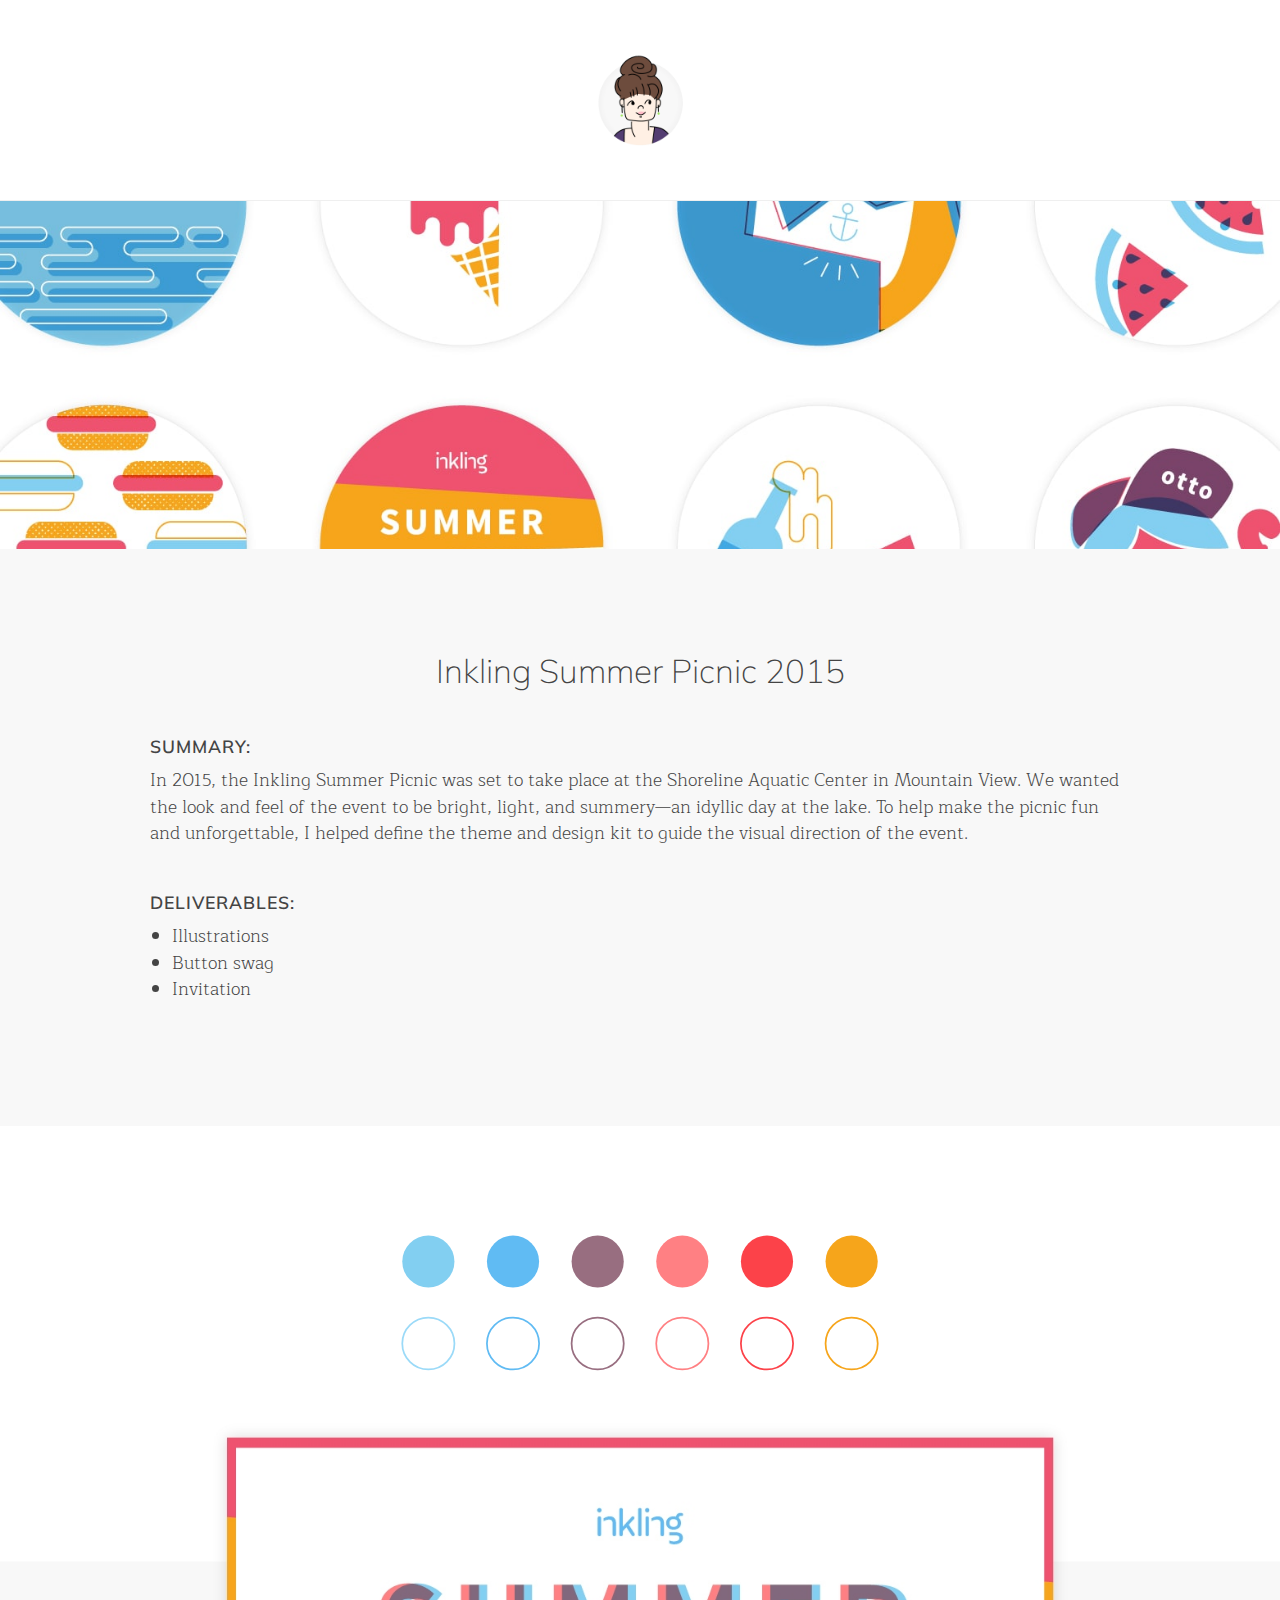
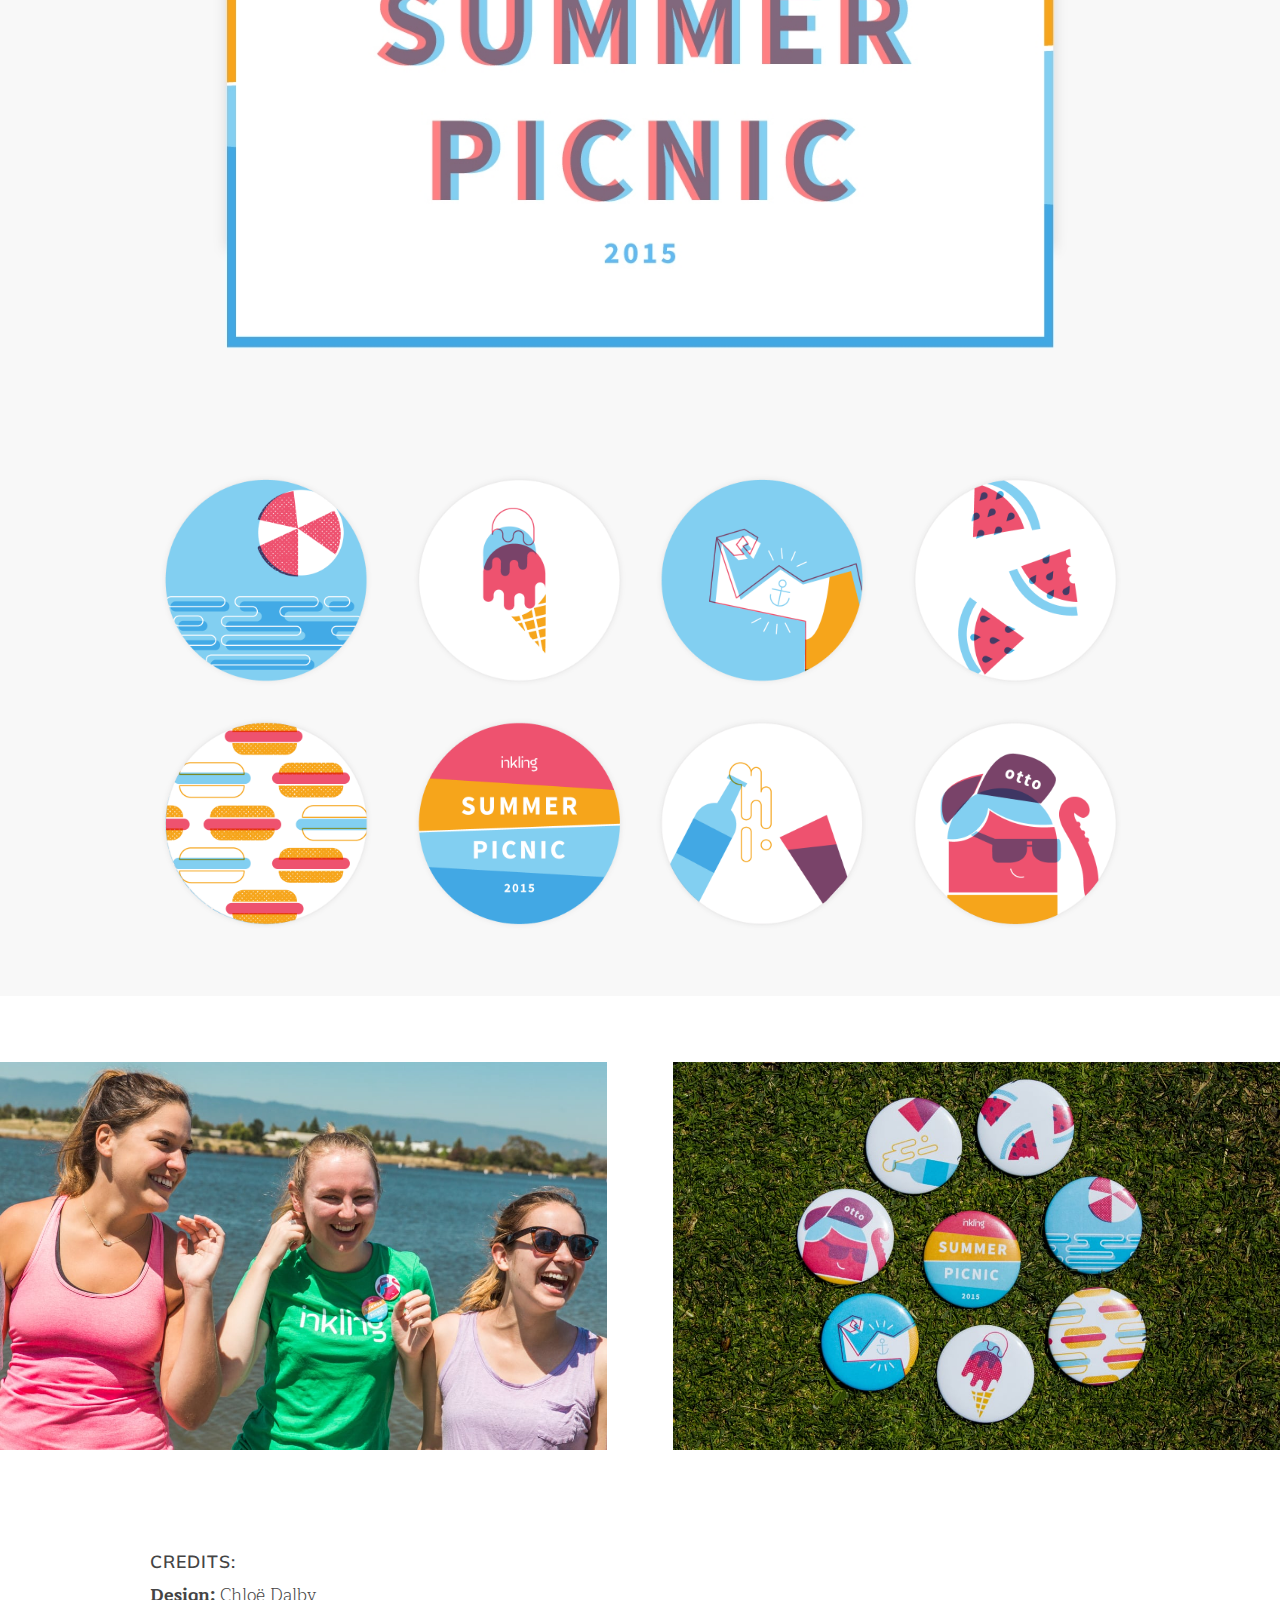
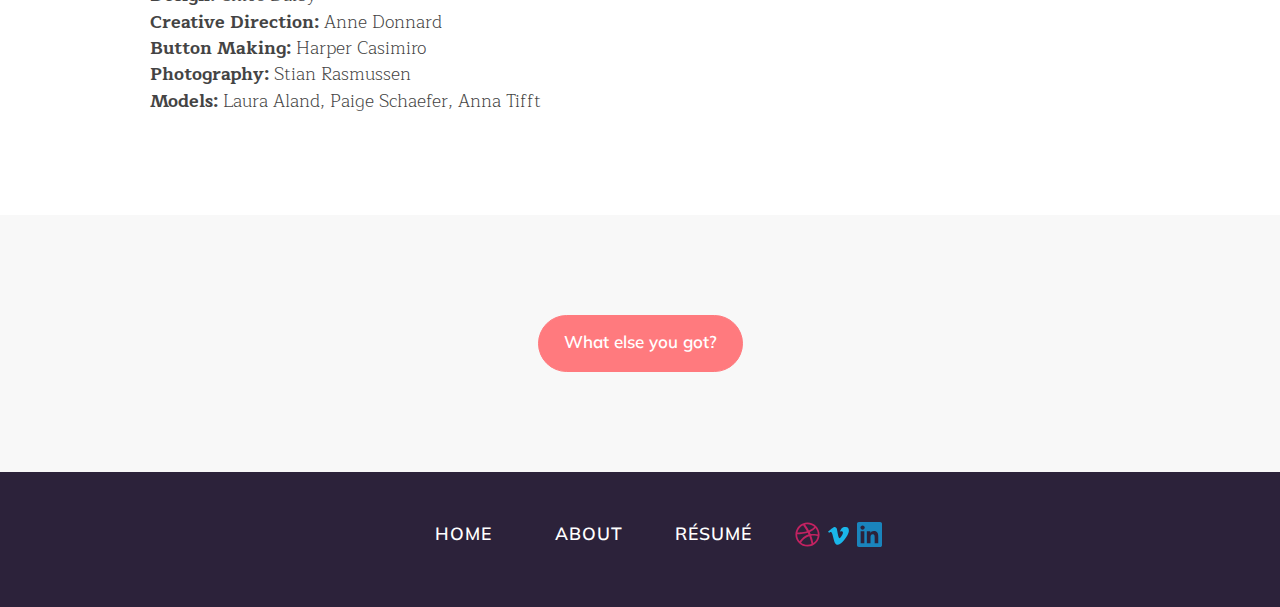
<file: inkling-picnic-15.html>
<!DOCTYPE html>

<html lang="en">
<head>
    <meta content="text/html; charset=utf-8" http-equiv="Content-Type">
    <!-- Enable responsiveness on mobile devices-->
    <meta content="width=device-width, initial-scale=1.0, maximum-scale=1"
    name="viewport">

    <title>Chloë Dalby</title>
    <!-- CSS -->
    <link href="./css/main.css" rel="stylesheet" type="text/css">
    <link href='https://fonts.googleapis.com/css?family=Muli:400,400italic'
    rel='stylesheet' type='text/css'>
    <link href="https://fonts.googleapis.com/css?family=Maitree" rel=
    "stylesheet">
    <meta content="summary" name="twitter:card">
    <meta content="@ryethoughts" name="twitter:site">
    <meta content="Chloë Dalby" name="twitter:title">
    <meta content="A multi-tool designer in digital and analog media" name=
    "twitter:description">
    <meta content="http://chloedalby.com/img/avatar.gif" name="twitter:image">
    <meta content="Chloë Dalby" property="og:title">
    <meta content="Website" property="og:type">
    <meta content="http://chloedalby.com/img/avatar.gif" property="og:image">
    <meta content="http://chloedalby.com/" property="og:url">
    <meta content="A multi-tool designer in digital and analog media" property=
    "og:description">
    <meta content="Chloë Dalby" property="og:site_name">
    <meta content="en_US" property="og:locale">
    <meta content="Chloë Dalby" property="article:author">
    <!--Favicon-->
    <link rel="shortcut icon" href="/favicon.ico" type="image/x-icon" />
</head>

<body>
    <div class="menu-container">
        <div class="nav-avatar">
            <a href="index.html"><img src="img/avatar.gif"></a>
        </div>
    </div>


    <div class="full-bleed">
        <div class="hero hero-fun-4 border">
        </div>
    </div>


    <div class="content-extra-large bg-light-gray">
        <div>
            <h2 class="text-center mb2">Inkling Summer Picnic 2015</h2>
        </div>


        <div class="mb2">
            <h3 class="text-left">Summary:</h3>


            <p>In 2015, the Inkling Summer Picnic was set to
            take place at the Shoreline Aquatic Center in Mountain View. We
            wanted the look and feel of the event to be bright, light, and
            summery—an idyllic day at the lake. To help make the picnic fun and
            unforgettable, I helped define the theme and design kit to guide
            the visual direction of the event.</p>
        </div>


        <div>
            <h3 class="text-left">Deliverables:</h3>


            <ul>
                <li>Illustrations</li>


                <li>Button swag</li>


                <li>Invitation</li>
            </ul>
        </div>
    </div>


    <div class="content-extra-large bg-white full-bleed pb0"><img class=
    "center one-half max-500 mb2" src="img/picnic-15-palette.svg"> <img src=
    "img/button-invitation.jpg"></div>


    <div class="content-extra-large bg-light-gray">
        <div class="grid grid-gutters grid-full">
            <div class="grid-cell center"><img src="img/button-grid-1.png">
            </div>


            <div class="grid-cell center"><img src="img/button-grid-2.png">
            </div>
        </div>
    </div>


    <div class="content-extra-large bg-white full-bleed pt0 pb0">
        <div class="grid grid-gutters-large grid-full mb0">
            <div class="grid-cell center"><img src=
            "img/button-photo-grid-1.jpg">
            </div>


            <div class="grid-cell center"><img src=
            "img/button-photo-grid-2.jpg">
            </div>
        </div>
    </div>


    <div class="content-extra-large bg-white">
        <div>
            <h3 class="text-left">Credits:</h3>
            <p class="mb0"><b>Design:</b> Chloë Dalby<br>
            <b>Creative Direction:</b> Anne Donnard<br>
            <b>Button Making:</b> Harper Casimiro<br>
            <b>Photography:</b> Stian Rasmussen<br>
            <b>Models:</b> Laura Aland, Paige Schaefer, Anna Tifft<br></p>
        </div>
    </div>
    
     <div class="content-extra-large bg-light-gray">
        <div class="text-center">
            <a class="button button-pink rounded-corners" href="index.html#work">What else you got?</a>
        </div>
    </div>

    <footer>
        <div class="content-small bg-deep-purp">
            <div class="grid grid-gutters grid-full max-500 footer mb0">
                <div class="grid-cell">
                    <h3 class="white text-center"><a class=
                    "link-inline-reverse" href=
                    "http://www.chloedalby.com">Home</a>
                    </h3>
                </div>


                <div class="grid-cell">
                    <h3 class="white text-center"><a class=
                    "link-inline-reverse" href=
                    "http://www.chloedalby.com/about">About</a>
                    </h3>
                </div>


                <div class="grid-cell">
                    <h3 class="white text-center"><a class=
                    "link-inline-reverse" href=
                    "https://www.dropbox.com/s/kjav4clgzis90k5/chloe_dalby_resume.pdf?dl=0">Résumé</a>
                    </h3>
                </div>


                 <div class="grid-cell text-center">
                    <a href="https://dribbble.com/chloedalby"><img class=
                    "social-icon" src=
                    "img/logo-dribbble.svg"></a>
                    <a href=
                    "https://vimeo.com/chloedalby"><img class="social-icon"
                    src=
                    "img/logo-vimeo.svg"></a>
                    <a href=
                    "https://www.linkedin.com/in/chloe-dalby-1a24883a"><img class="social-icon"
                    src=
                    "img/logo-linkedin.svg"></a>
                </div>
            </div>
        </div>
    </footer>
</body>
</html>
</file>
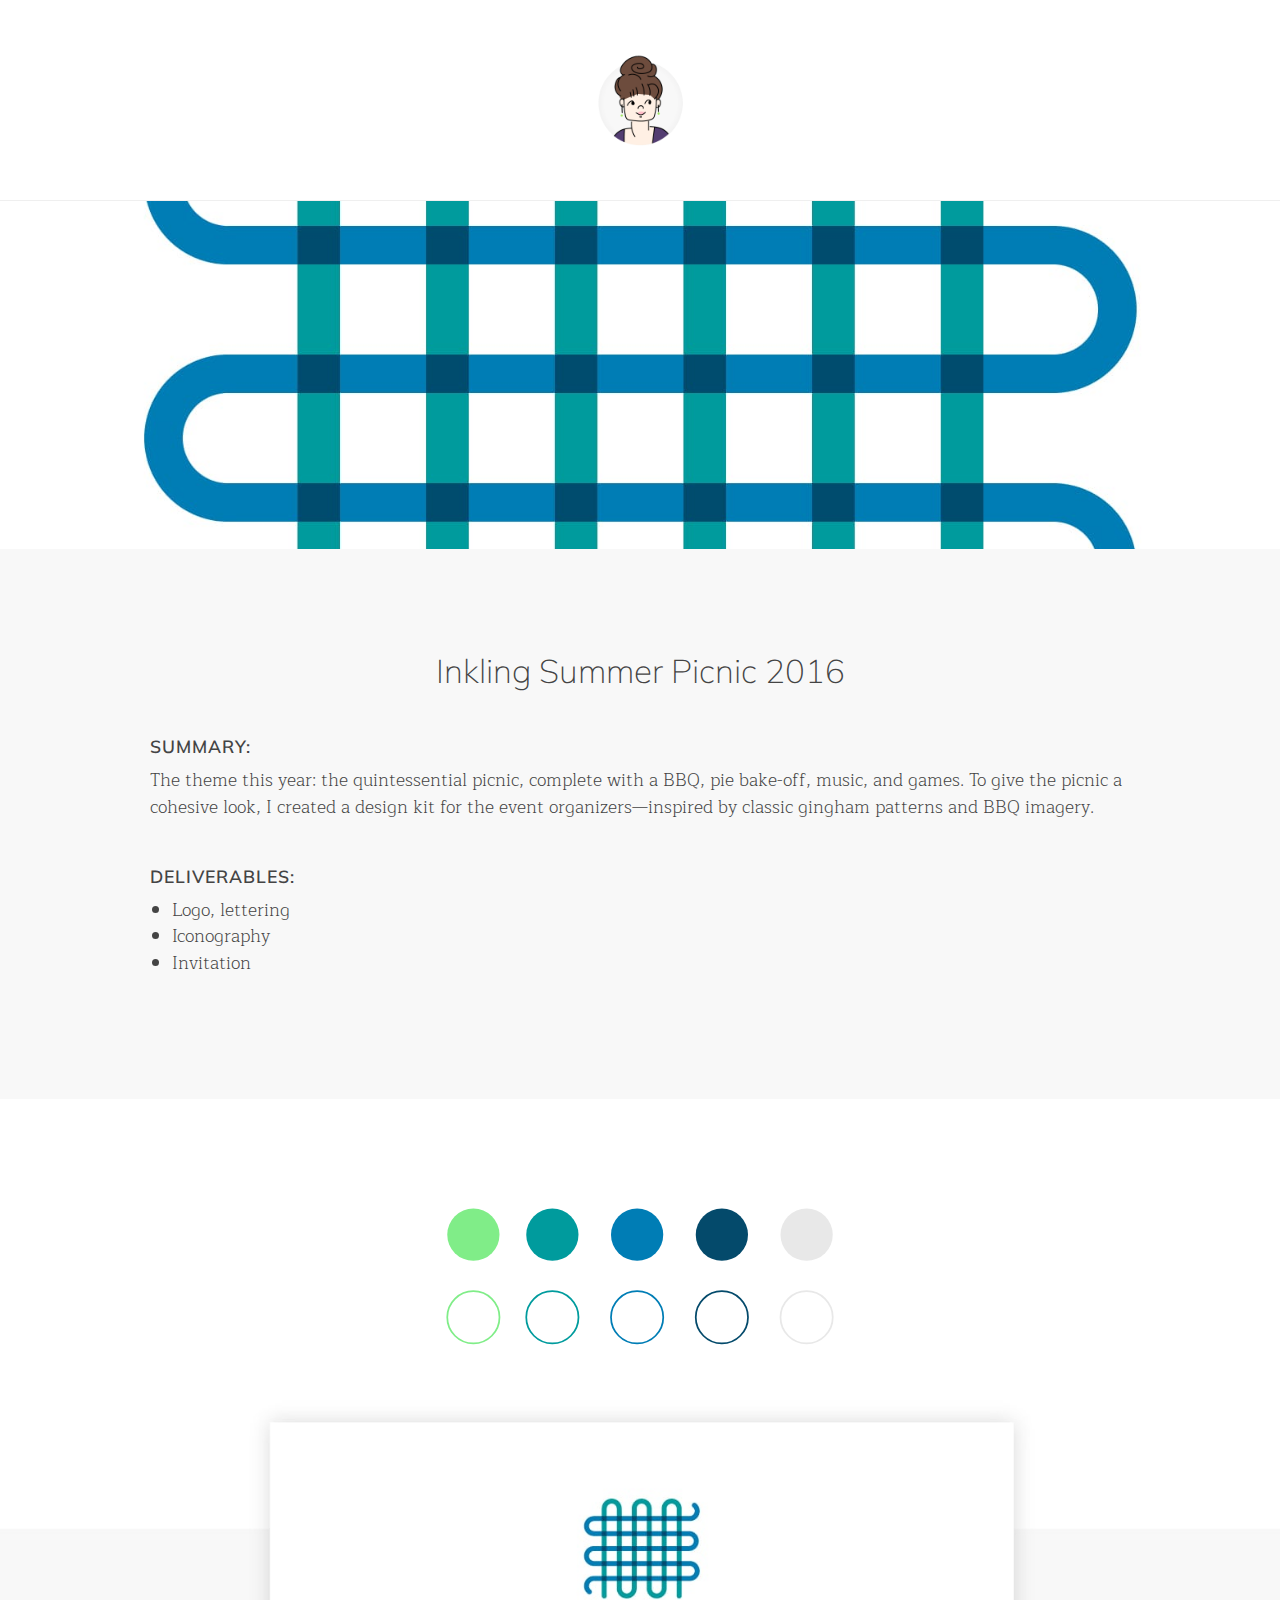
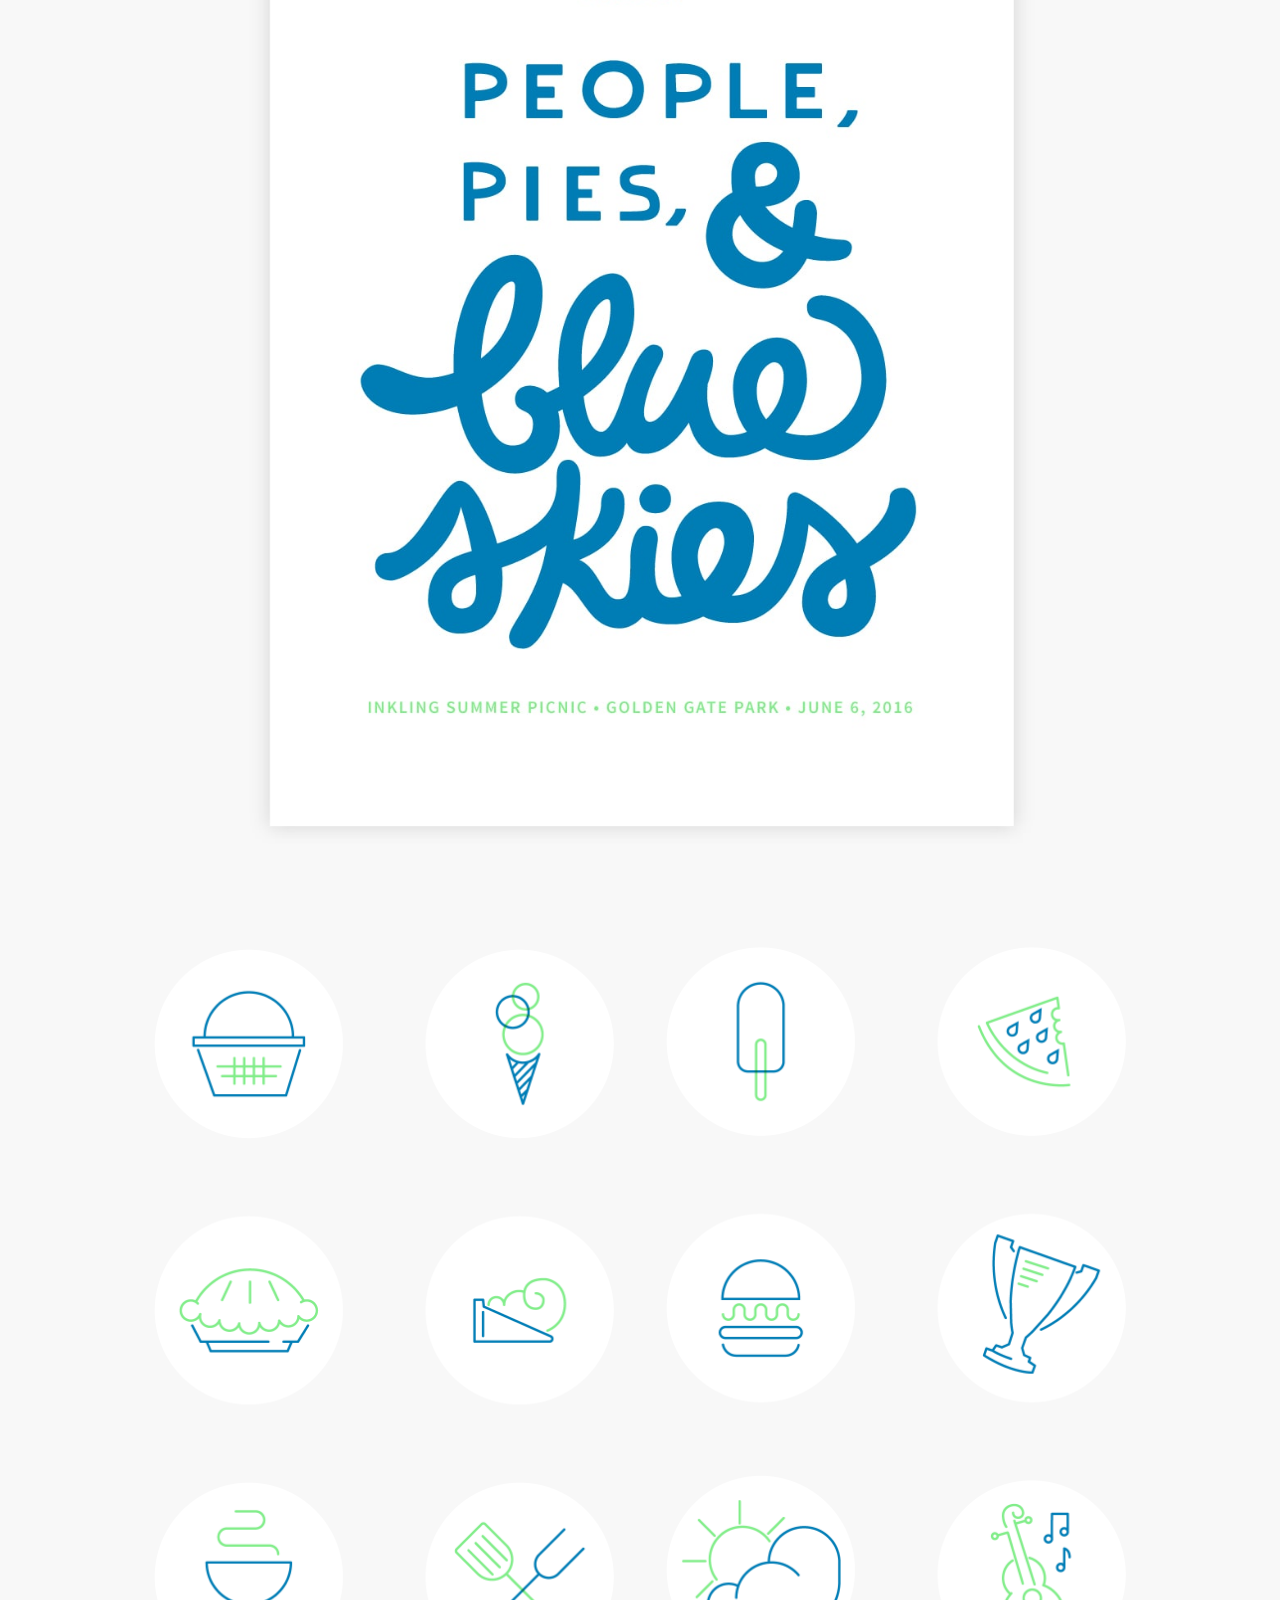
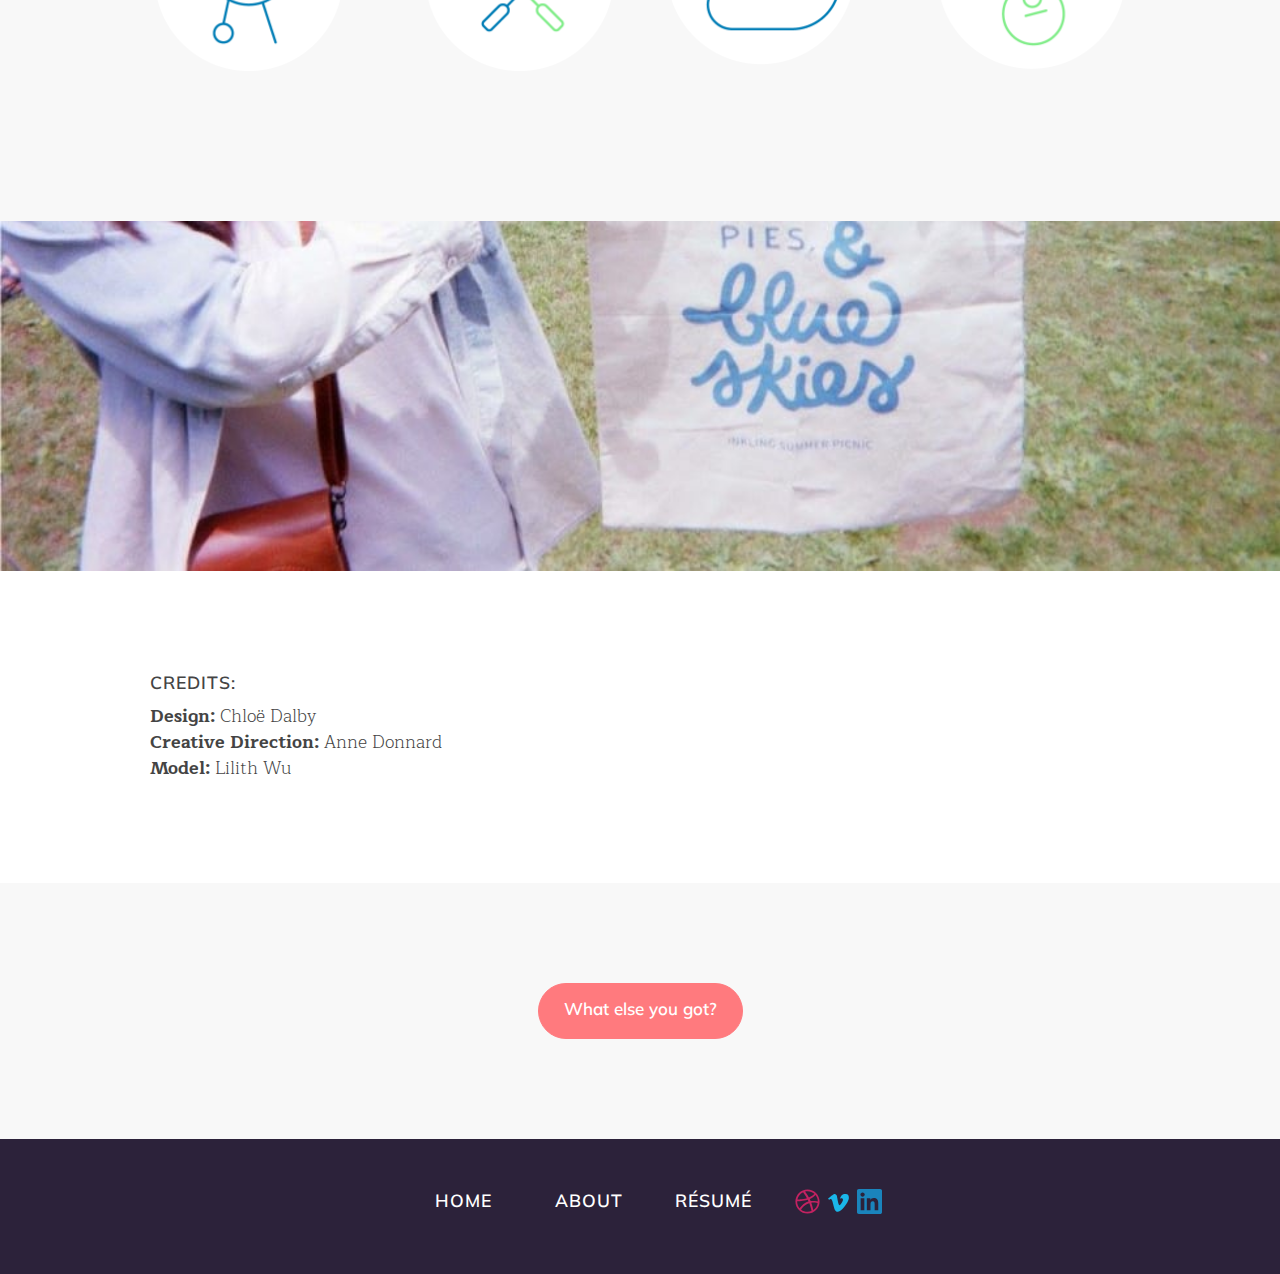
<file: inkling-picnic-16.html>
<!DOCTYPE html>

<html lang="en">
<head>
    <meta content="text/html; charset=utf-8" http-equiv="Content-Type">
    <!-- Enable responsiveness on mobile devices-->
    <meta content="width=device-width, initial-scale=1.0, maximum-scale=1"
    name="viewport">

    <title>Chloë Dalby</title>
    <!-- CSS -->
    <link href="./css/main.css" rel="stylesheet" type="text/css">
    <link href='https://fonts.googleapis.com/css?family=Muli:400,400italic'
    rel='stylesheet' type='text/css'>
    <link href="https://fonts.googleapis.com/css?family=Maitree" rel=
    "stylesheet">
    <meta content="summary" name="twitter:card">
    <meta content="@ryethoughts" name="twitter:site">
    <meta content="Chloë Dalby" name="twitter:title">
    <meta content="A multi-tool designer in digital and analog media" name=
    "twitter:description">
    <meta content="http://chloedalby.com/img/avatar.gif" name="twitter:image">
    <meta content="Chloë Dalby" property="og:title">
    <meta content="Website" property="og:type">
    <meta content="http://chloedalby.com/img/avatar.gif" property="og:image">
    <meta content="http://chloedalby.com/" property="og:url">
    <meta content="A multi-tool designer in digital and analog media" property=
    "og:description">
    <meta content="Chloë Dalby" property="og:site_name">
    <meta content="en_US" property="og:locale">
    <meta content="Chloë Dalby" property="article:author">
    <!--Favicon-->
    <link rel="shortcut icon" href="/favicon.ico" type="image/x-icon" />
</head>

<body>
    <div class="menu-container">
        <div class="nav-avatar">
            <a href="index.html"><img src="img/avatar.gif"></a>
        </div>
    </div>


    <div class="full-bleed">
        <div class="hero hero-fun-5 border">
        </div>
    </div>


    <div class="content-extra-large bg-light-gray">
        <div>
            <h2 class="text-center mb2">Inkling Summer Picnic 2016</h2>
        </div>


        <div class="mb2">
            <h3 class="text-left">Summary:</h3>


            <p>The theme this year: the quintessential
            picnic, complete with a BBQ, pie bake-off, music, and games. To
            give the picnic a cohesive look, I created a design kit for the
            event organizers—inspired by classic gingham patterns and BBQ
            imagery.</p>
        </div>


        <div>
            <h3 class="text-left">Deliverables:</h3>


            <ul>
                <li>Logo, lettering</li>


                <li>Iconography</li>


                <li>Invitation</li>
            </ul>
        </div>
    </div>


    <div class="content-extra-large bg-white full-bleed pb0"><img class=
    "center one-half max-500 mb2" src="img/picnic-16-palette.svg"> <img src=
    "img/gingham-invitation.jpg"></div>


    <div class="content-extra-large bg-light-gray">
        <div class="grid grid-gutters-med grid-full">
            <div class="grid-cell center"><img src="img/gingham-icons-1.png">
            </div>


            <div class="grid-cell center"><img src="img/gingham-icons-2.png">
            </div>
        </div>
    </div>


    <div class="full-bleed">
        <div class="hero hero-fun-6">
        </div>
    </div>


    <div class="content-extra-large bg-white">
        <div>
            <h3 class="text-left">Credits:</h3>
            <p class="mb0"><b>Design:</b> Chloë Dalby<br>
            <b>Creative Direction:</b> Anne Donnard<br>
            <b>Model:</b> Lilith Wu<br></p>
        </div>
    </div>
    <div class="content-extra-large bg-light-gray">
        <div class="text-center">
            <a class="button button-pink rounded-corners" href="index.html#work">What else you got?</a>
        </div>
    </div>


    <footer>
        <div class="content-small bg-deep-purp">
            <div class="grid grid-gutters grid-full max-500 footer mb0">
                <div class="grid-cell">
                    <h3 class="white text-center"><a class=
                    "link-inline-reverse" href=
                    "http://www.chloedalby.com">Home</a>
                    </h3>
                </div>


                <div class="grid-cell">
                    <h3 class="white text-center"><a class=
                    "link-inline-reverse" href=
                    "http://www.chloedalby.com/about">About</a>
                    </h3>
                </div>


                <div class="grid-cell">
                    <h3 class="white text-center"><a class=
                    "link-inline-reverse" href=
                    "https://www.dropbox.com/s/kjav4clgzis90k5/chloe_dalby_resume.pdf?dl=0">Résumé</a>
                    </h3>
                </div>


                 <div class="grid-cell text-center">
                    <a href="https://dribbble.com/chloedalby"><img class=
                    "social-icon" src=
                    "img/logo-dribbble.svg"></a>
                    <a href=
                    "https://vimeo.com/chloedalby"><img class="social-icon"
                    src=
                    "img/logo-vimeo.svg"></a>
                    <a href=
                    "https://www.linkedin.com/in/chloe-dalby-1a24883a"><img class="social-icon"
                    src=
                    "img/logo-linkedin.svg"></a>
                </div>
            </div>
        </div>
    </footer>
</body>
</html>
</file>
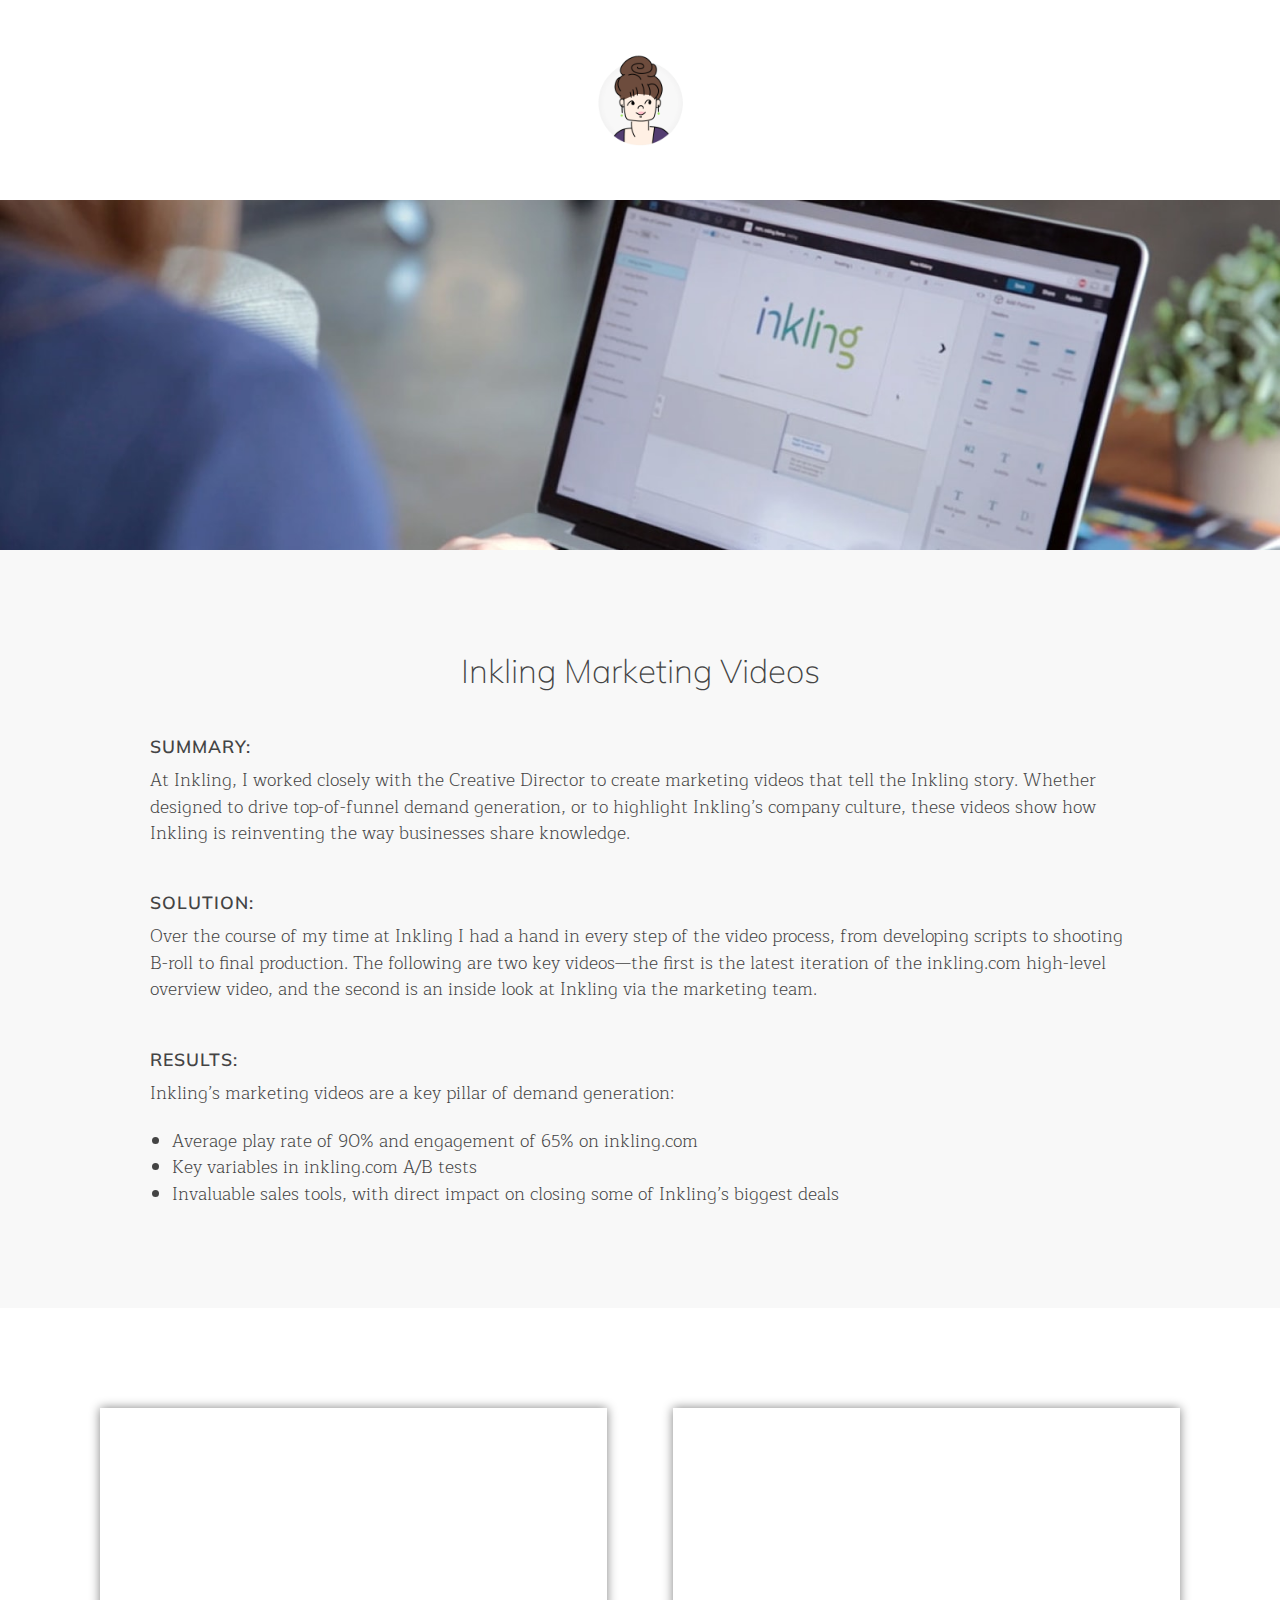
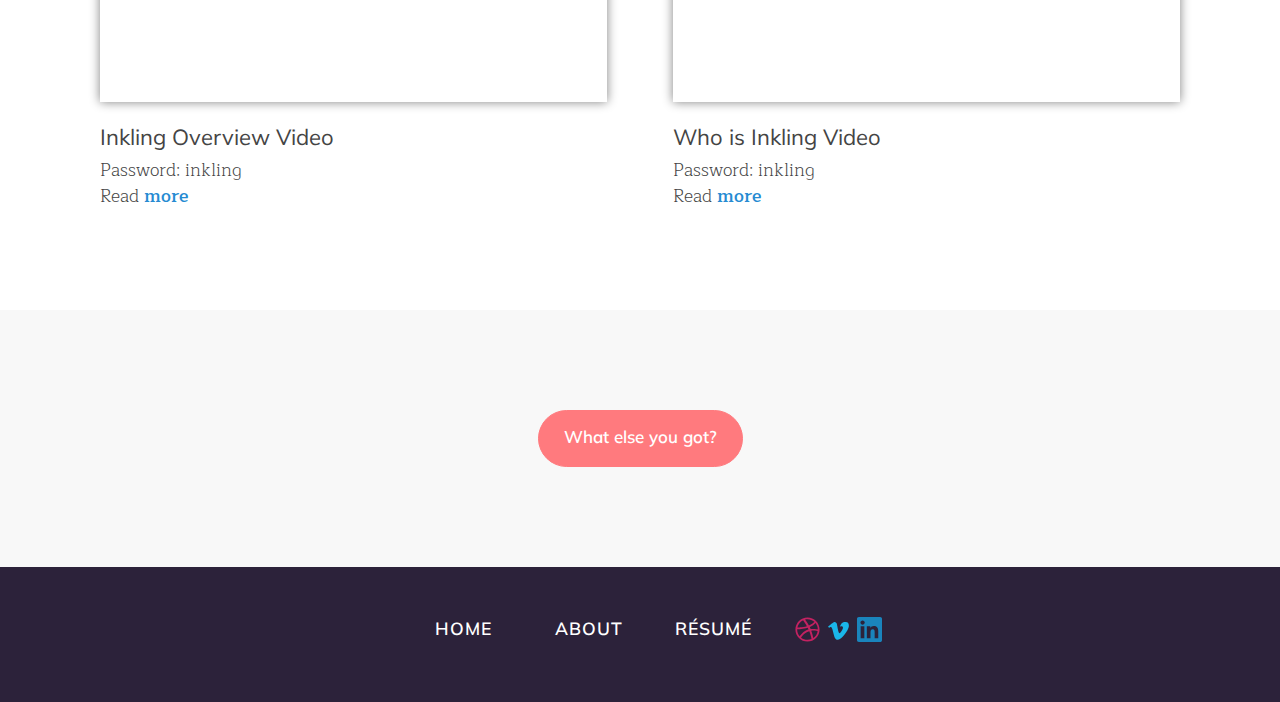
<file: inkling-videos.html>
<!DOCTYPE html>
<html lang="en"><head>
    <meta content="text/html; charset=utf-8" http-equiv="Content-Type">
    <!-- Enable responsiveness on mobile devices-->
    <meta content="width=device-width, initial-scale=1.0, maximum-scale=1"
    name="viewport">

    <title>Chloë Dalby</title>
    <!-- CSS -->
    <link href="./css/main.css" rel="stylesheet" type="text/css">
    <link href='https://fonts.googleapis.com/css?family=Muli:400,400italic'
    rel='stylesheet' type='text/css'>
    <link href="https://fonts.googleapis.com/css?family=Maitree" rel=
    "stylesheet">
    <meta content="summary" name="twitter:card">
    <meta content="@ryethoughts" name="twitter:site">
    <meta content="Chloë Dalby" name="twitter:title">
    <meta content="A multi-tool designer in digital and analog media" name=
    "twitter:description">
    <meta content="http://chloedalby.com/img/avatar.gif" name="twitter:image">
    <meta content="Chloë Dalby" property="og:title">
    <meta content="Website" property="og:type">
    <meta content="http://chloedalby.com/img/avatar.gif" property="og:image">
    <meta content="http://chloedalby.com/" property="og:url">
    <meta content="A multi-tool designer in digital and analog media" property=
    "og:description">
    <meta content="Chloë Dalby" property="og:site_name">
    <meta content="en_US" property="og:locale">
    <meta content="Chloë Dalby" property="article:author">
    <!--Favicon-->
    <link rel="shortcut icon" href="/favicon.ico" type="image/x-icon" />
</head>

<body>
<div class="menu-container">
  <div class="nav-avatar">
    <a href="index.html">
    <img src="img/avatar.gif">
    </a>
  </div>
</div>

<div class="full-bleed">
  <div class="hero hero-video-1">
  </div>
</div>

<div class="content-extra-large bg-light-gray">
    <div>
      <h2 class="text-center mb2">Inkling Marketing Videos</h2>
      </div>
    
<div class="mb2">
  <h3 class="text-left">Summary:</h3>
  <p>At Inkling, I worked closely with the Creative Director to create marketing videos that tell the Inkling story. Whether designed to drive top-of-funnel demand generation, or to highlight Inkling’s company culture, these videos show how Inkling is reinventing the way businesses share knowledge.</p>
</div>
<div class="mb2">
  <h3 class="text-left">Solution:</h3>
  <p>Over the course of my time at Inkling I had a hand in every step of the video process, from developing scripts to shooting B-roll to final production. The following are two key videos—the first is the latest iteration of the inkling.com high-level overview video, and the second is an inside look at Inkling via the marketing team.</p>
</div>
<div>
    <h3 class="text-left">Results:</h3>
              <p>Inkling’s marketing videos are a key pillar of demand generation:
<ul class="mb0">
  <li>Average play rate of 90% and engagement of 65% on inkling.com</li>
  <li>Key variables in inkling.com A/B tests</li>
  <li>Invaluable sales tools, with direct impact on closing some of Inkling’s biggest deals</li>
</ul>
</div>
</div>

<div class="bg-white content">
 <div class="grid grid-gutters-large grid-full mb0">
    <div class="grid-cell-mid center">
      <div class="video-wrapper two-up-vid mb1">
      <iframe src="https://player.vimeo.com/video/171449181?title=0&byline=0&portrait=0" width="800" height="450" frameborder="0" allowfullscreen="allowfullscreen" id="player0"></iframe>
      </div> 
      <h4 class="mt1">Inkling Overview Video</h4>
    <p class = "mb0">Password: inkling</p>
      <p class="mb0">Read <a href="inkling-overview-video.html" class="link-inline">more</a></p>

    </div>

    <div class="grid-cell-mid center m-mb2">
      <div class="video-wrapper two-up-vid mb1">
      <iframe src="https://player.vimeo.com/video/171447893?title=0&byline=0&portrait=0" frameborder="0" allowfullscreen="allowfullscreen" id="player0"></iframe>
    </div>
    <h4 class="mt1">Who is Inkling Video</h4>
        <p class = "mb0">Password: inkling</p>
      <p class="mb0">Read <a href="inkling-aai-video.html" class="link-inline">more</a></p>
    </div>
  </div>
</div>
<div class="content-extra-large bg-light-gray">
<div class="text-center">
  <a class="button button-pink rounded-corners" href="index.html#work">What else you got?</a>
</div>
</div>

    <footer>
        <div class="content-small bg-deep-purp">
            <div class="grid grid-gutters grid-full max-500 footer mb0">
                <div class="grid-cell">
                    <h3 class="white text-center"><a class=
                    "link-inline-reverse" href=
                    "http://www.chloedalby.com">Home</a>
                    </h3>
                </div>


                <div class="grid-cell">
                    <h3 class="white text-center"><a class=
                    "link-inline-reverse" href=
                    "http://www.chloedalby.com/about">About</a>
                    </h3>
                </div>


                <div class="grid-cell">
                    <h3 class="white text-center"><a class=
                    "link-inline-reverse" href=
                    "https://www.dropbox.com/s/kjav4clgzis90k5/chloe_dalby_resume.pdf?dl=0">Résumé</a>
                    </h3>
                </div>


                 <div class="grid-cell text-center">
                    <a href="https://dribbble.com/chloedalby"><img class=
                    "social-icon" src=
                    "img/logo-dribbble.svg"></a>
                    <a href=
                    "https://vimeo.com/chloedalby"><img class="social-icon"
                    src=
                    "img/logo-vimeo.svg"></a>
                    <a href=
                    "https://www.linkedin.com/in/chloe-dalby-1a24883a"><img class="social-icon"
                    src=
                    "img/logo-linkedin.svg"></a>
                </div>
            </div>
        </div>
    </footer>

</body>
</html>
</file>
<file: css/main.css>
/*--------------------------------------------------------------------
 * chloedalby.com
 *------------------------------------------------------------------*/
/*--------------------------------------------------------------------
 * Reset
 *------------------------------------------------------------------*/
a, abbr, acronym, address, applet, article, aside, audio,
b, big, blockquote, body, canvas, caption, center, cite,
code, dd, del, details, dfn, dl, dt, em, embed, fieldset,
figcaption, figure, footer, form, h1, h2, h3, h4, h5, h6,
header, hgroup, html, i, iframe, img, ins, input, kbd, label,
legend, li, mark, menu, nav, object, ol, output, p, pre,
q, ruby, s, samp, section, small, span, strike, strong, sub,
summary, sup, table, tbody, td, textarea, tfoot, th, thead, time,
tr, tt, u, ul, var, video, :before, :after, div, section {
  margin: 0;
  padding: 0;
  border: 0;
  font-size: 100%;
  font: inherit;
  vertical-align: baseline;
  box-sizing: border-box; }

img {
  width: 100%; }

/*--------------------------------------------------------------------
 * Settings - Variables for project
 *------------------------------------------------------------------*/
.serif {
  font-family: "Maitree", serif; }

.sans {
  font-family: "Muli", sans-serif; }

/*--------------------------------------------------------------------
 * Mixins
 *------------------------------------------------------------------*/
/*--------------------------------------------------------------------
 * Grid 
 * Adapted from Darren Wong who adapted from Philip Walton 
 * http://philipwalton.github.io/solved-by-flexbox/
 *------------------------------------------------------------------*/
.grid {
  display: -webkit-box;
  display: -webkit-flex;
  display: -ms-flexbox;
  display: flex;
  -webkit-flex-wrap: wrap;
      -ms-flex-wrap: wrap;
          flex-wrap: wrap;
  list-style: none;
  margin: 0;
  padding: 0; }

.grid-cell {
  -webkit-box-flex: 1;
  -webkit-flex: 1;
      -ms-flex: 1;
          flex: 1; }

.grid-full .grid-cell {
  -webkit-box-flex: 0;
  -webkit-flex: 0 0 100%;
      -ms-flex: 0 0 100%;
          flex: 0 0 100%; }
  @media (min-width: 26em) {
    .grid-full .grid-cell {
      -webkit-box-flex: 1;
      -webkit-flex: 1;
          -ms-flex: 1;
              flex: 1; } }
.grid-full .grid-cell-mid {
  -webkit-box-flex: 0;
  -webkit-flex: 0 0 100%;
      -ms-flex: 0 0 100%;
          flex: 0 0 100%; }
  @media (min-width: 48em) {
    .grid-full .grid-cell-mid {
      -webkit-box-flex: 1;
      -webkit-flex: 1;
          -ms-flex: 1;
              flex: 1; } }
.grid-full .grid-cell-icon {
  -webkit-box-flex: 0;
  -webkit-flex: 0 0 60%;
      -ms-flex: 0 0 60%;
          flex: 0 0 60%; }
  @media (min-width: 48em) {
    .grid-full .grid-cell-icon {
      -webkit-box-flex: 1;
      -webkit-flex: 1;
          -ms-flex: 1;
              flex: 1; } }

.grid-gutters {
  margin: -1em 0 1em -1em; }
  .grid-gutters .grid-cell {
    padding: 1em 0 0 1em; }

.grid-gutters-med {
  margin: -2em 0 2em -2em; }
  .grid-gutters-med .grid-cell {
    padding: 2em 0 0 2em; }

.grid-gutters-large {
  margin: -3em 0 3em -3em; }
  .grid-gutters-large .grid-cell {
    padding: 3em 0 0 3em; }
  .grid-gutters-large .grid-cell-icon {
    padding: 3em 0 0 3em; }
  .grid-gutters-large .grid-cell-mid {
    padding: 3em 0 0 3em; }

.grid-reverse {
  -webkit-box-orient: horizontal;
  -webkit-box-direction: reverse;
  -webkit-flex-direction: row-reverse;
      -ms-flex-direction: row-reverse;
          flex-direction: row-reverse; }

.grid-start {
  -webkit-box-pack: start;
  -webkit-justify-content: flex-start;
      -ms-flex-pack: start;
          justify-content: flex-start;
  -webkit-align-self: flex-start;
      -ms-flex-item-align: start;
          align-self: flex-start; }

.grid-center {
  -webkit-box-align: center;
  -webkit-align-items: center;
      -ms-flex-align: center;
              -ms-grid-row-align: center;
          align-items: center;
  -webkit-box-pack: center;
  -webkit-justify-content: center;
      -ms-flex-pack: center;
          justify-content: center; }

.grid-end {
  -webkit-box-align: end;
  -webkit-align-items: flex-end;
      -ms-flex-align: end;
              -ms-grid-row-align: flex-end;
          align-items: flex-end;
  -webkit-box-pack: end;
  -webkit-justify-content: flex-end;
      -ms-flex-pack: end;
          justify-content: flex-end;
  -webkit-align-self: flex-end;
      -ms-flex-item-align: end;
          align-self: flex-end; }

.aligner {
  display: -webkit-box;
  display: -webkit-flex;
  display: -ms-flexbox;
  display: flex;
  -webkit-box-align: center;
  -webkit-align-items: center;
      -ms-flex-align: center;
          align-items: center;
  -webkit-box-pack: center;
  -webkit-justify-content: center;
      -ms-flex-pack: center;
          justify-content: center; }

.aligner-item {
  width: 100%; }
  @media (min-width: 68em) {
    .aligner-item {
      max-width: 50%; } }

.aligner-item--top {
  -webkit-align-self: flex-start;
      -ms-flex-item-align: start;
          align-self: flex-start; }

.aligner-item--bottom {
  -webkit-align-self: flex-end;
      -ms-flex-item-align: end;
          align-self: flex-end; }

/*--------------------------------------------------------------------
 * Nav
 *------------------------------------------------------------------*/
.footer {
  max-width: 600px; }
  @media (min-width: 26em) {
    .footer {
      margin-left: auto;
      margin-right: auto; } }
  .footer .social-icon {
    max-width: 25px;
    display: inline-block;
    cursor: pointer; }

.menu-container {
  padding: 50px; }

.nav-avatar {
  display: block;
  margin: 0 auto;
  max-width: 100px;
  border-radius: 100%; }

/*--------------------------------------------------------------------
 * Base
 *------------------------------------------------------------------*/
html {
  -webkit-font-smoothing: antialiased;
  font-size: 19px;
  line-height: 1.5; }
  @media (min-width: 35em) {
    html {
      font-size: 22px; } }

body {
  font-family: "Maitree", serif;
  font-weight: 300;
  color: #444;
  -webkit-text-size-adjust: 100%; }

.container {
  max-width: 35em;
  width: 90%;
  clear: left;
  display: block;
  margin-left: auto;
  margin-right: auto;
  padding-left: 25px;
  padding-right: 25px; }

.content {
  padding: 25px;
  padding-top: 50px; }
  @media (min-width: 26em) {
    .content {
      padding: 50px; } }
  @media (min-width: 48em) {
    .content {
      padding: 100px; } }

.content-small {
  padding: 25px; }
  @media (min-width: 26em) {
    .content-small {
      padding: 50px; } }
  @media (min-width: 35em) {
    .content-small {
      padding: 50px; } }

.content-large {
  padding: 50px; }
  @media (min-width: 26em) {
    .content-large {
      padding: 100px; } }
  @media (min-width: 48em) {
    .content-large {
      padding: 100px; } }

.content-extra-large {
  padding: 50px;
  padding-left: 25px;
  padding-right: 25px; }
  @media (min-width: 26em) {
    .content-extra-large {
      padding: 100px;
      padding-left: 100px;
      padding-right: 100px; } }
  @media (min-width: 48em) {
    .content-extra-large {
      padding: 100px;
      padding-left: 150px;
      padding-right: 150px; } }

.margin-extra-large {
  margin: 50px;
  margin-left: 25px;
  margin-right: 25px; }
  @media (min-width: 26em) {
    .margin-extra-large {
      margin: 100px;
      margin-left: 100px;
      margin-right: 100px; } }
  @media (min-width: 48em) {
    .margin-extra-large {
      margin: 100px;
      margin-left: 150px;
      margin-right: 150px; } }

.two-up p {
  margin-bottom: 0; }
.two-up div:nth-of-type(1) {
  padding: 25px; }
  @media (min-width: 26em) {
    .two-up div:nth-of-type(1) {
      padding: 100px; } }
  @media (min-width: 35em) {
    .two-up div:nth-of-type(1) {
      padding: 100px; } }
  @media (min-width: 48em) {
    .two-up div:nth-of-type(1) {
      padding-left: 150px;
      padding-right: 25px; } }
.two-up div:nth-of-type(2) {
  padding-left: 0px;
  padding-right: 0 !important; }
  @media (min-width: 35em) {
    .two-up div:nth-of-type(2) {
      padding-left: 25px;
      padding-right: 0 !important; } }

section {
  padding-top: 25px;
  padding-bottom: 25px; }
  @media (min-width: 35em) {
    section {
      padding-top: 50px;
      padding-bottom: 50px; } }

.bg-light-gray {
  background-color: #f8f8f8; }

.bg-white {
  background-color: #fff; }

.bg-deep-purp {
  background-color: #2c223a; }

/*--------------------------------------------------------------------
 * Type
 *------------------------------------------------------------------*/
h1, h2, h3, h4, h5, h6 {
  margin-bottom: .5rem;
  line-height: 1.25;
  text-rendering: optimizeLegibility;
  -webkit-font-smoothing: antialiased;
  -moz-osx-font-smoothing: grayscale;
  font-family: "Muli", sans-serif; }

h1 {
  font-size: 1.75rem; }
  @media (min-width: 35em) {
    h1 {
      font-size: 2rem; } }

h2 {
  font-weight: 100;
  font-size: 1.25rem; }
  @media (min-width: 35em) {
    h2 {
      font-size: 1.5rem; } }

h3 {
  font-size: .8rem;
  font-weight: 600;
  text-transform: uppercase;
  letter-spacing: 1px;
  text-align: center; }

h4 {
  font-size: 1rem;
  font-weight: 400;
  margin-bottom: 6.25px; }

h5 {
  font-size: 1rem;
  font-weight: 600; }

h6 {
  font-size: .75rem;
  text-transform: uppercase;
  letter-spacing: 2px;
  font-weight: 600; }

p {
  margin-bottom: 1rem;
  font-family: "Maitree", serif;
  font-size: .9rem; }
  @media (min-width: 35em) {
    p {
      font-size: .8rem; } }

a {
  text-decoration: none; }

.large-type {
  font-size: 2rem; }
  @media (min-width: 35em) {
    .large-type {
      font-size: 4rem; } }

.small-type {
  font-size: .8rem; }
  @media (min-width: 35em) {
    .small-type {
      font-size: .7rem; } }

.text-center {
  text-align: center; }

.text-left {
  text-align: left; }

strong {
  color: #444; }

em {
  font-style: italic; }

b, .bold {
  font-weight: 700; }

hr {
  position: relative;
  margin: 1rem 0;
  border: 0;
  border-top: 1px solid #eee; }

ul, ol {
  margin-left: 1rem;
  margin-bottom: 1rem; }

li {
  font-size: .9rem; }
  @media (min-width: 35em) {
    li {
      font-size: .8rem; } }

small {
  font-size: .75rem; }

blockquote {
  font-size: 1.2rem;
  line-height: 1.4;
  text-align: center;
  text-indent: -0.5em;
  color: #0074D9; }
  @media (min-width: 35em) {
    blockquote {
      font-size: 2rem; } }
  blockquote:before {
    content: '\201C';
    color: #0074D9;
    display: block;
    text-indent: 0;
    font-size: 2rem;
    margin-bottom: -1rem; }
    @media (min-width: 35em) {
      blockquote:before {
        font-size: 3rem; } }

.link-text {
  color: #268bd2; }
  .link-text:visited {
    color: #268bd2; }

.white {
  color: #fff; }

.project-title {
  font-size: 1em;
  font-family: "Muli", sans-serif;
  text-align: center;
  color: #fff; }

.project-description {
  font-family: "Maitree", sans-serif;
  text-align: center;
  color: #fff;
  font-size: 0.75rem; }

.link-inline {
  position: relative;
  display: inline;
  outline: none;
  text-decoration: none;
  font-weight: 600;
  color: #268bd2; }
  .link-inline:after {
    position: absolute;
    bottom: 0;
    left: 0;
    width: 0%;
    height: 1px;
    content: '';
    background: #73c5ff;
    -webkit-transition: trans-prefix(width, 0.3s ease, webkit);
    -webkit-transition: width 0.3s ease;
    transition: width 0.3s ease; }
  .link-inline:hover:after {
    width: 100%; }

.link-inline-reverse {
  position: relative;
  display: inline;
  outline: none;
  text-decoration: none;
  color: #fff; }
  .link-inline-reverse:after {
    position: absolute;
    bottom: 0;
    left: 0;
    width: 0%;
    height: 1px;
    content: '';
    background: #fff;
    -webkit-transition: trans-prefix(width, 0.3s ease, webkit);
    -webkit-transition: width 0.3s ease;
    transition: width 0.3s ease; }
  .link-inline-reverse:hover:after {
    width: 100%; }

.button {
  padding: 12.5px 25px 16.6666666667px;
  border-radius: 4px;
  text-decoration: none;
  font-family: "Muli", sans-serif;
  font-size: 17px;
  font-weight: 600;
  display: inline-block; }

.button-pink {
  background-color: #ff7a7e;
  border: 1px solid #ff7a7e;
  color: #fff; }
  .button-pink:hover {
    background-color: #fff;
    color: #ff7a7e; }

/*--------------------------------------------------------------------
 * Helper
 *------------------------------------------------------------------*/
.full-bleed {
  width: 100%;
  max-width: 100%;
  margin: 0;
  padding-left: 0;
  padding-right: 0; }

@media (min-width: 48em) {
  .bleed-padding {
    padding-left: 150px;
    padding-right: 150px; } }

.push-right {
  padding-left: 25px;
  padding-right: 25px; }
  @media (min-width: 48em) {
    .push-right {
      padding-right: 150px; } }

.push-left {
  padding: 50px;
  padding-left: 25px;
  padding-right: 25px;
  padding-top: 0; }
  @media (min-width: 26em) {
    .push-left {
      padding: 100px;
      padding-left: 100px;
      padding-right: 100px; } }
  @media (min-width: 48em) {
    .push-left {
      padding: 100px;
      padding-left: 150px;
      padding-right: 150px; } }
  @media (min-width: 48em) {
    .push-left {
      padding: 0 0 0 150px; } }

.center {
  margin-left: auto;
  margin-right: auto;
  display: block; }

.vertical-align {
  position: relative;
  top: 50%;
  -webkit-transform: translateY(-50%);
          transform: translateY(-50%); }

.p-25 {
  padding: 25px; }

.p-50 {
  padding: 50px; }

.p-100 {
  padding: 100px; }

.pt0 {
  padding-top: 0 !important; }

.pt1 {
  padding-top: 50px; }

.pb0 {
  padding-bottom: 0; }

.pb1 {
  padding-bottom: 50px; }

.m0 {
  margin: 0; }

.mt1 {
  margin-top: 1rem; }

.mt-1 {
  margin-top: -1rem; }

.mb1 {
  margin-bottom: 1rem; }

.mb2 {
  margin-bottom: 2rem; }

.mb3 {
  margin-bottom: 3rem; }

.m-mb2 {
  margin-bottom: 2rem; }
  @media (min-width: 35em) {
    .m-mb2 {
      margin-bottom: 0; } }

.mb0 {
  margin-bottom: 0; }

.mt0 {
  margin-top: 0; }

.mr0 {
  margin-right: 0; }

.m-p2 {
  padding: 50px; }

.one-half {
  width: 80%; }
  @media (min-width: 48em) {
    .one-half {
      width: 50%; } }

.one-third {
  width: 80%; }
  @media (min-width: 48em) {
    .one-third {
      width: 33%; } }

.two-thirds {
  width: 80%; }
  @media (min-width: 26em) {
    .two-thirds {
      width: 66%; } }

.one-fourth {
  width: 80%; }
  @media (min-width: 48em) {
    .one-fourth {
      width: 25%; } }

.three-fourths {
  width: 80%; }
  @media (min-width: 48em) {
    .three-fourths {
      width: 75%; } }

@media (min-width: 26em) {
  .mobile {
    display: none; } }

/*--------------------------------------------------------------------
 * Images
 *------------------------------------------------------------------*/
img {
  display: block; }

.circle-portrait {
  border-radius: 300px;
  max-height: 350px;
  max-width: 350px;
  margin: 0 auto;
  margin-bottom: 25px; }
  .circle-portrait.photo {
    max-height: 300px;
    max-width: 300px; }

.hero {
  background-position: center;
  background-size: cover;
  min-height: 200px; }
  @media (min-width: 26em) {
    .hero {
      min-height: 350px; } }
  @media (min-width: 68em) {
    .hero.contain {
      background-size: contain; } }

.hero-placeholder {
  background-image: url("http://placehold.it/150x150"); }

.hero-axis-1 {
  background-image: url("../img/axis-bg-1.jpg"); }

.hero-axis-2 {
  background-image: url("../img/axis-bg-2.jpg"); }

.hero-axis-3 {
  background-image: url("../img/inkling-axis.gif"); }

.hero-axis-4 {
  background-image: url("../img/axis-bg-4.jpg");
  background-position: left; }

.hero-video-1 {
  background-image: url("../img/video-bg-1.jpg"); }

.hero-video-2 {
  background-image: url("../img/video-bg-2.jpg");
  border-top: 1px solid #efefef;
  background-size: 130%; }
  @media (min-width: 26em) {
    .hero-video-2 {
      background-size: cover; } }

.hero-video-3 {
  background-image: url("../img/video-bg-3.jpg");
  border-top: 1px solid #efefef;
  border-bottom: 1px solid #efefef; }

.hero-video-4 {
  background-image: url("../img/aai-video-bg-1.jpg");
  background-position: left; }
  @media (min-width: 26em) {
    .hero-video-4 {
      background-position: top; } }

.hero-video-5 {
  background-image: url("../img/aai-video-bg-2.jpg");
  background-position: left; }

.hero-video-6 {
  background-image: url("../img/aai-video-bg-3.jpg");
  background-position: left;
  min-height: 200px; }
  @media (min-width: 26em) {
    .hero-video-6 {
      min-height: 400px; } }

.hero-content-1 {
  background-image: url("../img/content-bg-1.jpg");
  background-position: center; }

.hero-content-2 {
  background-image: url("../img/content-bg-2.jpg");
  background-position: bottom;
  background-size: 100%; }

.hero-fun-1 {
  background-image: url("../img/fun-bg-1.jpg");
  background-position: center; }

.hero-fun-2 {
  background-image: url("../img/menagerie.jpg");
  background-position: center; }

.hero-fun-3 {
  background-image: url("../img/fun-bg-2.jpg");
  background-position: left;
  min-height: 200px; }
  @media (min-width: 26em) {
    .hero-fun-3 {
      min-height: 400px; } }

.hero-fun-4 {
  background-image: url("../img/buttons.jpg");
  background-position: center; }

.hero-fun-5 {
  background-image: url("../img/gingham-hero.jpg");
  background-position: center; }

.hero-fun-6 {
  background-image: url("../img/gingham-photo.jpg");
  background-position: bottom; }

.hero-test {
  background-image: url("../img/tester.png");
  background-position: center; }

.shadow {
  box-shadow: 0px 0px 10px #c6c6c6; }

.rounded-corners {
  border-radius: 40px; }

.img-300-grid {
  max-width: 300px; }

.img-200-grid {
  max-width: 200px; }

.max-500 {
  max-width: 500px; }

.border {
  border-top: 1px solid #efefef;
  border-bottom: 1px solid #f8f8f8; }

.border-top {
  border-top: 1px solid #efefef; }

.image-border {
  opacity: 0; }
  @media (min-width: 26em) {
    .image-border {
      opacity: 1;
      margin-left: 100px;
      margin-right: 100px; } }
  @media (min-width: 48em) {
    .image-border {
      opacity: 1;
      width: 87%;
      margin-left: 150px;
      margin-right: 150px; } }

@media (min-width: 68em) {
  .constrain {
    max-width: 75%; } }

.top-line {
  border: 2px solid #fff; }
  .top-line.purple {
    border-top: 2px solid #533A71; }
  .top-line.periwinkle {
    border-top: 2px solid #6184DB; }
  .top-line.seafoam {
    border-top: 2px solid #50C5B7; }
  .top-line.lime {
    border-top: 2px solid #9CEC5B; }
  .top-line.lemon {
    border-top: 2px solid #F0F465; }
  .top-line.coral {
    border-top: 2px solid #FE7A7D; }
  .top-line:hover.purple {
    border: 2px solid #533A71; }
  .top-line:hover.periwinkle {
    border: 2px solid #6184DB; }
  .top-line:hover.seafoam {
    border: 2px solid #50C5B7; }
  .top-line:hover.lime {
    border: 2px solid #9CEC5B; }
  .top-line:hover.lemon {
    border: 2px solid #F0F465; }
  .top-line:hover.coral {
    border: 2px solid #FE7A7D; }

.bg-blank {
  padding: 50px;
  position: relative;
  box-shadow: 0px 0px 8px #efefef;
  background-color: white; }
  .bg-blank p {
    color: #444 !important; }
  .bg-blank .triangle {
    position: absolute;
    top: 0;
    right: 0;
    width: 0;
    height: 0;
    border-top: 40px solid #268bd2;
    border-left: 40px solid transparent; }
    .bg-blank .triangle.purple {
      border-top: 40px solid #533A71; }
    .bg-blank .triangle.periwinkle {
      border-top: 40px solid #6184DB; }
    .bg-blank .triangle.seafoam {
      border-top: 40px solid #50C5B7; }
    .bg-blank .triangle.lime {
      border-top: 40px solid #9CEC5B; }
    .bg-blank .triangle.lemon {
      border-top: 40px solid #F0F465; }

.hover:hover {
  background-image: url("../img/grid-5.jpg");
  background-size: cover; }

footer p {
  font-family: "Muli", serif; }

.bg-1 {
  background-image: url("../img/grid-1.png");
  background-size: cover;
  box-shadow: 0px 0px 8px #b5b5b5; }

.bg-2 {
  background-image: url("../img/grid-2.jpg");
  background-size: cover;
  box-shadow: 0px 0px 8px #b5b5b5; }

.bg-3 {
  background-image: url("../img/grid-3.jpg");
  background-size: cover;
  box-shadow: 0px 0px 8px #b5b5b5; }

/*--------------------------------------------------------------------
 * Video
 Adapted from Thierry Koblentz, "Creating Intrinsic Ratios for Video"
 *------------------------------------------------------------------*/
.video-wrapper {
  position: relative;
  padding-top: 25px;
  height: 0;
  box-shadow: 0px 0px 10px #828282; }

.one-up-vid {
  padding-bottom: 51%; }
  @media (min-width: 35em) {
    .one-up-vid {
      padding-bottom: 53%; } }
  @media (min-width: 68em) {
    .one-up-vid {
      padding-bottom: 54%; } }

.two-up-vid {
  padding-bottom: 50%; }
  @media (min-width: 35em) {
    .two-up-vid {
      padding-bottom: 51%; } }
  @media (min-width: 68em) {
    .two-up-vid {
      padding-bottom: 53%; } }

.video-wrapper iframe {
  position: absolute;
  top: 0;
  left: 0;
  width: 100%;
  height: 100%; }

/*--------------------------------------------------------------------
 * Shame - Temporary Styles
 *------------------------------------------------------------------*/
.black {
  color: #444; }

.white {
  color: #fff; }
</file>
